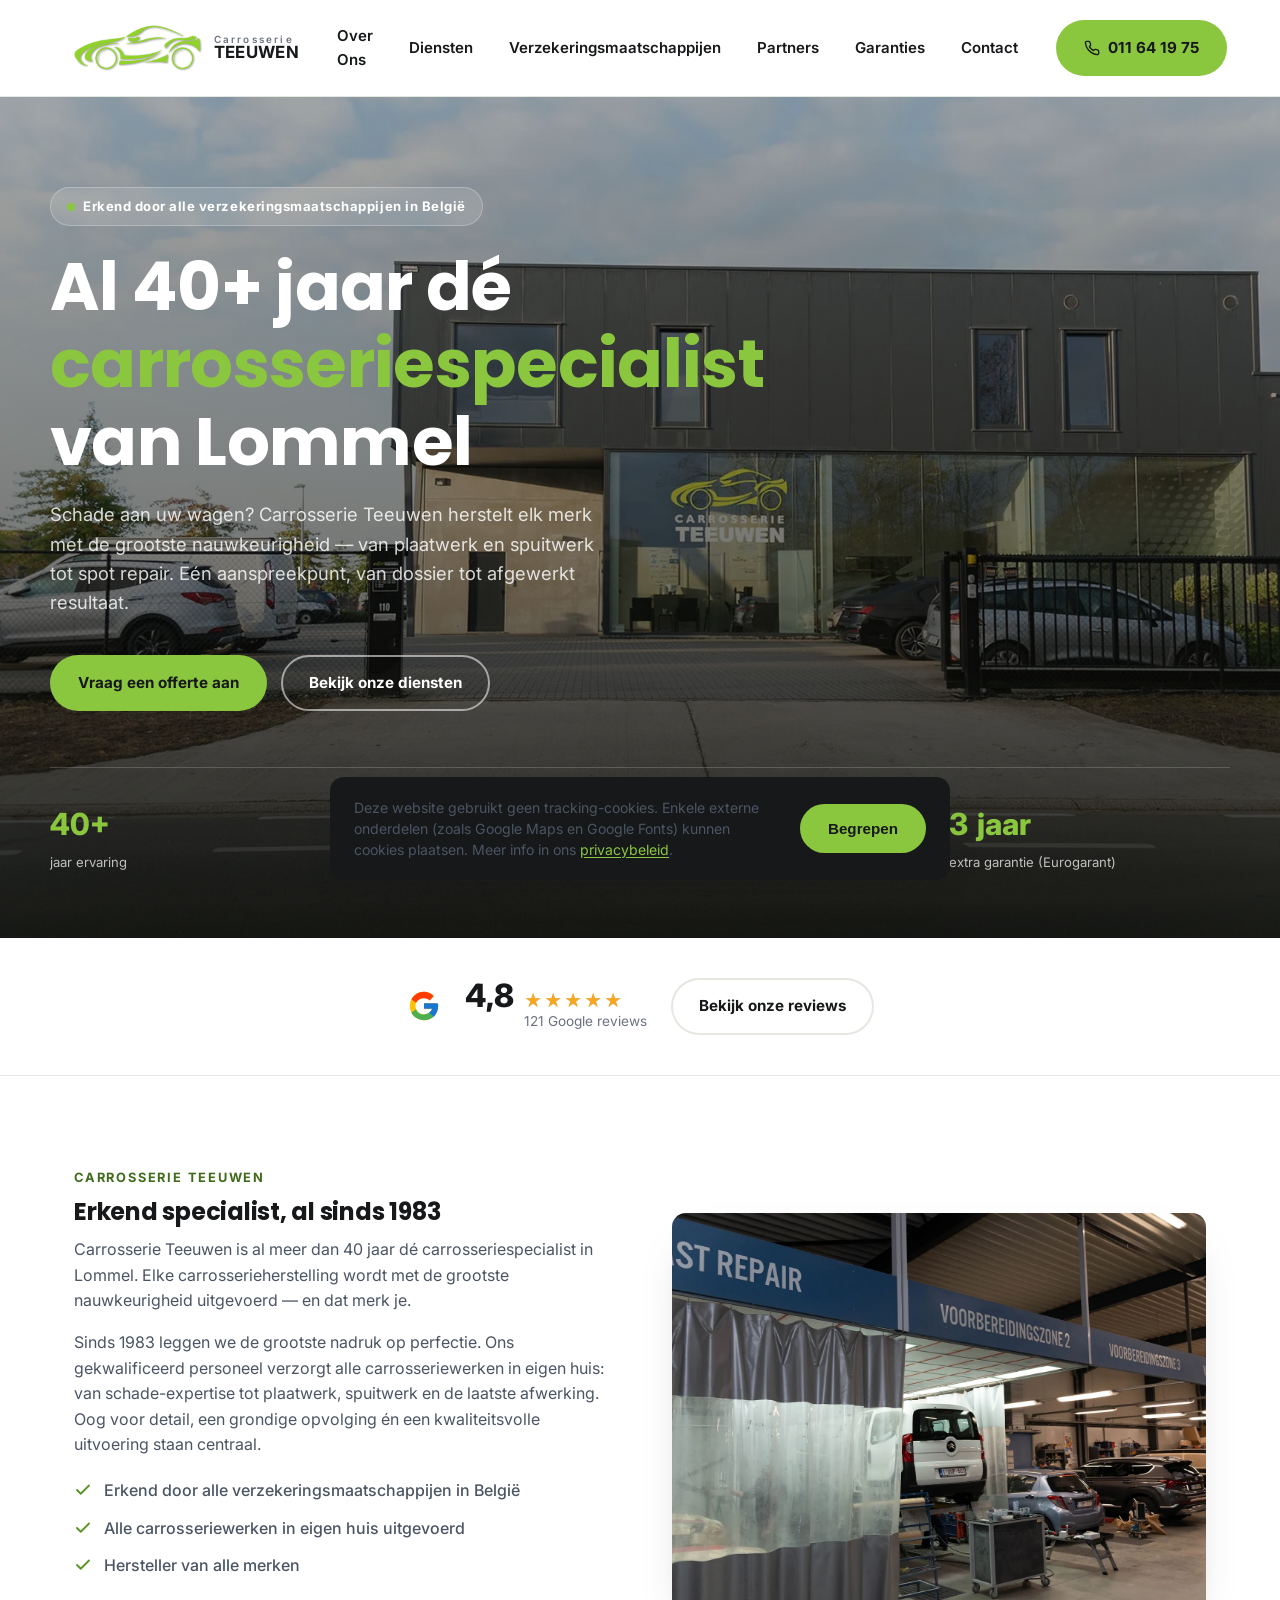
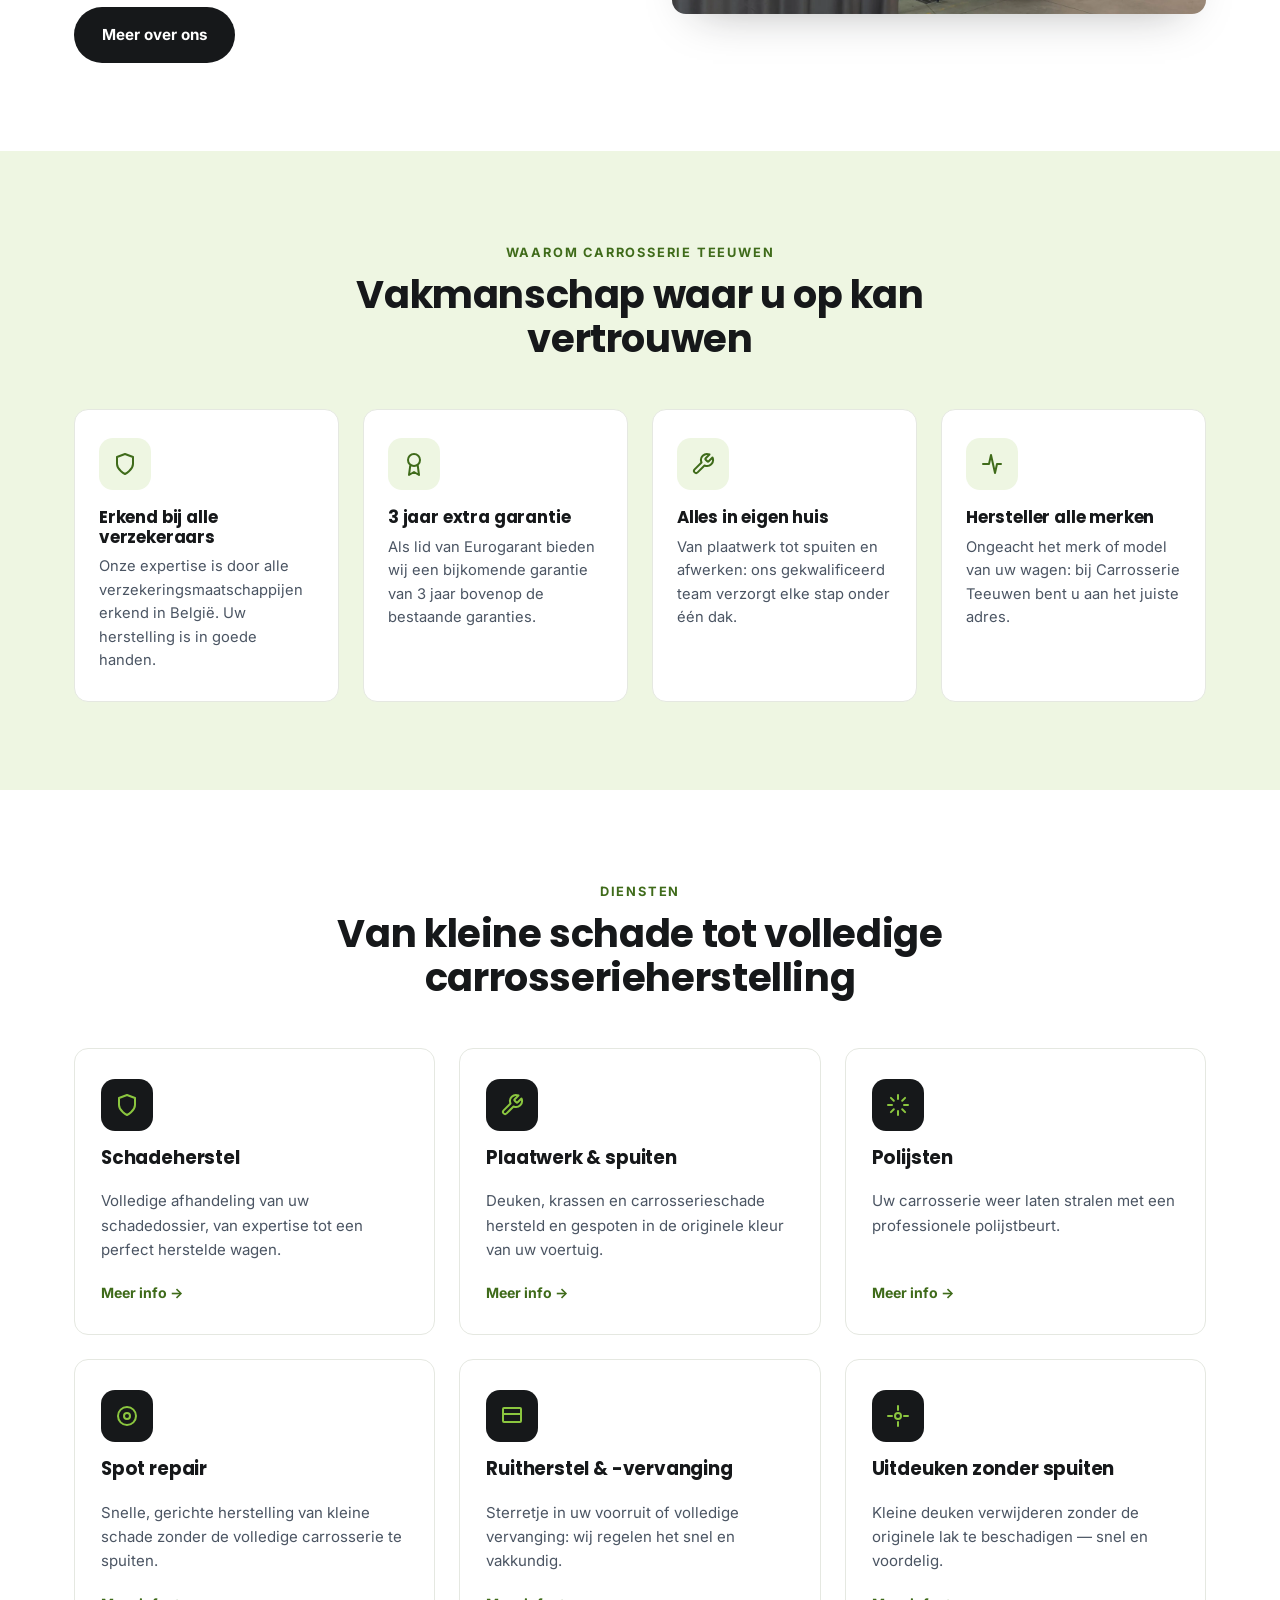
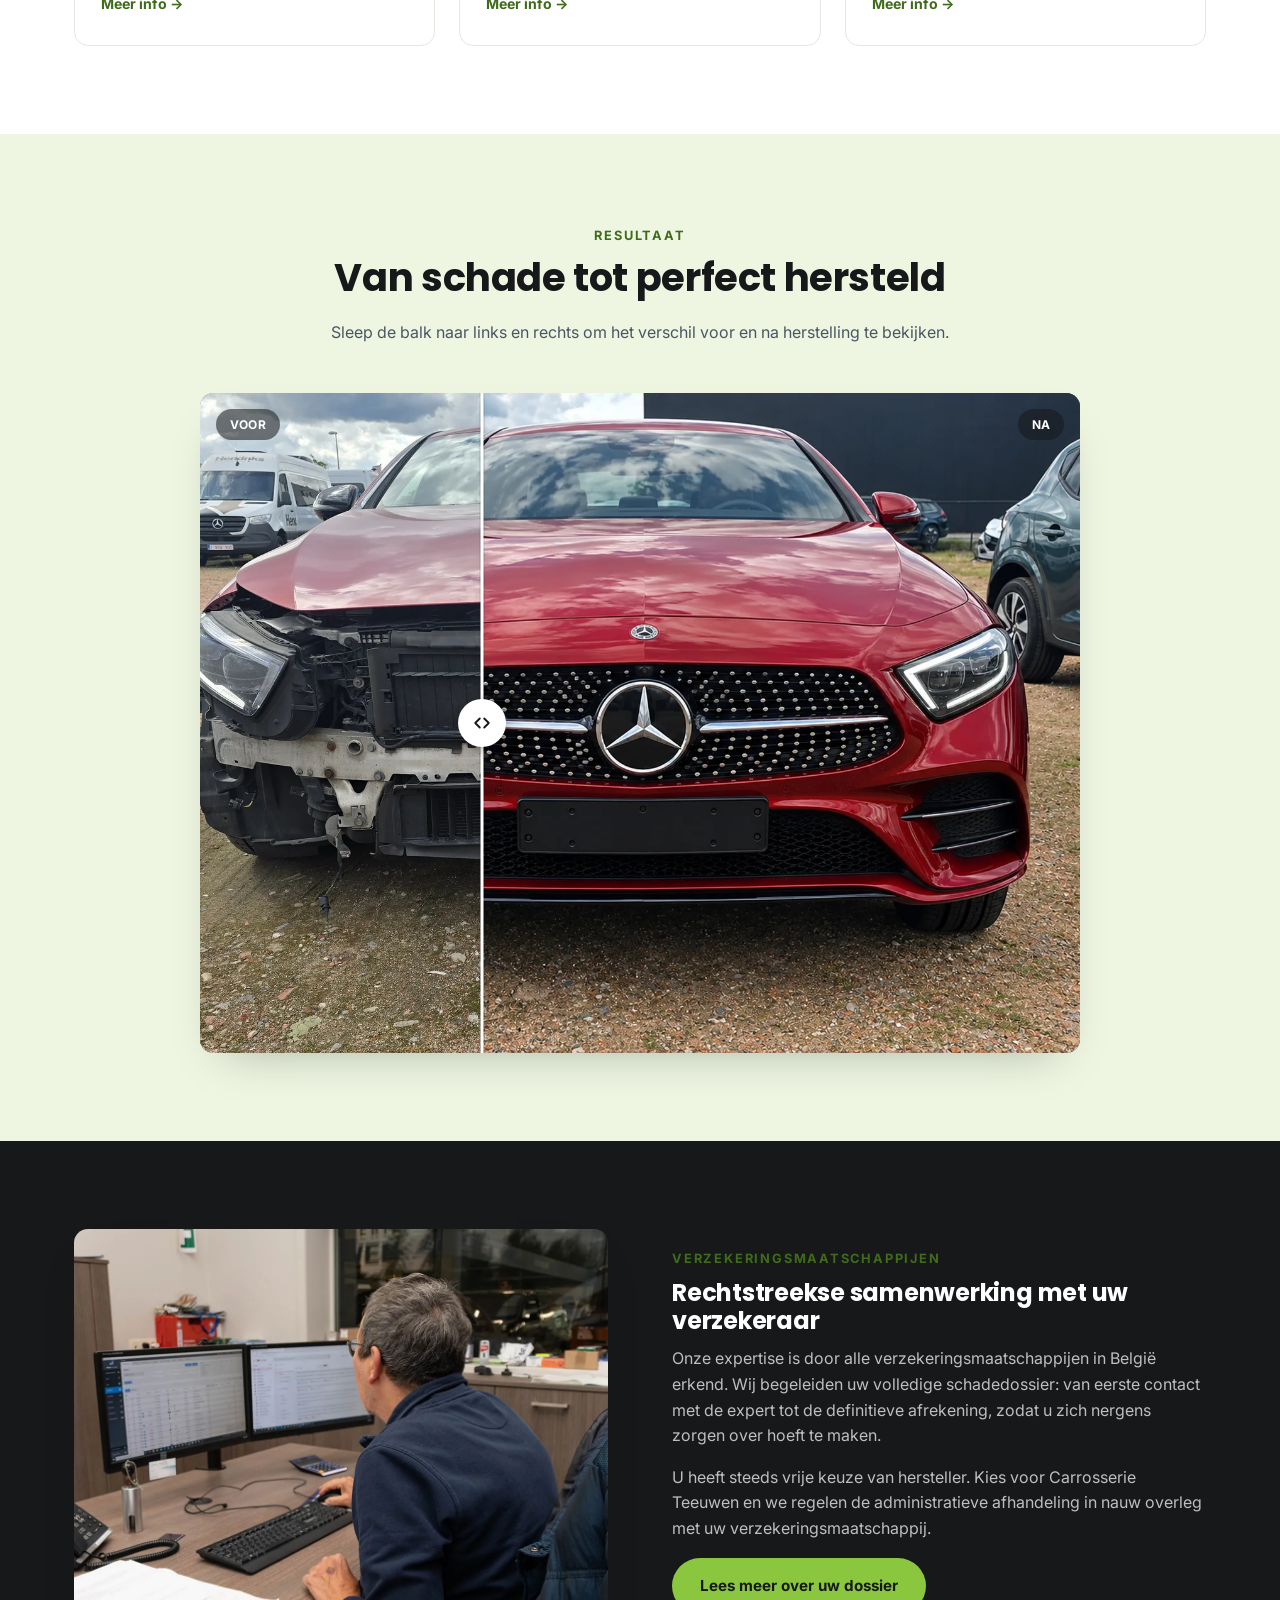
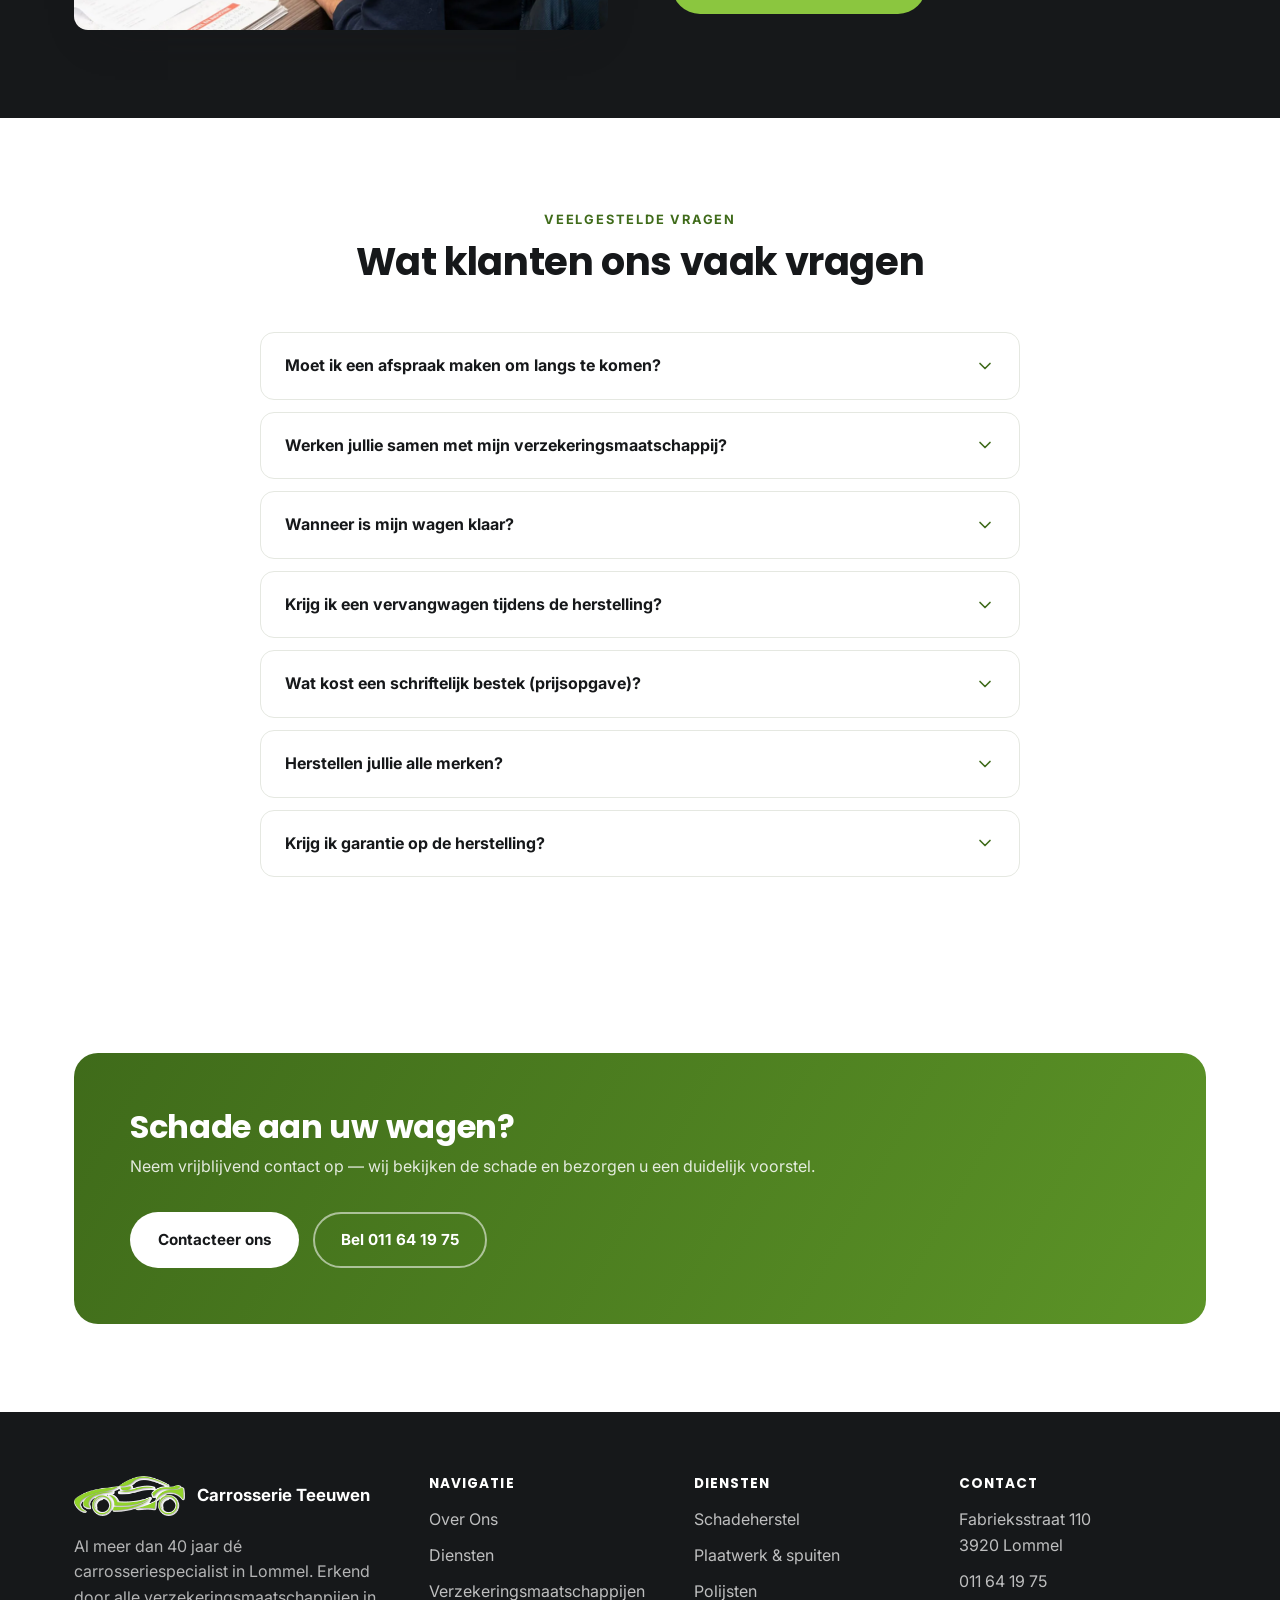
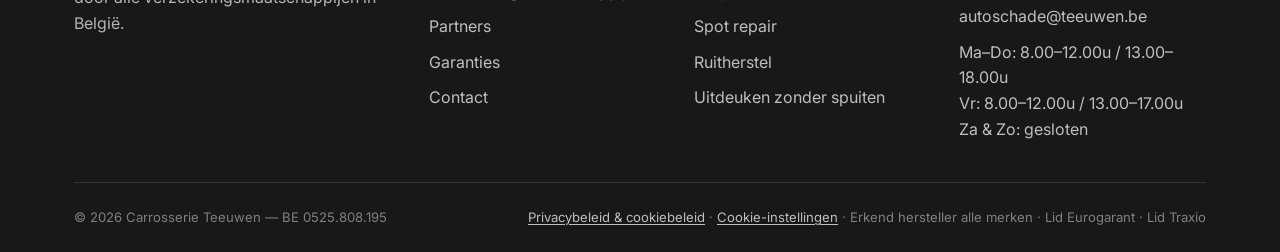
<file: index.html>
<!DOCTYPE html>
<html lang="nl">
<head>
<meta charset="UTF-8">
<meta name="viewport" content="width=device-width, initial-scale=1.0">
<title>Carrosserie Teeuwen — Erkend carrosseriehersteller in Lommel</title>
<meta name="description" content="Carrosserie Teeuwen: al meer dan 40 jaar dé carrosseriespecialist in Lommel. Erkend door alle verzekeringsmaatschappijen in België. Schadeherstel, plaatwerk, spuiten, polijsten en spot repair.">
<link rel="canonical" href="https://vingoldberg.github.io/Teeuwen/">
<meta property="og:type" content="website">
<meta property="og:site_name" content="Carrosserie Teeuwen">
<meta property="og:title" content="Carrosserie Teeuwen — Erkend carrosseriehersteller in Lommel">
<meta property="og:description" content="Carrosserie Teeuwen: al meer dan 40 jaar dé carrosseriespecialist in Lommel. Erkend door alle verzekeringsmaatschappijen in België. Schadeherstel, plaatwerk, spuiten, polijsten en spot repair.">
<meta property="og:url" content="https://vingoldberg.github.io/Teeuwen/">
<meta property="og:image" content="https://vingoldberg.github.io/Teeuwen/assets/og-image.jpg">
<meta property="og:image:width" content="1200">
<meta property="og:image:height" content="630">
<meta property="og:locale" content="nl_BE">
<meta name="twitter:card" content="summary_large_image">
<meta name="twitter:title" content="Carrosserie Teeuwen — Erkend carrosseriehersteller in Lommel">
<meta name="twitter:description" content="Carrosserie Teeuwen: al meer dan 40 jaar dé carrosseriespecialist in Lommel. Erkend door alle verzekeringsmaatschappijen in België. Schadeherstel, plaatwerk, spuiten, polijsten en spot repair.">
<meta name="twitter:image" content="https://vingoldberg.github.io/Teeuwen/assets/og-image.jpg">
<script type="application/ld+json">
{
  "@context": "https://schema.org",
  "@type": "AutoBodyShop",
  "name": "Carrosserie Teeuwen",
  "image": "https://vingoldberg.github.io/Teeuwen/assets/og-image.jpg",
  "url": "https://vingoldberg.github.io/Teeuwen/",
  "telephone": "+32 11 64 19 75",
  "email": "autoschade@teeuwen.be",
  "address": {
    "@type": "PostalAddress",
    "streetAddress": "Fabrieksstraat 110",
    "postalCode": "3920",
    "addressLocality": "Lommel",
    "addressCountry": "BE"
  },
  "geo": {
    "@type": "GeoCoordinates",
    "latitude": 51.2357104,
    "longitude": 5.3824912
  },
  "openingHoursSpecification": [
    {
      "@type": "OpeningHoursSpecification",
      "dayOfWeek": ["Monday", "Tuesday", "Wednesday", "Thursday", "Friday"],
      "opens": "08:00",
      "closes": "12:00"
    },
    {
      "@type": "OpeningHoursSpecification",
      "dayOfWeek": ["Monday", "Tuesday", "Wednesday", "Thursday"],
      "opens": "13:00",
      "closes": "18:00"
    },
    {
      "@type": "OpeningHoursSpecification",
      "dayOfWeek": ["Friday"],
      "opens": "13:00",
      "closes": "17:00"
    }
  ],
  "priceRange": "€€",
  "vatID": "BE0525808195",
  "sameAs": [
    "https://www.google.com/maps/place/Carrosserie+Teeuwen/@51.2357137,5.3799163,17z/data=!3m1!4b1!4m6!3m5!1s0x47c12b695b4f0eed:0xcc45eecaa745d80b!8m2!3d51.2357104!4d5.3824912!16s%2Fg%2F1tfzr1fz"
  ]
}
</script>
<link rel="icon" href="assets/favicon.png" type="image/png">
<link rel="apple-touch-icon" href="assets/apple-touch-icon.png">
<link rel="manifest" href="manifest.json">
<meta name="theme-color" content="#5c9427">
<link rel="preconnect" href="https://fonts.googleapis.com">
<link rel="preconnect" href="https://fonts.gstatic.com" crossorigin>
<link href="https://fonts.googleapis.com/css2?family=Inter:wght@400;500;600;700;800&family=Poppins:wght@600;700&display=swap" rel="stylesheet">
<link rel="stylesheet" href="css/style.css?v=20260909c">
</head>
<body>

<header class="header">
  <div class="container">
    <a class="brand" href="index.html">
      <img src="assets/logo-icon.png" alt="Logo Carrosserie Teeuwen" width="52" height="24">
      <span class="brand-word"><small>Carrosserie</small><strong>TEEUWEN</strong></span>
    </a>
    <nav class="nav">
      <a href="over-ons.html">Over Ons</a>
      <a href="diensten.html">Diensten</a>
      <a href="verzekeringsmaatschappijen.html">Verzekeringsmaatschappijen</a>
      <a href="partners.html">Partners</a>
      <a href="garanties.html">Garanties</a>
      <a href="contact.html">Contact</a>
    </nav>
    <div class="header-cta">
      <a class="btn btn-primary" href="tel:+3211641975">
        <svg width="16" height="16" viewBox="0 0 24 24" fill="none" stroke="currentColor" stroke-width="2" stroke-linecap="round" stroke-linejoin="round"><path d="M22 16.92v3a2 2 0 0 1-2.18 2 19.79 19.79 0 0 1-8.63-3.07 19.5 19.5 0 0 1-6-6 19.79 19.79 0 0 1-3.07-8.67A2 2 0 0 1 4.11 2h3a2 2 0 0 1 2 1.72c.13.96.36 1.9.7 2.81a2 2 0 0 1-.45 2.11L8.09 9.91a16 16 0 0 0 6 6l1.27-1.27a2 2 0 0 1 2.11-.45c.91.34 1.85.57 2.81.7A2 2 0 0 1 22 16.92z"/></svg>
        <span class="label">011 64 19 75</span>
      </a>
      <button class="nav-toggle" aria-label="Menu openen" aria-expanded="false"><span></span></button>
    </div>
  </div>
</header>

<section class="hero">
  <div class="hero-media" style="background-image:url('img/hero-pand.jpg');background-image:image-set(url('img/hero-pand.webp') type('image/webp'), url('img/hero-pand.jpg') type('image/jpeg'));"></div>
  <div class="hero-inner container">
    <div class="hero-badge"><span class="dot"></span> Erkend door alle verzekeringsmaatschappijen in België</div>
    <h1>Al 40+ jaar dé <em>carrosseriespecialist</em> van Lommel</h1>
    <p class="lead">Schade aan uw wagen? Carrosserie Teeuwen herstelt elk merk met de grootste nauwkeurigheid — van plaatwerk en spuitwerk tot spot repair. Eén aanspreekpunt, van dossier tot afgewerkt resultaat.</p>
    <div class="hero-actions">
      <a href="contact.html" class="btn btn-primary">Vraag een offerte aan</a>
      <a href="diensten.html" class="btn btn-outline">Bekijk onze diensten</a>
    </div>
    <div class="hero-stats">
      <div class="stat"><b><span data-count-to="40">0</span>+</b><span>jaar ervaring</span></div>
      <div class="stat"><b><span data-count-to="100">0</span>%</b><span>erkend bij alle verzekeraars</span></div>
      <div class="stat"><b>Alle</b><span>merken welkom</span></div>
      <div class="stat"><b><span data-count-to="3">0</span> jaar</b><span>extra garantie (Eurogarant)</span></div>
    </div>
  </div>
</section>

<section class="review-band">
  <div class="container">
    <a class="review-badge" href="https://www.google.com/maps/place/Carrosserie+Teeuwen/@51.2357137,5.3799163,17z/data=!3m1!4b1!4m6!3m5!1s0x47c12b695b4f0eed:0xcc45eecaa745d80b!8m2!3d51.2357104!4d5.3824912!16s%2Fg%2F1tfzr1fz" target="_blank" rel="noopener" style="text-decoration:none;">
      <svg class="g-icon" width="34" height="34" viewBox="0 0 48 48"><path fill="#FFC107" d="M43.6 20.5H42V20H24v8h11.3C33.7 32.9 29.3 36 24 36c-6.6 0-12-5.4-12-12s5.4-12 12-12c3.1 0 5.9 1.2 8 3.1l5.7-5.7C34.6 6.5 29.6 4 24 4 12.9 4 4 12.9 4 24s8.9 20 20 20 20-8.9 20-20c0-1.3-.1-2.7-.4-3.5z"/><path fill="#FF3D00" d="M6.3 14.7l6.6 4.8C14.5 15.9 18.9 13 24 13c3.1 0 5.9 1.2 8 3.1l5.7-5.7C34.6 6.5 29.6 4 24 4 16.3 4 9.6 8.3 6.3 14.7z"/><path fill="#4CAF50" d="M24 44c5.5 0 10.5-2.1 14.3-5.6l-6.6-5.6C29.6 34.6 26.9 36 24 36c-5.3 0-9.7-3.1-11.3-7.5l-6.6 5.1C9.5 39.6 16.2 44 24 44z"/><path fill="#1976D2" d="M43.6 20.5H42V20H24v8h11.3c-.8 2.2-2.2 4.1-4.1 5.4l6.6 5.6C39.5 37.8 44 32 44 24c0-1.3-.1-2.7-.4-3.5z"/></svg>
      <div class="review-score-block">
        <span class="review-score" data-review-score>4,7</span>
        <div class="review-details">
          <span class="stars" data-review-stars style="--rating:94%;" aria-label="4,7 van de 5 sterren"></span>
          <span class="review-count" data-review-count>120 Google reviews</span>
        </div>
      </div>
      <span class="btn btn-outline review-badge-cta">Bekijk onze reviews</span>
    </a>
  </div>
</section>

<section class="section">
  <div class="container">
    <div class="split">
      <div>
        <span class="eyebrow">Carrosserie Teeuwen</span>
        <h2>Erkend specialist, al sinds 1983</h2>
        <p>Carrosserie Teeuwen is al meer dan 40 jaar dé carrosseriespecialist in Lommel. Elke carrosserieherstelling wordt met de grootste nauwkeurigheid uitgevoerd — en dat merk je.</p>
        <p>Sinds 1983 leggen we de grootste nadruk op perfectie. Ons gekwalificeerd personeel verzorgt alle carrosseriewerken in eigen huis: van schade-expertise tot plaatwerk, spuitwerk en de laatste afwerking. Oog voor detail, een grondige opvolging én een kwaliteitsvolle uitvoering staan centraal.</p>
        <ul class="checklist">
          <li><svg width="18" height="18" viewBox="0 0 24 24" fill="none" stroke="currentColor" stroke-width="2.5" stroke-linecap="round" stroke-linejoin="round"><path d="M20 6 9 17l-5-5"/></svg> Erkend door alle verzekeringsmaatschappijen in België</li>
          <li><svg width="18" height="18" viewBox="0 0 24 24" fill="none" stroke="currentColor" stroke-width="2.5" stroke-linecap="round" stroke-linejoin="round"><path d="M20 6 9 17l-5-5"/></svg> Alle carrosseriewerken in eigen huis uitgevoerd</li>
          <li><svg width="18" height="18" viewBox="0 0 24 24" fill="none" stroke="currentColor" stroke-width="2.5" stroke-linecap="round" stroke-linejoin="round"><path d="M20 6 9 17l-5-5"/></svg> Hersteller van alle merken</li>
        </ul>
        <a href="over-ons.html" class="btn btn-dark">Meer over ons</a>
      </div>
      <div class="split-media">
        <div class="photo-frame" style="background-image:url('img/werkplaats.jpg');background-image:image-set(url('img/werkplaats.webp') type('image/webp'), url('img/werkplaats.jpg') type('image/jpeg'));">
        </div>
      </div>
    </div>
  </div>
</section>

<section class="section section-tint">
  <div class="container">
    <div class="section-head center">
      <span class="eyebrow">Waarom Carrosserie Teeuwen</span>
      <h2>Vakmanschap waar u op kan vertrouwen</h2>
    </div>
    <div class="usp-grid">
      <div class="usp">
        <div class="icon"><svg width="24" height="24" viewBox="0 0 24 24" fill="none" stroke="currentColor" stroke-width="2" stroke-linecap="round" stroke-linejoin="round"><path d="M12 22s8-4 8-10V5l-8-3-8 3v7c0 6 8 10 8 10z"/></svg></div>
        <h3>Erkend bij alle verzekeraars</h3>
        <p>Onze expertise is door alle verzekeringsmaatschappijen erkend in België. Uw herstelling is in goede handen.</p>
      </div>
      <div class="usp">
        <div class="icon"><svg width="24" height="24" viewBox="0 0 24 24" fill="none" stroke="currentColor" stroke-width="2" stroke-linecap="round" stroke-linejoin="round"><circle cx="12" cy="8" r="6"/><path d="M8.21 13.89 7 23l5-3 5 3-1.21-9.12"/></svg></div>
        <h3>3 jaar extra garantie</h3>
        <p>Als lid van Eurogarant bieden wij een bijkomende garantie van 3 jaar bovenop de bestaande garanties.</p>
      </div>
      <div class="usp">
        <div class="icon"><svg width="24" height="24" viewBox="0 0 24 24" fill="none" stroke="currentColor" stroke-width="2" stroke-linecap="round" stroke-linejoin="round"><path d="M14.7 6.3a1 1 0 0 0 0 1.4l1.6 1.6a1 1 0 0 0 1.4 0l3.77-3.77a6 6 0 0 1-7.94 7.94l-6.91 6.91a2.12 2.12 0 0 1-3-3l6.91-6.91a6 6 0 0 1 7.94-7.94l-3.76 3.76z"/></svg></div>
        <h3>Alles in eigen huis</h3>
        <p>Van plaatwerk tot spuiten en afwerken: ons gekwalificeerd team verzorgt elke stap onder één dak.</p>
      </div>
      <div class="usp">
        <div class="icon"><svg width="24" height="24" viewBox="0 0 24 24" fill="none" stroke="currentColor" stroke-width="2" stroke-linecap="round" stroke-linejoin="round"><path d="M3 12h6l2-9 4 18 2-9h4"/></svg></div>
        <h3>Hersteller alle merken</h3>
        <p>Ongeacht het merk of model van uw wagen: bij Carrosserie Teeuwen bent u aan het juiste adres.</p>
      </div>
    </div>
  </div>
</section>

<section class="section">
  <div class="container">
    <div class="section-head center">
      <span class="eyebrow">Diensten</span>
      <h2>Van kleine schade tot volledige carrosserieherstelling</h2>
    </div>
    <div class="card-grid">
      <div class="service-card">
        <div class="icon"><svg width="24" height="24" viewBox="0 0 24 24" fill="none" stroke="currentColor" stroke-width="2" stroke-linecap="round" stroke-linejoin="round"><path d="M12 22s8-4 8-10V5l-8-3-8 3v7c0 6 8 10 8 10z"/></svg></div>
        <h3>Schadeherstel</h3>
        <p>Volledige afhandeling van uw schadedossier, van expertise tot een perfect herstelde wagen.</p>
        <a class="learn" href="diensten.html">Meer info →</a>
      </div>
      <div class="service-card">
        <div class="icon"><svg width="24" height="24" viewBox="0 0 24 24" fill="none" stroke="currentColor" stroke-width="2" stroke-linecap="round" stroke-linejoin="round"><path d="M14.7 6.3a1 1 0 0 0 0 1.4l1.6 1.6a1 1 0 0 0 1.4 0l3.77-3.77a6 6 0 0 1-7.94 7.94l-6.91 6.91a2.12 2.12 0 0 1-3-3l6.91-6.91a6 6 0 0 1 7.94-7.94l-3.76 3.76z"/></svg></div>
        <h3>Plaatwerk &amp; spuiten</h3>
        <p>Deuken, krassen en carrosserieschade hersteld en gespoten in de originele kleur van uw voertuig.</p>
        <a class="learn" href="diensten.html">Meer info →</a>
      </div>
      <div class="service-card">
        <div class="icon"><svg width="24" height="24" viewBox="0 0 24 24" fill="none" stroke="currentColor" stroke-width="2" stroke-linecap="round" stroke-linejoin="round"><path d="M12 2v4M12 18v4M4.9 4.9l2.9 2.9M16.2 16.2l2.9 2.9M2 12h4M18 12h4M4.9 19.1l2.9-2.9M16.2 7.8l2.9-2.9"/></svg></div>
        <h3>Polijsten</h3>
        <p>Uw carrosserie weer laten stralen met een professionele polijstbeurt.</p>
        <a class="learn" href="diensten.html">Meer info →</a>
      </div>
      <div class="service-card">
        <div class="icon"><svg width="24" height="24" viewBox="0 0 24 24" fill="none" stroke="currentColor" stroke-width="2" stroke-linecap="round" stroke-linejoin="round"><circle cx="12" cy="12" r="9"/><circle cx="12" cy="12" r="3"/></svg></div>
        <h3>Spot repair</h3>
        <p>Snelle, gerichte herstelling van kleine schade zonder de volledige carrosserie te spuiten.</p>
        <a class="learn" href="diensten.html">Meer info →</a>
      </div>
      <div class="service-card">
        <div class="icon"><svg width="24" height="24" viewBox="0 0 24 24" fill="none" stroke="currentColor" stroke-width="2" stroke-linecap="round" stroke-linejoin="round"><rect x="3" y="4" width="18" height="14" rx="1"/><path d="M3 10h18"/></svg></div>
        <h3>Ruitherstel &amp; -vervanging</h3>
        <p>Sterretje in uw voorruit of volledige vervanging: wij regelen het snel en vakkundig.</p>
        <a class="learn" href="diensten.html">Meer info →</a>
      </div>
      <div class="service-card">
        <div class="icon"><svg width="24" height="24" viewBox="0 0 24 24" fill="none" stroke="currentColor" stroke-width="2" stroke-linecap="round" stroke-linejoin="round"><path d="M15 12a3 3 0 1 1-6 0 3 3 0 0 1 6 0z"/><path d="M2 12h4M18 12h4M12 2v4M12 18v4"/></svg></div>
        <h3>Uitdeuken zonder spuiten</h3>
        <p>Kleine deuken verwijderen zonder de originele lak te beschadigen — snel en voordelig.</p>
        <a class="learn" href="diensten.html">Meer info →</a>
      </div>
    </div>
  </div>
</section>

<section class="section section-tint">
  <div class="container">
    <div class="section-head center">
      <span class="eyebrow">Resultaat</span>
      <h2>Van schade tot perfect hersteld</h2>
      <p>Sleep de balk naar links en rechts om het verschil voor en na herstelling te bekijken.</p>
    </div>
    <div class="ba-slider">
      <picture>
        <source srcset="img/voor-na/voorbeeld-1-na.webp?v=20260909c" type="image/webp">
        <img class="ba-img ba-after" src="img/voor-na/voorbeeld-1-na.jpg?v=20260909c" data-fallback="assets/voorbeeld-hersteld.svg" alt="Wagen na herstelling door Carrosserie Teeuwen">
      </picture>
      <div class="ba-before-clip">
        <picture>
          <source srcset="img/voor-na/voorbeeld-1-voor.webp?v=20260909c" type="image/webp">
          <img class="ba-img ba-before" src="img/voor-na/voorbeeld-1-voor.jpg?v=20260909c" data-fallback="assets/voorbeeld-schade.svg" alt="Schade voor herstelling door Carrosserie Teeuwen">
        </picture>
      </div>
      <div class="ba-divider"></div>
      <div class="ba-handle" aria-hidden="true">
        <svg width="18" height="18" viewBox="0 0 24 24" fill="none" stroke="currentColor" stroke-width="2.5" stroke-linecap="round" stroke-linejoin="round"><path d="m9 6-6 6 6 6M15 6l6 6-6 6"/></svg>
      </div>
      <span class="ba-tag ba-tag-before">Voor</span>
      <span class="ba-tag ba-tag-after">Na</span>
      <input type="range" class="ba-range" min="0" max="100" value="50" aria-label="Sleep om schade en herstelling te vergelijken">
    </div>
    <p class="ba-caption ba-caption-placeholder">Voorbeeldillustratie — vervangen zodra eigen foto's beschikbaar zijn.</p>
  </div>
</section>

<section class="section section-dark">
  <div class="container">
    <div class="split">
      <div class="split-media">
        <div class="photo-frame" style="background-image:url('img/kantoor-dossier.jpg');background-image:image-set(url('img/kantoor-dossier.webp') type('image/webp'), url('img/kantoor-dossier.jpg') type('image/jpeg'));">
        </div>
      </div>
      <div>
        <span class="eyebrow">Verzekeringsmaatschappijen</span>
        <h2>Rechtstreekse samenwerking met uw verzekeraar</h2>
        <p>Onze expertise is door alle verzekeringsmaatschappijen in België erkend. Wij begeleiden uw volledige schadedossier: van eerste contact met de expert tot de definitieve afrekening, zodat u zich nergens zorgen over hoeft te maken.</p>
        <p>U heeft steeds vrije keuze van hersteller. Kies voor Carrosserie Teeuwen en we regelen de administratieve afhandeling in nauw overleg met uw verzekeringsmaatschappij.</p>
        <a href="verzekeringsmaatschappijen.html" class="btn btn-primary">Lees meer over uw dossier</a>
      </div>
    </div>
  </div>
</section>

<section class="section">
  <div class="container">
    <div class="section-head center">
      <span class="eyebrow">Veelgestelde vragen</span>
      <h2>Wat klanten ons vaak vragen</h2>
    </div>
    <div class="faq-list">
      <details class="faq-item">
        <summary>Moet ik een afspraak maken om langs te komen?<svg class="chevron" width="20" height="20" viewBox="0 0 24 24" fill="none" stroke="currentColor" stroke-width="2" stroke-linecap="round" stroke-linejoin="round"><path d="m6 9 6 6 6-6"/></svg></summary>
        <p>Nee, u kan gewoon langskomen tijdens onze openingsuren — een afspraak maken is niet nodig.</p>
      </details>
      <details class="faq-item">
        <summary>Werken jullie samen met mijn verzekeringsmaatschappij?<svg class="chevron" width="20" height="20" viewBox="0 0 24 24" fill="none" stroke="currentColor" stroke-width="2" stroke-linecap="round" stroke-linejoin="round"><path d="m6 9 6 6 6-6"/></svg></summary>
        <p>Ja, wij zijn erkend door alle verzekeringsmaatschappijen in België en nemen rechtstreeks contact op met uw verzekeraar en de expert, zodat u zich geen zorgen hoeft te maken over de administratieve afhandeling.</p>
      </details>
      <details class="faq-item">
        <summary>Wanneer is mijn wagen klaar?<svg class="chevron" width="20" height="20" viewBox="0 0 24 24" fill="none" stroke="currentColor" stroke-width="2" stroke-linecap="round" stroke-linejoin="round"><path d="m6 9 6 6 6-6"/></svg></summary>
        <p>Een gewone herstelling ronden we meestal af binnen de week. Zodra uw wagen klaar is, bellen wij u op.</p>
      </details>
      <details class="faq-item">
        <summary>Krijg ik een vervangwagen tijdens de herstelling?<svg class="chevron" width="20" height="20" viewBox="0 0 24 24" fill="none" stroke="currentColor" stroke-width="2" stroke-linecap="round" stroke-linejoin="round"><path d="m6 9 6 6 6-6"/></svg></summary>
        <p>Ja, wij bieden gratis een vervangwagen aan. Kiest u ervoor om geen vervangwagen te nemen, dan kunnen wij uw wagen vaak sneller inplannen — met een vervangwagen duurt de herstelling doorgaans iets langer.</p>
      </details>
      <details class="faq-item">
        <summary>Wat kost een schriftelijk bestek (prijsopgave)?<svg class="chevron" width="20" height="20" viewBox="0 0 24 24" fill="none" stroke="currentColor" stroke-width="2" stroke-linecap="round" stroke-linejoin="round"><path d="m6 9 6 6 6-6"/></svg></summary>
        <p>Voor het opmaken van een schriftelijk bestek rekenen wij €65 (excl. btw).</p>
      </details>
      <details class="faq-item">
        <summary>Herstellen jullie alle merken?<svg class="chevron" width="20" height="20" viewBox="0 0 24 24" fill="none" stroke="currentColor" stroke-width="2" stroke-linecap="round" stroke-linejoin="round"><path d="m6 9 6 6 6-6"/></svg></summary>
        <p>Ja, ons team herstelt alle merken en modellen.</p>
      </details>
      <details class="faq-item">
        <summary>Krijg ik garantie op de herstelling?<svg class="chevron" width="20" height="20" viewBox="0 0 24 24" fill="none" stroke="currentColor" stroke-width="2" stroke-linecap="round" stroke-linejoin="round"><path d="m6 9 6 6 6-6"/></svg></summary>
        <p>Ja, als lid van Eurogarant bieden wij een bijkomende garantie van 3 jaar bovenop de bestaande wettelijke garantie.</p>
      </details>
    </div>
  </div>
</section>

<script type="application/ld+json">
{
  "@context": "https://schema.org",
  "@type": "FAQPage",
  "mainEntity": [
    {
      "@type": "Question",
      "name": "Moet ik een afspraak maken om langs te komen?",
      "acceptedAnswer": { "@type": "Answer", "text": "Nee, u kan gewoon langskomen tijdens onze openingsuren — een afspraak maken is niet nodig." }
    },
    {
      "@type": "Question",
      "name": "Werken jullie samen met mijn verzekeringsmaatschappij?",
      "acceptedAnswer": { "@type": "Answer", "text": "Ja, wij zijn erkend door alle verzekeringsmaatschappijen in België en nemen rechtstreeks contact op met uw verzekeraar en de expert, zodat u zich geen zorgen hoeft te maken over de administratieve afhandeling." }
    },
    {
      "@type": "Question",
      "name": "Wanneer is mijn wagen klaar?",
      "acceptedAnswer": { "@type": "Answer", "text": "Een gewone herstelling ronden we meestal af binnen de week. Zodra uw wagen klaar is, bellen wij u op." }
    },
    {
      "@type": "Question",
      "name": "Krijg ik een vervangwagen tijdens de herstelling?",
      "acceptedAnswer": { "@type": "Answer", "text": "Ja, wij bieden gratis een vervangwagen aan. Kiest u ervoor om geen vervangwagen te nemen, dan kunnen wij uw wagen vaak sneller inplannen — met een vervangwagen duurt de herstelling doorgaans iets langer." }
    },
    {
      "@type": "Question",
      "name": "Wat kost een schriftelijk bestek (prijsopgave)?",
      "acceptedAnswer": { "@type": "Answer", "text": "Voor het opmaken van een schriftelijk bestek rekenen wij €65 (excl. btw)." }
    },
    {
      "@type": "Question",
      "name": "Herstellen jullie alle merken?",
      "acceptedAnswer": { "@type": "Answer", "text": "Ja, ons team herstelt alle merken en modellen." }
    },
    {
      "@type": "Question",
      "name": "Krijg ik garantie op de herstelling?",
      "acceptedAnswer": { "@type": "Answer", "text": "Ja, als lid van Eurogarant bieden wij een bijkomende garantie van 3 jaar bovenop de bestaande wettelijke garantie." }
    }
  ]
}
</script>

<section class="section">
  <div class="container">
    <div class="cta-band">
      <div>
        <h2>Schade aan uw wagen?</h2>
        <p>Neem vrijblijvend contact op — wij bekijken de schade en bezorgen u een duidelijk voorstel.</p>
      </div>
      <div class="hero-actions">
        <a href="contact.html" class="btn btn-primary">Contacteer ons</a>
        <a href="tel:+3211641975" class="btn btn-outline">Bel 011 64 19 75</a>
      </div>
    </div>
  </div>
</section>

<footer class="footer">
  <div class="container">
    <div class="footer-grid">
      <div>
        <div class="footer-brand">
          <img src="assets/logo-icon.png" alt="Logo Carrosserie Teeuwen" class="footer-logo-icon">
          <strong>Carrosserie Teeuwen</strong>
        </div>
        <p>Al meer dan 40 jaar dé carrosseriespecialist in Lommel. Erkend door alle verzekeringsmaatschappijen in België.</p>
      </div>
      <div>
        <h4>Navigatie</h4>
        <ul>
          <li><a href="over-ons.html">Over Ons</a></li>
          <li><a href="diensten.html">Diensten</a></li>
          <li><a href="verzekeringsmaatschappijen.html">Verzekeringsmaatschappijen</a></li>
          <li><a href="partners.html">Partners</a></li>
          <li><a href="garanties.html">Garanties</a></li>
          <li><a href="contact.html">Contact</a></li>
        </ul>
      </div>
      <div>
        <h4>Diensten</h4>
        <ul>
          <li><a href="diensten.html">Schadeherstel</a></li>
          <li><a href="diensten.html">Plaatwerk &amp; spuiten</a></li>
          <li><a href="diensten.html">Polijsten</a></li>
          <li><a href="diensten.html">Spot repair</a></li>
          <li><a href="diensten.html">Ruitherstel</a></li>
          <li><a href="diensten.html">Uitdeuken zonder spuiten</a></li>
        </ul>
      </div>
      <div>
        <h4>Contact</h4>
        <ul>
          <li>Fabrieksstraat 110<br>3920 Lommel</li>
          <li><a href="tel:+3211641975">011 64 19 75</a></li>
          <li><a href="mailto:autoschade@teeuwen.be">autoschade@teeuwen.be</a></li>
          <li>Ma–Do: 8.00–12.00u / 13.00–18.00u<br>Vr: 8.00–12.00u / 13.00–17.00u<br>Za &amp; Zo: gesloten</li>
        </ul>
      </div>
    </div>
    <div class="footer-bottom">
      <span>&copy; <span data-year></span> Carrosserie Teeuwen — BE 0525.808.195</span>
      <span><a href="privacybeleid.html">Privacybeleid &amp; cookiebeleid</a> · <a href="#" data-reopen-cookie-notice>Cookie-instellingen</a> · Erkend hersteller alle merken · Lid Eurogarant · Lid Traxio</span>
    </div>
  </div>
</footer>

<script src="assets/google-reviews.js"></script>
<div class="cookie-notice" data-cookie-notice>
  <p>Deze website gebruikt geen tracking-cookies. Enkele externe onderdelen (zoals Google Maps en Google Fonts) kunnen cookies plaatsen. Meer info in ons <a href="privacybeleid.html">privacybeleid</a>.</p>
  <button type="button" class="btn btn-primary" data-cookie-accept>Begrepen</button>
</div>

<script src="js/main.js?v=20260909c"></script>
</body>
</html>
</file>
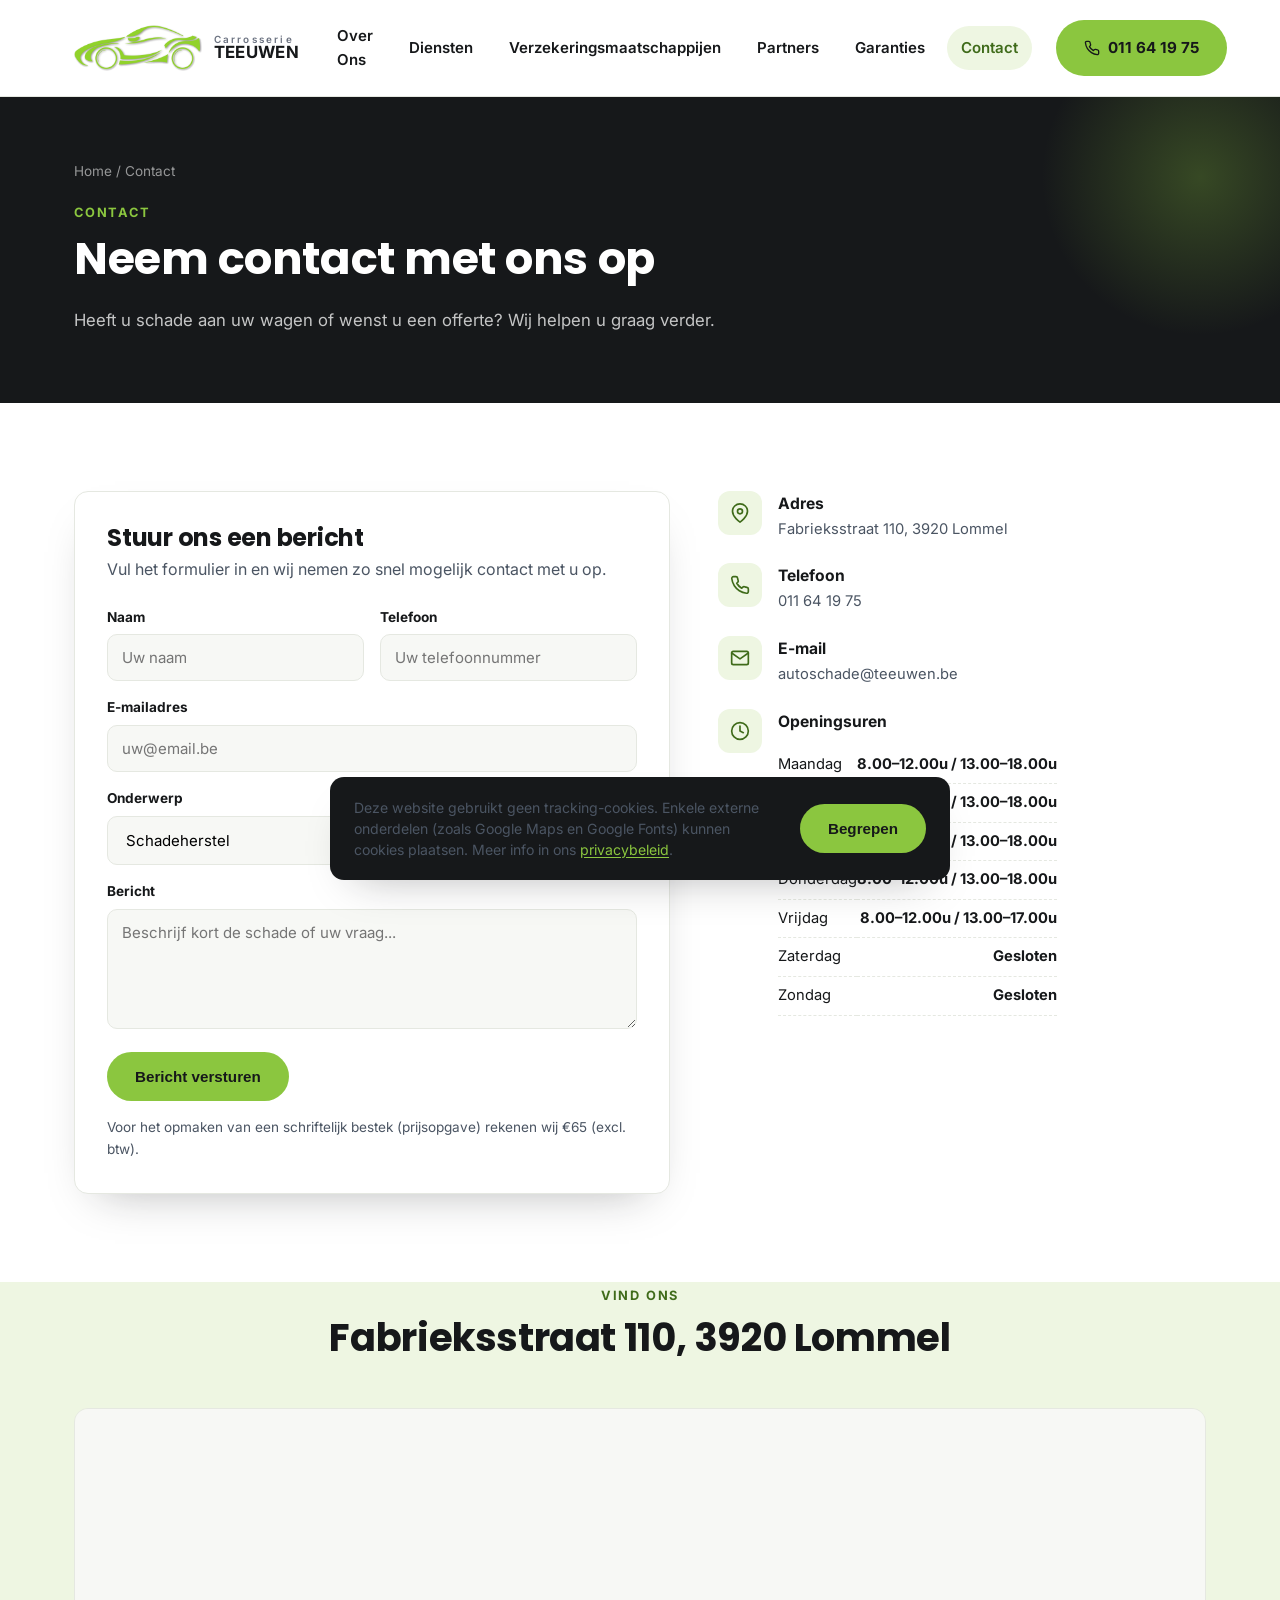
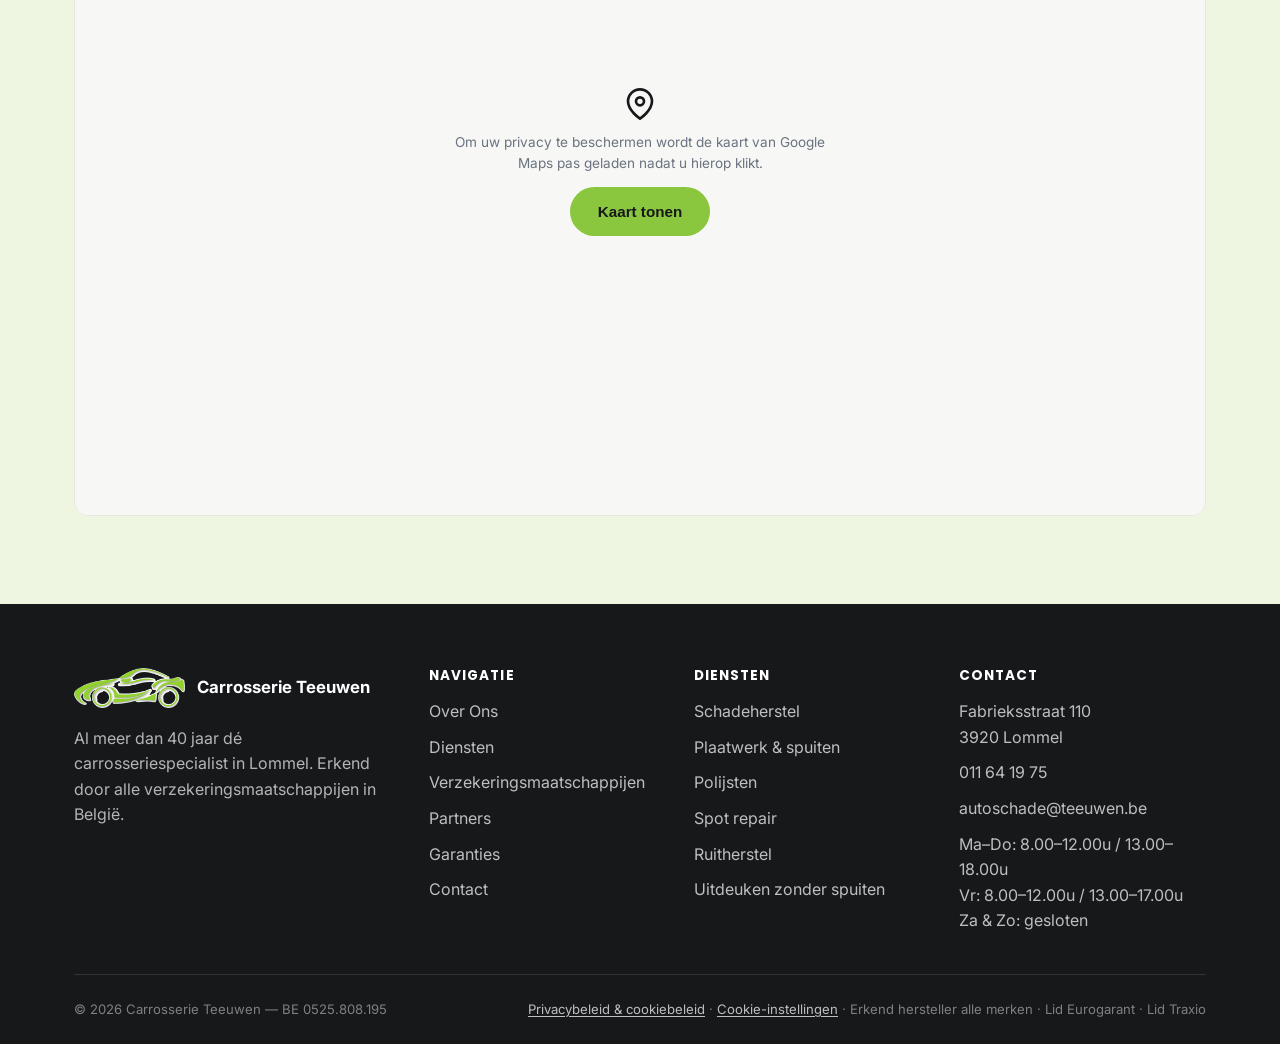
<file: contact.html>
<!DOCTYPE html>
<html lang="nl">
<head>
<meta charset="UTF-8">
<meta name="viewport" content="width=device-width, initial-scale=1.0">
<title>Contact — Carrosserie Teeuwen</title>
<meta name="description" content="Contacteer Carrosserie Teeuwen: Fabrieksstraat 110, 3920 Lommel. Tel. 011 64 19 75 — autoschade@teeuwen.be. Ma–Do 8.00–12.00u en 13.00–18.00u, Vr tot 17.00u.">
<link rel="canonical" href="https://vingoldberg.github.io/Teeuwen/contact.html">
<meta property="og:type" content="website">
<meta property="og:site_name" content="Carrosserie Teeuwen">
<meta property="og:title" content="Contact — Carrosserie Teeuwen">
<meta property="og:description" content="Contacteer Carrosserie Teeuwen: Fabrieksstraat 110, 3920 Lommel. Tel. 011 64 19 75 — autoschade@teeuwen.be. Ma–Do 8.00–12.00u en 13.00–18.00u, Vr tot 17.00u.">
<meta property="og:url" content="https://vingoldberg.github.io/Teeuwen/contact.html">
<meta property="og:image" content="https://vingoldberg.github.io/Teeuwen/assets/og-image.jpg">
<meta property="og:image:width" content="1200">
<meta property="og:image:height" content="630">
<meta property="og:locale" content="nl_BE">
<meta name="twitter:card" content="summary_large_image">
<meta name="twitter:title" content="Contact — Carrosserie Teeuwen">
<meta name="twitter:description" content="Contacteer Carrosserie Teeuwen: Fabrieksstraat 110, 3920 Lommel. Tel. 011 64 19 75 — autoschade@teeuwen.be. Ma–Do 8.00–12.00u en 13.00–18.00u, Vr tot 17.00u.">
<meta name="twitter:image" content="https://vingoldberg.github.io/Teeuwen/assets/og-image.jpg">
<script type="application/ld+json">
{
  "@context": "https://schema.org",
  "@type": "AutoBodyShop",
  "name": "Carrosserie Teeuwen",
  "image": "https://vingoldberg.github.io/Teeuwen/assets/og-image.jpg",
  "url": "https://vingoldberg.github.io/Teeuwen/contact.html",
  "telephone": "+32 11 64 19 75",
  "email": "autoschade@teeuwen.be",
  "address": {
    "@type": "PostalAddress",
    "streetAddress": "Fabrieksstraat 110",
    "postalCode": "3920",
    "addressLocality": "Lommel",
    "addressCountry": "BE"
  },
  "geo": {
    "@type": "GeoCoordinates",
    "latitude": 51.2357104,
    "longitude": 5.3824912
  },
  "openingHoursSpecification": [
    {
      "@type": "OpeningHoursSpecification",
      "dayOfWeek": ["Monday", "Tuesday", "Wednesday", "Thursday", "Friday"],
      "opens": "08:00",
      "closes": "12:00"
    },
    {
      "@type": "OpeningHoursSpecification",
      "dayOfWeek": ["Monday", "Tuesday", "Wednesday", "Thursday"],
      "opens": "13:00",
      "closes": "18:00"
    },
    {
      "@type": "OpeningHoursSpecification",
      "dayOfWeek": ["Friday"],
      "opens": "13:00",
      "closes": "17:00"
    }
  ],
  "priceRange": "€€",
  "vatID": "BE0525808195",
  "sameAs": [
    "https://www.google.com/maps/place/Carrosserie+Teeuwen/@51.2357137,5.3799163,17z/data=!3m1!4b1!4m6!3m5!1s0x47c12b695b4f0eed:0xcc45eecaa745d80b!8m2!3d51.2357104!4d5.3824912!16s%2Fg%2F1tfzr1fz"
  ]
}
</script>
<link rel="icon" href="assets/favicon.png" type="image/png">
<link rel="apple-touch-icon" href="assets/apple-touch-icon.png">
<link rel="manifest" href="manifest.json">
<meta name="theme-color" content="#5c9427">
<link rel="preconnect" href="https://fonts.googleapis.com">
<link rel="preconnect" href="https://fonts.gstatic.com" crossorigin>
<link href="https://fonts.googleapis.com/css2?family=Inter:wght@400;500;600;700;800&family=Poppins:wght@600;700&display=swap" rel="stylesheet">
<link rel="stylesheet" href="css/style.css?v=20260909c">
</head>
<body>

<header class="header">
  <div class="container">
    <a class="brand" href="index.html">
      <img src="assets/logo-icon.png" alt="Logo Carrosserie Teeuwen" width="52" height="24">
      <span class="brand-word"><small>Carrosserie</small><strong>TEEUWEN</strong></span>
    </a>
    <nav class="nav">
      <a href="over-ons.html">Over Ons</a>
      <a href="diensten.html">Diensten</a>
      <a href="verzekeringsmaatschappijen.html">Verzekeringsmaatschappijen</a>
      <a href="partners.html">Partners</a>
      <a href="garanties.html">Garanties</a>
      <a href="contact.html" class="active">Contact</a>
    </nav>
    <div class="header-cta">
      <a class="btn btn-primary" href="tel:+3211641975">
        <svg width="16" height="16" viewBox="0 0 24 24" fill="none" stroke="currentColor" stroke-width="2" stroke-linecap="round" stroke-linejoin="round"><path d="M22 16.92v3a2 2 0 0 1-2.18 2 19.79 19.79 0 0 1-8.63-3.07 19.5 19.5 0 0 1-6-6 19.79 19.79 0 0 1-3.07-8.67A2 2 0 0 1 4.11 2h3a2 2 0 0 1 2 1.72c.13.96.36 1.9.7 2.81a2 2 0 0 1-.45 2.11L8.09 9.91a16 16 0 0 0 6 6l1.27-1.27a2 2 0 0 1 2.11-.45c.91.34 1.85.57 2.81.7A2 2 0 0 1 22 16.92z"/></svg>
        <span class="label">011 64 19 75</span>
      </a>
      <button class="nav-toggle" aria-label="Menu openen" aria-expanded="false"><span></span></button>
    </div>
  </div>
</header>

<section class="page-hero">
  <div class="container">
    <div class="breadcrumb"><a href="index.html">Home</a> / Contact</div>
    <span class="eyebrow">Contact</span>
    <h1>Neem contact met ons op</h1>
    <p>Heeft u schade aan uw wagen of wenst u een offerte? Wij helpen u graag verder.</p>
  </div>
</section>

<section class="section">
  <div class="container">
    <div class="contact-grid">
      <div class="contact-card">
        <h2 style="margin-bottom:6px;">Stuur ons een bericht</h2>
        <p style="margin-bottom:24px;">Vul het formulier in en wij nemen zo snel mogelijk contact met u op.</p>
        <form class="form-grid" action="mailto:autoschade@teeuwen.be" method="get" enctype="text/plain">
          <div class="form-row">
            <div>
              <label for="naam">Naam</label>
              <input type="text" id="naam" name="naam" placeholder="Uw naam" required>
            </div>
            <div>
              <label for="telefoon">Telefoon</label>
              <input type="tel" id="telefoon" name="telefoon" placeholder="Uw telefoonnummer">
            </div>
          </div>
          <div>
            <label for="email">E-mailadres</label>
            <input type="email" id="email" name="email" placeholder="uw@email.be" required>
          </div>
          <div>
            <label for="onderwerp">Onderwerp</label>
            <select id="onderwerp" name="onderwerp">
              <option>Schadeherstel</option>
              <option>Offerte aanvragen</option>
              <option>Vraag over een dossier</option>
              <option>Andere vraag</option>
            </select>
          </div>
          <div>
            <label for="bericht">Bericht</label>
            <textarea id="bericht" name="bericht" placeholder="Beschrijf kort de schade of uw vraag..." required></textarea>
          </div>
          <button type="submit" class="btn btn-primary" style="justify-self:start;">Bericht versturen</button>
          <p style="font-size:0.85rem;margin:0;">Voor het opmaken van een schriftelijk bestek (prijsopgave) rekenen wij €65 (excl. btw).</p>
        </form>
      </div>

      <div>
        <ul class="contact-list">
          <li>
            <div class="icon"><svg width="20" height="20" viewBox="0 0 24 24" fill="none" stroke="currentColor" stroke-width="2" stroke-linecap="round" stroke-linejoin="round"><path d="M21 10c0 7-9 13-9 13s-9-6-9-13a9 9 0 0 1 18 0z"/><circle cx="12" cy="10" r="3"/></svg></div>
            <div>
              <strong>Adres</strong>
              <span>Fabrieksstraat 110, 3920 Lommel</span>
            </div>
          </li>
          <li>
            <div class="icon"><svg width="20" height="20" viewBox="0 0 24 24" fill="none" stroke="currentColor" stroke-width="2" stroke-linecap="round" stroke-linejoin="round"><path d="M22 16.92v3a2 2 0 0 1-2.18 2 19.79 19.79 0 0 1-8.63-3.07 19.5 19.5 0 0 1-6-6 19.79 19.79 0 0 1-3.07-8.67A2 2 0 0 1 4.11 2h3a2 2 0 0 1 2 1.72c.13.96.36 1.9.7 2.81a2 2 0 0 1-.45 2.11L8.09 9.91a16 16 0 0 0 6 6l1.27-1.27a2 2 0 0 1 2.11-.45c.91.34 1.85.57 2.81.7A2 2 0 0 1 22 16.92z"/></svg></div>
            <div>
              <strong>Telefoon</strong>
              <a href="tel:+3211641975">011 64 19 75</a>
            </div>
          </li>
          <li>
            <div class="icon"><svg width="20" height="20" viewBox="0 0 24 24" fill="none" stroke="currentColor" stroke-width="2" stroke-linecap="round" stroke-linejoin="round"><rect x="2" y="4" width="20" height="16" rx="2"/><path d="m22 6-10 7L2 6"/></svg></div>
            <div>
              <strong>E-mail</strong>
              <a href="mailto:autoschade@teeuwen.be">autoschade@teeuwen.be</a>
            </div>
          </li>
          <li>
            <div class="icon"><svg width="20" height="20" viewBox="0 0 24 24" fill="none" stroke="currentColor" stroke-width="2" stroke-linecap="round" stroke-linejoin="round"><circle cx="12" cy="12" r="10"/><path d="M12 6v6l4 2"/></svg></div>
            <div>
              <strong>Openingsuren</strong>
              <table class="hours-table">
                <tr><td>Maandag</td><td>8.00–12.00u / 13.00–18.00u</td></tr>
                <tr><td>Dinsdag</td><td>8.00–12.00u / 13.00–18.00u</td></tr>
                <tr><td>Woensdag</td><td>8.00–12.00u / 13.00–18.00u</td></tr>
                <tr><td>Donderdag</td><td>8.00–12.00u / 13.00–18.00u</td></tr>
                <tr><td>Vrijdag</td><td>8.00–12.00u / 13.00–17.00u</td></tr>
                <tr><td>Zaterdag</td><td>Gesloten</td></tr>
                <tr><td>Zondag</td><td>Gesloten</td></tr>
              </table>
            </div>
          </li>
        </ul>
      </div>
    </div>
  </div>
</section>

<section class="section section-tint" style="padding-top:0;">
  <div class="container">
    <div class="section-head center">
      <span class="eyebrow">Vind ons</span>
      <h2>Fabrieksstraat 110, 3920 Lommel</h2>
    </div>
    <div class="map-frame">
      <div class="map-placeholder" data-map-placeholder data-map-src="https://www.google.com/maps?q=Fabrieksstraat+110,+3920+Lommel&output=embed">
        <svg width="32" height="32" viewBox="0 0 24 24" fill="none" stroke="currentColor" stroke-width="2" stroke-linecap="round" stroke-linejoin="round"><path d="M21 10c0 7-9 13-9 13s-9-6-9-13a9 9 0 0 1 18 0z"/><circle cx="12" cy="10" r="3"/></svg>
        <p>Om uw privacy te beschermen wordt de kaart van Google Maps pas geladen nadat u hierop klikt.</p>
        <button type="button" class="btn btn-primary" data-map-load>Kaart tonen</button>
      </div>
    </div>
  </div>
</section>

<footer class="footer">
  <div class="container">
    <div class="footer-grid">
      <div>
        <div class="footer-brand">
          <img src="assets/logo-icon.png" alt="Logo Carrosserie Teeuwen" class="footer-logo-icon">
          <strong>Carrosserie Teeuwen</strong>
        </div>
        <p>Al meer dan 40 jaar dé carrosseriespecialist in Lommel. Erkend door alle verzekeringsmaatschappijen in België.</p>
      </div>
      <div>
        <h4>Navigatie</h4>
        <ul>
          <li><a href="over-ons.html">Over Ons</a></li>
          <li><a href="diensten.html">Diensten</a></li>
          <li><a href="verzekeringsmaatschappijen.html">Verzekeringsmaatschappijen</a></li>
          <li><a href="partners.html">Partners</a></li>
          <li><a href="garanties.html">Garanties</a></li>
          <li><a href="contact.html">Contact</a></li>
        </ul>
      </div>
      <div>
        <h4>Diensten</h4>
        <ul>
          <li><a href="diensten.html">Schadeherstel</a></li>
          <li><a href="diensten.html">Plaatwerk &amp; spuiten</a></li>
          <li><a href="diensten.html">Polijsten</a></li>
          <li><a href="diensten.html">Spot repair</a></li>
          <li><a href="diensten.html">Ruitherstel</a></li>
          <li><a href="diensten.html">Uitdeuken zonder spuiten</a></li>
        </ul>
      </div>
      <div>
        <h4>Contact</h4>
        <ul>
          <li>Fabrieksstraat 110<br>3920 Lommel</li>
          <li><a href="tel:+3211641975">011 64 19 75</a></li>
          <li><a href="mailto:autoschade@teeuwen.be">autoschade@teeuwen.be</a></li>
          <li>Ma–Do: 8.00–12.00u / 13.00–18.00u<br>Vr: 8.00–12.00u / 13.00–17.00u<br>Za &amp; Zo: gesloten</li>
        </ul>
      </div>
    </div>
    <div class="footer-bottom">
      <span>&copy; <span data-year></span> Carrosserie Teeuwen — BE 0525.808.195</span>
      <span><a href="privacybeleid.html">Privacybeleid &amp; cookiebeleid</a> · <a href="#" data-reopen-cookie-notice>Cookie-instellingen</a> · Erkend hersteller alle merken · Lid Eurogarant · Lid Traxio</span>
    </div>
  </div>
</footer>

<div class="cookie-notice" data-cookie-notice>
  <p>Deze website gebruikt geen tracking-cookies. Enkele externe onderdelen (zoals Google Maps en Google Fonts) kunnen cookies plaatsen. Meer info in ons <a href="privacybeleid.html">privacybeleid</a>.</p>
  <button type="button" class="btn btn-primary" data-cookie-accept>Begrepen</button>
</div>

<script src="js/main.js?v=20260909c"></script>
</body>
</html>
</file>
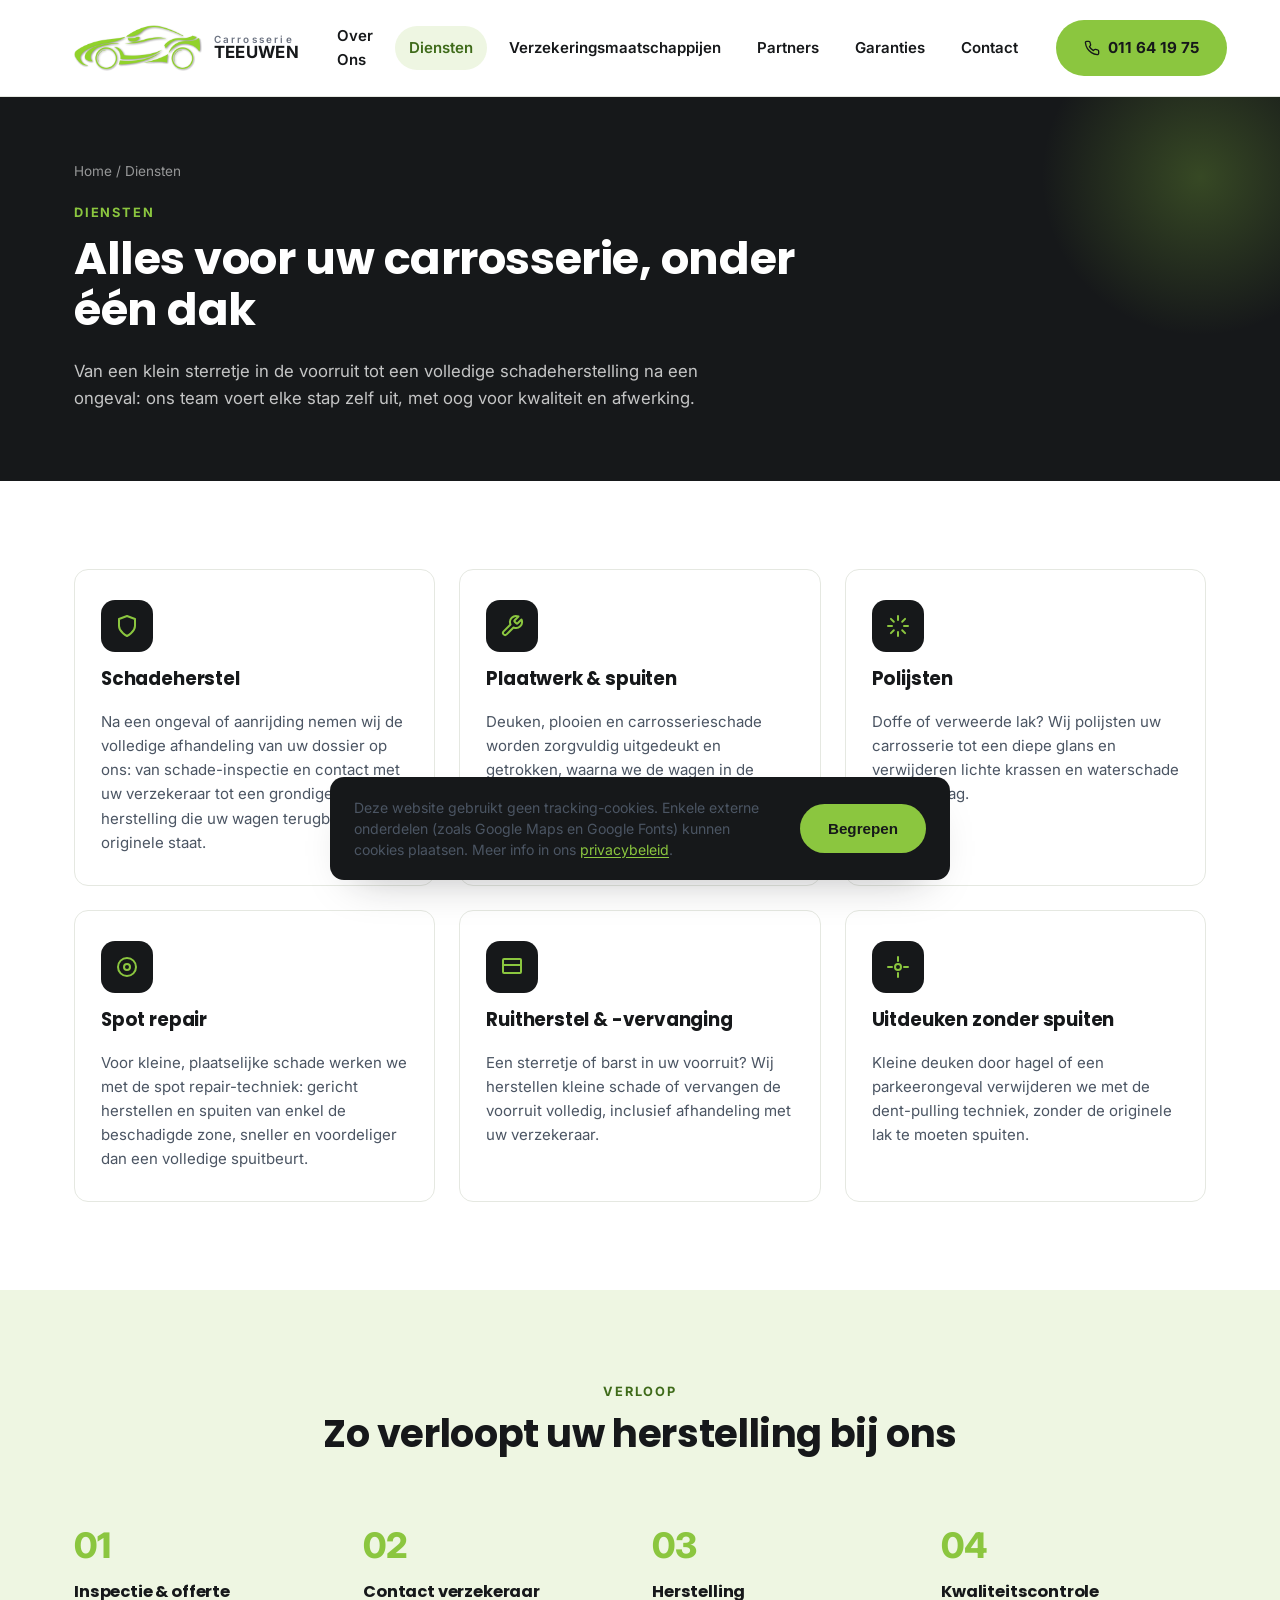
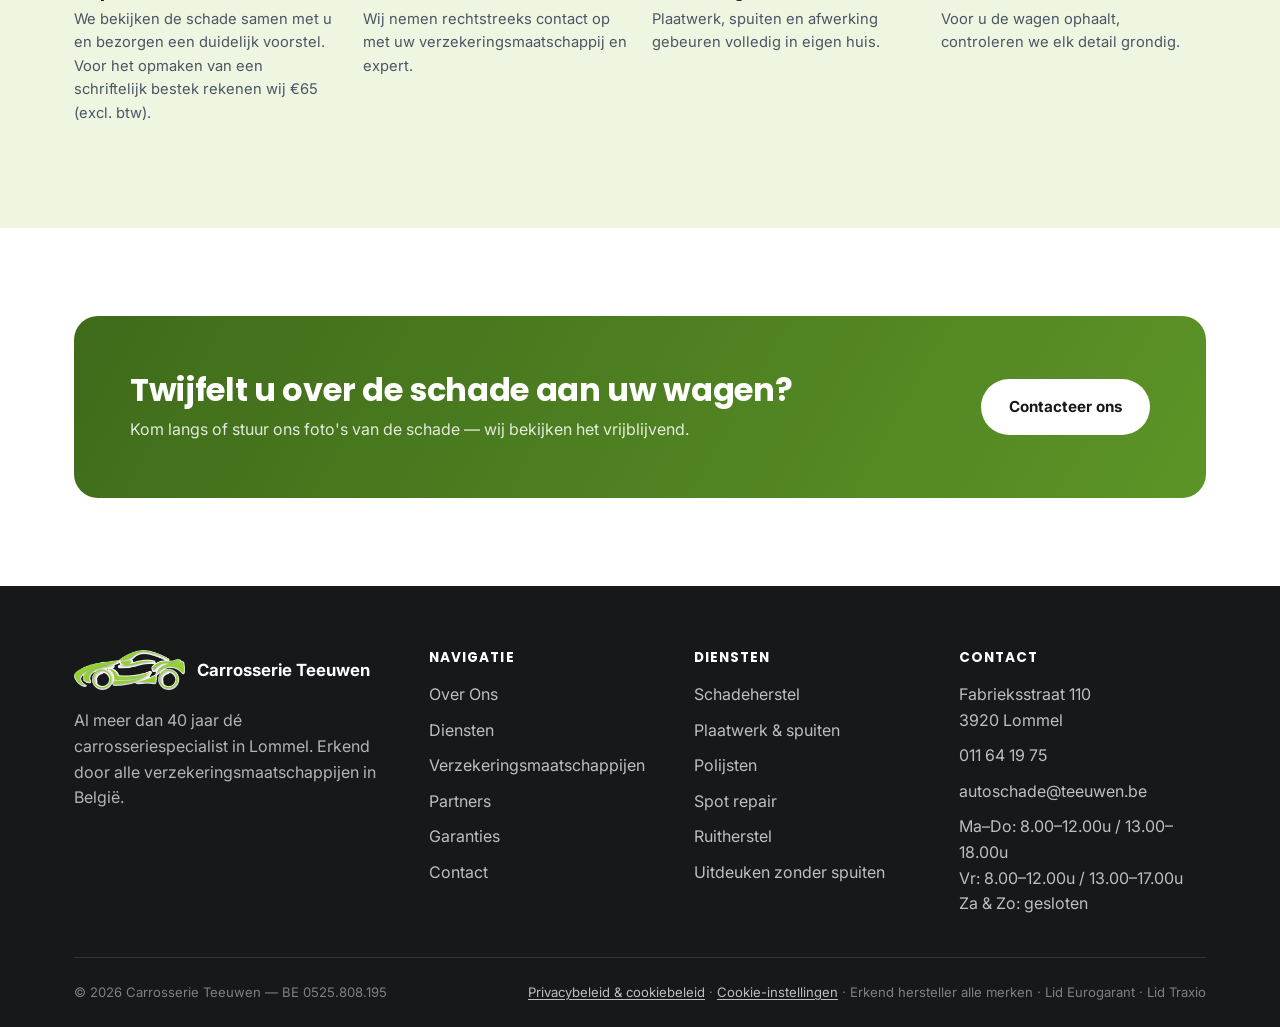
<file: diensten.html>
<!DOCTYPE html>
<html lang="nl">
<head>
<meta charset="UTF-8">
<meta name="viewport" content="width=device-width, initial-scale=1.0">
<title>Diensten — Carrosserie Teeuwen</title>
<meta name="description" content="Schadeherstel, plaatwerk, spuiten, polijsten, spot repair, ruitherstel en uitdeuken zonder spuiten. Ontdek alle diensten van Carrosserie Teeuwen in Lommel.">
<link rel="canonical" href="https://vingoldberg.github.io/Teeuwen/diensten.html">
<meta property="og:type" content="website">
<meta property="og:site_name" content="Carrosserie Teeuwen">
<meta property="og:title" content="Diensten — Carrosserie Teeuwen">
<meta property="og:description" content="Schadeherstel, plaatwerk, spuiten, polijsten, spot repair, ruitherstel en uitdeuken zonder spuiten. Ontdek alle diensten van Carrosserie Teeuwen in Lommel.">
<meta property="og:url" content="https://vingoldberg.github.io/Teeuwen/diensten.html">
<meta property="og:image" content="https://vingoldberg.github.io/Teeuwen/assets/og-image.jpg">
<meta property="og:image:width" content="1200">
<meta property="og:image:height" content="630">
<meta property="og:locale" content="nl_BE">
<meta name="twitter:card" content="summary_large_image">
<meta name="twitter:title" content="Diensten — Carrosserie Teeuwen">
<meta name="twitter:description" content="Schadeherstel, plaatwerk, spuiten, polijsten, spot repair, ruitherstel en uitdeuken zonder spuiten. Ontdek alle diensten van Carrosserie Teeuwen in Lommel.">
<meta name="twitter:image" content="https://vingoldberg.github.io/Teeuwen/assets/og-image.jpg">
<script type="application/ld+json">
{
  "@context": "https://schema.org",
  "@type": "AutoBodyShop",
  "name": "Carrosserie Teeuwen",
  "image": "https://vingoldberg.github.io/Teeuwen/assets/og-image.jpg",
  "url": "https://vingoldberg.github.io/Teeuwen/diensten.html",
  "telephone": "+32 11 64 19 75",
  "email": "autoschade@teeuwen.be",
  "address": {
    "@type": "PostalAddress",
    "streetAddress": "Fabrieksstraat 110",
    "postalCode": "3920",
    "addressLocality": "Lommel",
    "addressCountry": "BE"
  },
  "geo": {
    "@type": "GeoCoordinates",
    "latitude": 51.2357104,
    "longitude": 5.3824912
  },
  "openingHoursSpecification": [
    {
      "@type": "OpeningHoursSpecification",
      "dayOfWeek": ["Monday", "Tuesday", "Wednesday", "Thursday", "Friday"],
      "opens": "08:00",
      "closes": "12:00"
    },
    {
      "@type": "OpeningHoursSpecification",
      "dayOfWeek": ["Monday", "Tuesday", "Wednesday", "Thursday"],
      "opens": "13:00",
      "closes": "18:00"
    },
    {
      "@type": "OpeningHoursSpecification",
      "dayOfWeek": ["Friday"],
      "opens": "13:00",
      "closes": "17:00"
    }
  ],
  "priceRange": "€€",
  "vatID": "BE0525808195",
  "sameAs": [
    "https://www.google.com/maps/place/Carrosserie+Teeuwen/@51.2357137,5.3799163,17z/data=!3m1!4b1!4m6!3m5!1s0x47c12b695b4f0eed:0xcc45eecaa745d80b!8m2!3d51.2357104!4d5.3824912!16s%2Fg%2F1tfzr1fz"
  ]
}
</script>
<link rel="icon" href="assets/favicon.png" type="image/png">
<link rel="apple-touch-icon" href="assets/apple-touch-icon.png">
<link rel="manifest" href="manifest.json">
<meta name="theme-color" content="#5c9427">
<link rel="preconnect" href="https://fonts.googleapis.com">
<link rel="preconnect" href="https://fonts.gstatic.com" crossorigin>
<link href="https://fonts.googleapis.com/css2?family=Inter:wght@400;500;600;700;800&family=Poppins:wght@600;700&display=swap" rel="stylesheet">
<link rel="stylesheet" href="css/style.css?v=20260909c">
</head>
<body>

<header class="header">
  <div class="container">
    <a class="brand" href="index.html">
      <img src="assets/logo-icon.png" alt="Logo Carrosserie Teeuwen" width="52" height="24">
      <span class="brand-word"><small>Carrosserie</small><strong>TEEUWEN</strong></span>
    </a>
    <nav class="nav">
      <a href="over-ons.html">Over Ons</a>
      <a href="diensten.html" class="active">Diensten</a>
      <a href="verzekeringsmaatschappijen.html">Verzekeringsmaatschappijen</a>
      <a href="partners.html">Partners</a>
      <a href="garanties.html">Garanties</a>
      <a href="contact.html">Contact</a>
    </nav>
    <div class="header-cta">
      <a class="btn btn-primary" href="tel:+3211641975">
        <svg width="16" height="16" viewBox="0 0 24 24" fill="none" stroke="currentColor" stroke-width="2" stroke-linecap="round" stroke-linejoin="round"><path d="M22 16.92v3a2 2 0 0 1-2.18 2 19.79 19.79 0 0 1-8.63-3.07 19.5 19.5 0 0 1-6-6 19.79 19.79 0 0 1-3.07-8.67A2 2 0 0 1 4.11 2h3a2 2 0 0 1 2 1.72c.13.96.36 1.9.7 2.81a2 2 0 0 1-.45 2.11L8.09 9.91a16 16 0 0 0 6 6l1.27-1.27a2 2 0 0 1 2.11-.45c.91.34 1.85.57 2.81.7A2 2 0 0 1 22 16.92z"/></svg>
        <span class="label">011 64 19 75</span>
      </a>
      <button class="nav-toggle" aria-label="Menu openen" aria-expanded="false"><span></span></button>
    </div>
  </div>
</header>

<section class="page-hero">
  <div class="container">
    <div class="breadcrumb"><a href="index.html">Home</a> / Diensten</div>
    <span class="eyebrow">Diensten</span>
    <h1>Alles voor uw carrosserie, onder één dak</h1>
    <p>Van een klein sterretje in de voorruit tot een volledige schadeherstelling na een ongeval: ons team voert elke stap zelf uit, met oog voor kwaliteit en afwerking.</p>
  </div>
</section>

<section class="section">
  <div class="container">
    <div class="card-grid">
      <div class="service-card">
        <div class="icon"><svg width="24" height="24" viewBox="0 0 24 24" fill="none" stroke="currentColor" stroke-width="2" stroke-linecap="round" stroke-linejoin="round"><path d="M12 22s8-4 8-10V5l-8-3-8 3v7c0 6 8 10 8 10z"/></svg></div>
        <h3>Schadeherstel</h3>
        <p>Na een ongeval of aanrijding nemen wij de volledige afhandeling van uw dossier op ons: van schade-inspectie en contact met uw verzekeraar tot een grondige herstelling die uw wagen terugbrengt in originele staat.</p>
      </div>
      <div class="service-card">
        <div class="icon"><svg width="24" height="24" viewBox="0 0 24 24" fill="none" stroke="currentColor" stroke-width="2" stroke-linecap="round" stroke-linejoin="round"><path d="M14.7 6.3a1 1 0 0 0 0 1.4l1.6 1.6a1 1 0 0 0 1.4 0l3.77-3.77a6 6 0 0 1-7.94 7.94l-6.91 6.91a2.12 2.12 0 0 1-3-3l6.91-6.91a6 6 0 0 1 7.94-7.94l-3.76 3.76z"/></svg></div>
        <h3>Plaatwerk &amp; spuiten</h3>
        <p>Deuken, plooien en carrosserieschade worden zorgvuldig uitgedeukt en getrokken, waarna we de wagen in de exacte originele kleur respuiten in onze eigen spuitcabine.</p>
      </div>
      <div class="service-card">
        <div class="icon"><svg width="24" height="24" viewBox="0 0 24 24" fill="none" stroke="currentColor" stroke-width="2" stroke-linecap="round" stroke-linejoin="round"><path d="M12 2v4M12 18v4M4.9 4.9l2.9 2.9M16.2 16.2l2.9 2.9M2 12h4M18 12h4M4.9 19.1l2.9-2.9M16.2 7.8l2.9-2.9"/></svg></div>
        <h3>Polijsten</h3>
        <p>Doffe of verweerde lak? Wij polijsten uw carrosserie tot een diepe glans en verwijderen lichte krassen en waterschade uit de laklaag.</p>
      </div>
      <div class="service-card">
        <div class="icon"><svg width="24" height="24" viewBox="0 0 24 24" fill="none" stroke="currentColor" stroke-width="2" stroke-linecap="round" stroke-linejoin="round"><circle cx="12" cy="12" r="9"/><circle cx="12" cy="12" r="3"/></svg></div>
        <h3>Spot repair</h3>
        <p>Voor kleine, plaatselijke schade werken we met de spot repair-techniek: gericht herstellen en spuiten van enkel de beschadigde zone, sneller en voordeliger dan een volledige spuitbeurt.</p>
      </div>
      <div class="service-card">
        <div class="icon"><svg width="24" height="24" viewBox="0 0 24 24" fill="none" stroke="currentColor" stroke-width="2" stroke-linecap="round" stroke-linejoin="round"><rect x="3" y="4" width="18" height="14" rx="1"/><path d="M3 10h18"/></svg></div>
        <h3>Ruitherstel &amp; -vervanging</h3>
        <p>Een sterretje of barst in uw voorruit? Wij herstellen kleine schade of vervangen de voorruit volledig, inclusief afhandeling met uw verzekeraar.</p>
      </div>
      <div class="service-card">
        <div class="icon"><svg width="24" height="24" viewBox="0 0 24 24" fill="none" stroke="currentColor" stroke-width="2" stroke-linecap="round" stroke-linejoin="round"><path d="M15 12a3 3 0 1 1-6 0 3 3 0 0 1 6 0z"/><path d="M2 12h4M18 12h4M12 2v4M12 18v4"/></svg></div>
        <h3>Uitdeuken zonder spuiten</h3>
        <p>Kleine deuken door hagel of een parkeerongeval verwijderen we met de dent-pulling techniek, zonder de originele lak te moeten spuiten.</p>
      </div>
    </div>
  </div>
</section>

<section class="section section-tint">
  <div class="container">
    <div class="section-head center">
      <span class="eyebrow">Verloop</span>
      <h2>Zo verloopt uw herstelling bij ons</h2>
    </div>
    <div class="steps">
      <div class="step">
        <h3>Inspectie &amp; offerte</h3>
        <p>We bekijken de schade samen met u en bezorgen een duidelijk voorstel. Voor het opmaken van een schriftelijk bestek rekenen wij €65 (excl. btw).</p>
      </div>
      <div class="step">
        <h3>Contact verzekeraar</h3>
        <p>Wij nemen rechtstreeks contact op met uw verzekeringsmaatschappij en expert.</p>
      </div>
      <div class="step">
        <h3>Herstelling</h3>
        <p>Plaatwerk, spuiten en afwerking gebeuren volledig in eigen huis.</p>
      </div>
      <div class="step">
        <h3>Kwaliteitscontrole</h3>
        <p>Voor u de wagen ophaalt, controleren we elk detail grondig.</p>
      </div>
    </div>
  </div>
</section>

<section class="section">
  <div class="container">
    <div class="cta-band">
      <div>
        <h2>Twijfelt u over de schade aan uw wagen?</h2>
        <p>Kom langs of stuur ons foto's van de schade — wij bekijken het vrijblijvend.</p>
      </div>
      <div class="hero-actions">
        <a href="contact.html" class="btn btn-primary">Contacteer ons</a>
      </div>
    </div>
  </div>
</section>

<footer class="footer">
  <div class="container">
    <div class="footer-grid">
      <div>
        <div class="footer-brand">
          <img src="assets/logo-icon.png" alt="Logo Carrosserie Teeuwen" class="footer-logo-icon">
          <strong>Carrosserie Teeuwen</strong>
        </div>
        <p>Al meer dan 40 jaar dé carrosseriespecialist in Lommel. Erkend door alle verzekeringsmaatschappijen in België.</p>
      </div>
      <div>
        <h4>Navigatie</h4>
        <ul>
          <li><a href="over-ons.html">Over Ons</a></li>
          <li><a href="diensten.html">Diensten</a></li>
          <li><a href="verzekeringsmaatschappijen.html">Verzekeringsmaatschappijen</a></li>
          <li><a href="partners.html">Partners</a></li>
          <li><a href="garanties.html">Garanties</a></li>
          <li><a href="contact.html">Contact</a></li>
        </ul>
      </div>
      <div>
        <h4>Diensten</h4>
        <ul>
          <li><a href="diensten.html">Schadeherstel</a></li>
          <li><a href="diensten.html">Plaatwerk &amp; spuiten</a></li>
          <li><a href="diensten.html">Polijsten</a></li>
          <li><a href="diensten.html">Spot repair</a></li>
          <li><a href="diensten.html">Ruitherstel</a></li>
          <li><a href="diensten.html">Uitdeuken zonder spuiten</a></li>
        </ul>
      </div>
      <div>
        <h4>Contact</h4>
        <ul>
          <li>Fabrieksstraat 110<br>3920 Lommel</li>
          <li><a href="tel:+3211641975">011 64 19 75</a></li>
          <li><a href="mailto:autoschade@teeuwen.be">autoschade@teeuwen.be</a></li>
          <li>Ma–Do: 8.00–12.00u / 13.00–18.00u<br>Vr: 8.00–12.00u / 13.00–17.00u<br>Za &amp; Zo: gesloten</li>
        </ul>
      </div>
    </div>
    <div class="footer-bottom">
      <span>&copy; <span data-year></span> Carrosserie Teeuwen — BE 0525.808.195</span>
      <span><a href="privacybeleid.html">Privacybeleid &amp; cookiebeleid</a> · <a href="#" data-reopen-cookie-notice>Cookie-instellingen</a> · Erkend hersteller alle merken · Lid Eurogarant · Lid Traxio</span>
    </div>
  </div>
</footer>

<div class="cookie-notice" data-cookie-notice>
  <p>Deze website gebruikt geen tracking-cookies. Enkele externe onderdelen (zoals Google Maps en Google Fonts) kunnen cookies plaatsen. Meer info in ons <a href="privacybeleid.html">privacybeleid</a>.</p>
  <button type="button" class="btn btn-primary" data-cookie-accept>Begrepen</button>
</div>

<script src="js/main.js?v=20260909c"></script>
</body>
</html>
</file>
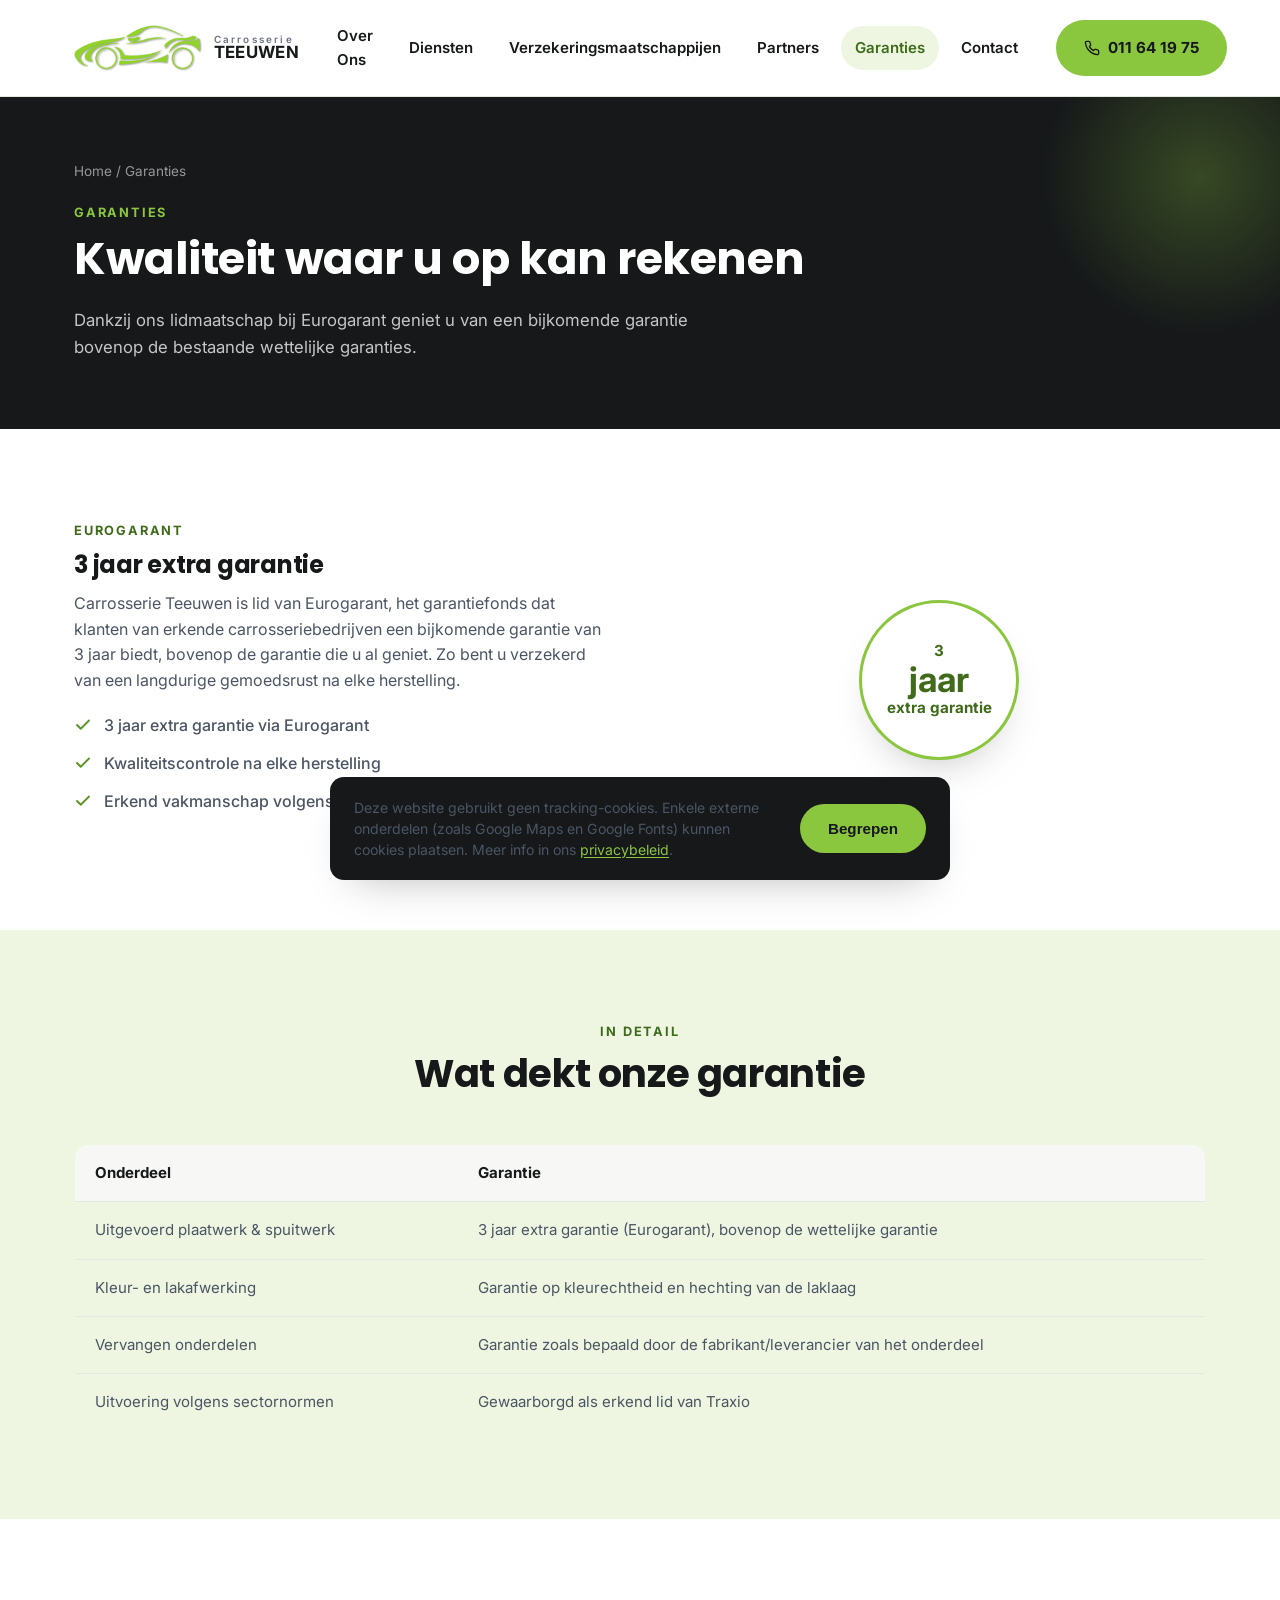
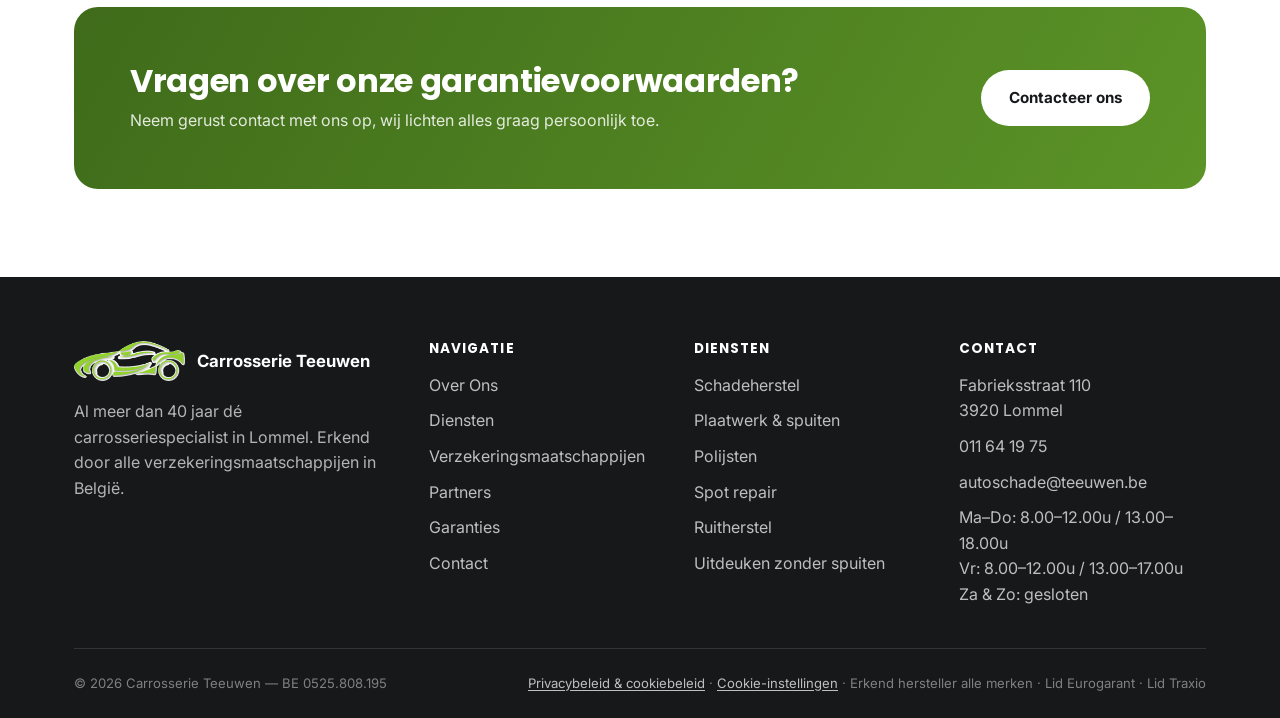
<file: garanties.html>
<!DOCTYPE html>
<html lang="nl">
<head>
<meta charset="UTF-8">
<meta name="viewport" content="width=device-width, initial-scale=1.0">
<title>Garanties — Carrosserie Teeuwen</title>
<meta name="description" content="Ontdek de garanties van Carrosserie Teeuwen: 3 jaar extra garantie via Eurogarant, kwaliteitsgarantie op uitvoering, lak en onderdelen.">
<link rel="canonical" href="https://vingoldberg.github.io/Teeuwen/garanties.html">
<meta property="og:type" content="website">
<meta property="og:site_name" content="Carrosserie Teeuwen">
<meta property="og:title" content="Garanties — Carrosserie Teeuwen">
<meta property="og:description" content="Ontdek de garanties van Carrosserie Teeuwen: 3 jaar extra garantie via Eurogarant, kwaliteitsgarantie op uitvoering, lak en onderdelen.">
<meta property="og:url" content="https://vingoldberg.github.io/Teeuwen/garanties.html">
<meta property="og:image" content="https://vingoldberg.github.io/Teeuwen/assets/og-image.jpg">
<meta property="og:image:width" content="1200">
<meta property="og:image:height" content="630">
<meta property="og:locale" content="nl_BE">
<meta name="twitter:card" content="summary_large_image">
<meta name="twitter:title" content="Garanties — Carrosserie Teeuwen">
<meta name="twitter:description" content="Ontdek de garanties van Carrosserie Teeuwen: 3 jaar extra garantie via Eurogarant, kwaliteitsgarantie op uitvoering, lak en onderdelen.">
<meta name="twitter:image" content="https://vingoldberg.github.io/Teeuwen/assets/og-image.jpg">
<script type="application/ld+json">
{
  "@context": "https://schema.org",
  "@type": "AutoBodyShop",
  "name": "Carrosserie Teeuwen",
  "image": "https://vingoldberg.github.io/Teeuwen/assets/og-image.jpg",
  "url": "https://vingoldberg.github.io/Teeuwen/garanties.html",
  "telephone": "+32 11 64 19 75",
  "email": "autoschade@teeuwen.be",
  "address": {
    "@type": "PostalAddress",
    "streetAddress": "Fabrieksstraat 110",
    "postalCode": "3920",
    "addressLocality": "Lommel",
    "addressCountry": "BE"
  },
  "geo": {
    "@type": "GeoCoordinates",
    "latitude": 51.2357104,
    "longitude": 5.3824912
  },
  "openingHoursSpecification": [
    {
      "@type": "OpeningHoursSpecification",
      "dayOfWeek": ["Monday", "Tuesday", "Wednesday", "Thursday", "Friday"],
      "opens": "08:00",
      "closes": "12:00"
    },
    {
      "@type": "OpeningHoursSpecification",
      "dayOfWeek": ["Monday", "Tuesday", "Wednesday", "Thursday"],
      "opens": "13:00",
      "closes": "18:00"
    },
    {
      "@type": "OpeningHoursSpecification",
      "dayOfWeek": ["Friday"],
      "opens": "13:00",
      "closes": "17:00"
    }
  ],
  "priceRange": "€€",
  "vatID": "BE0525808195",
  "sameAs": [
    "https://www.google.com/maps/place/Carrosserie+Teeuwen/@51.2357137,5.3799163,17z/data=!3m1!4b1!4m6!3m5!1s0x47c12b695b4f0eed:0xcc45eecaa745d80b!8m2!3d51.2357104!4d5.3824912!16s%2Fg%2F1tfzr1fz"
  ]
}
</script>
<link rel="icon" href="assets/favicon.png" type="image/png">
<link rel="apple-touch-icon" href="assets/apple-touch-icon.png">
<link rel="manifest" href="manifest.json">
<meta name="theme-color" content="#5c9427">
<link rel="preconnect" href="https://fonts.googleapis.com">
<link rel="preconnect" href="https://fonts.gstatic.com" crossorigin>
<link href="https://fonts.googleapis.com/css2?family=Inter:wght@400;500;600;700;800&family=Poppins:wght@600;700&display=swap" rel="stylesheet">
<link rel="stylesheet" href="css/style.css?v=20260909c">
</head>
<body>

<header class="header">
  <div class="container">
    <a class="brand" href="index.html">
      <img src="assets/logo-icon.png" alt="Logo Carrosserie Teeuwen" width="52" height="24">
      <span class="brand-word"><small>Carrosserie</small><strong>TEEUWEN</strong></span>
    </a>
    <nav class="nav">
      <a href="over-ons.html">Over Ons</a>
      <a href="diensten.html">Diensten</a>
      <a href="verzekeringsmaatschappijen.html">Verzekeringsmaatschappijen</a>
      <a href="partners.html">Partners</a>
      <a href="garanties.html" class="active">Garanties</a>
      <a href="contact.html">Contact</a>
    </nav>
    <div class="header-cta">
      <a class="btn btn-primary" href="tel:+3211641975">
        <svg width="16" height="16" viewBox="0 0 24 24" fill="none" stroke="currentColor" stroke-width="2" stroke-linecap="round" stroke-linejoin="round"><path d="M22 16.92v3a2 2 0 0 1-2.18 2 19.79 19.79 0 0 1-8.63-3.07 19.5 19.5 0 0 1-6-6 19.79 19.79 0 0 1-3.07-8.67A2 2 0 0 1 4.11 2h3a2 2 0 0 1 2 1.72c.13.96.36 1.9.7 2.81a2 2 0 0 1-.45 2.11L8.09 9.91a16 16 0 0 0 6 6l1.27-1.27a2 2 0 0 1 2.11-.45c.91.34 1.85.57 2.81.7A2 2 0 0 1 22 16.92z"/></svg>
        <span class="label">011 64 19 75</span>
      </a>
      <button class="nav-toggle" aria-label="Menu openen" aria-expanded="false"><span></span></button>
    </div>
  </div>
</header>

<section class="page-hero">
  <div class="container">
    <div class="breadcrumb"><a href="index.html">Home</a> / Garanties</div>
    <span class="eyebrow">Garanties</span>
    <h1>Kwaliteit waar u op kan rekenen</h1>
    <p>Dankzij ons lidmaatschap bij Eurogarant geniet u van een bijkomende garantie bovenop de bestaande wettelijke garanties.</p>
  </div>
</section>

<section class="section">
  <div class="container">
    <div class="split">
      <div>
        <span class="eyebrow">Eurogarant</span>
        <h2>3 jaar extra garantie</h2>
        <p>Carrosserie Teeuwen is lid van Eurogarant, het garantiefonds dat klanten van erkende carrosseriebedrijven een bijkomende garantie van 3 jaar biedt, bovenop de garantie die u al geniet. Zo bent u verzekerd van een langdurige gemoedsrust na elke herstelling.</p>
        <ul class="checklist">
          <li><svg width="18" height="18" viewBox="0 0 24 24" fill="none" stroke="currentColor" stroke-width="2.5" stroke-linecap="round" stroke-linejoin="round"><path d="M20 6 9 17l-5-5"/></svg> 3 jaar extra garantie via Eurogarant</li>
          <li><svg width="18" height="18" viewBox="0 0 24 24" fill="none" stroke="currentColor" stroke-width="2.5" stroke-linecap="round" stroke-linejoin="round"><path d="M20 6 9 17l-5-5"/></svg> Kwaliteitscontrole na elke herstelling</li>
          <li><svg width="18" height="18" viewBox="0 0 24 24" fill="none" stroke="currentColor" stroke-width="2.5" stroke-linecap="round" stroke-linejoin="round"><path d="M20 6 9 17l-5-5"/></svg> Erkend vakmanschap volgens sectornormen (Traxio)</li>
        </ul>
      </div>
      <div class="split-media">
        <div class="badge-seal" style="position:static;margin:0 auto;width:160px;height:160px;font-size:0.95rem;">3<b style="font-size:2.2rem;">jaar</b>extra garantie</div>
      </div>
    </div>
  </div>
</section>

<section class="section section-tint">
  <div class="container">
    <div class="section-head center">
      <span class="eyebrow">In detail</span>
      <h2>Wat dekt onze garantie</h2>
    </div>
    <table class="info-table">
      <thead>
        <tr>
          <th>Onderdeel</th>
          <th>Garantie</th>
        </tr>
      </thead>
      <tbody>
        <tr>
          <td>Uitgevoerd plaatwerk &amp; spuitwerk</td>
          <td>3 jaar extra garantie (Eurogarant), bovenop de wettelijke garantie</td>
        </tr>
        <tr>
          <td>Kleur- en lakafwerking</td>
          <td>Garantie op kleurechtheid en hechting van de laklaag</td>
        </tr>
        <tr>
          <td>Vervangen onderdelen</td>
          <td>Garantie zoals bepaald door de fabrikant/leverancier van het onderdeel</td>
        </tr>
        <tr>
          <td>Uitvoering volgens sectornormen</td>
          <td>Gewaarborgd als erkend lid van Traxio</td>
        </tr>
      </tbody>
    </table>
  </div>
</section>

<section class="section">
  <div class="container">
    <div class="cta-band">
      <div>
        <h2>Vragen over onze garantievoorwaarden?</h2>
        <p>Neem gerust contact met ons op, wij lichten alles graag persoonlijk toe.</p>
      </div>
      <div class="hero-actions">
        <a href="contact.html" class="btn btn-primary">Contacteer ons</a>
      </div>
    </div>
  </div>
</section>

<footer class="footer">
  <div class="container">
    <div class="footer-grid">
      <div>
        <div class="footer-brand">
          <img src="assets/logo-icon.png" alt="Logo Carrosserie Teeuwen" class="footer-logo-icon">
          <strong>Carrosserie Teeuwen</strong>
        </div>
        <p>Al meer dan 40 jaar dé carrosseriespecialist in Lommel. Erkend door alle verzekeringsmaatschappijen in België.</p>
      </div>
      <div>
        <h4>Navigatie</h4>
        <ul>
          <li><a href="over-ons.html">Over Ons</a></li>
          <li><a href="diensten.html">Diensten</a></li>
          <li><a href="verzekeringsmaatschappijen.html">Verzekeringsmaatschappijen</a></li>
          <li><a href="partners.html">Partners</a></li>
          <li><a href="garanties.html">Garanties</a></li>
          <li><a href="contact.html">Contact</a></li>
        </ul>
      </div>
      <div>
        <h4>Diensten</h4>
        <ul>
          <li><a href="diensten.html">Schadeherstel</a></li>
          <li><a href="diensten.html">Plaatwerk &amp; spuiten</a></li>
          <li><a href="diensten.html">Polijsten</a></li>
          <li><a href="diensten.html">Spot repair</a></li>
          <li><a href="diensten.html">Ruitherstel</a></li>
          <li><a href="diensten.html">Uitdeuken zonder spuiten</a></li>
        </ul>
      </div>
      <div>
        <h4>Contact</h4>
        <ul>
          <li>Fabrieksstraat 110<br>3920 Lommel</li>
          <li><a href="tel:+3211641975">011 64 19 75</a></li>
          <li><a href="mailto:autoschade@teeuwen.be">autoschade@teeuwen.be</a></li>
          <li>Ma–Do: 8.00–12.00u / 13.00–18.00u<br>Vr: 8.00–12.00u / 13.00–17.00u<br>Za &amp; Zo: gesloten</li>
        </ul>
      </div>
    </div>
    <div class="footer-bottom">
      <span>&copy; <span data-year></span> Carrosserie Teeuwen — BE 0525.808.195</span>
      <span><a href="privacybeleid.html">Privacybeleid &amp; cookiebeleid</a> · <a href="#" data-reopen-cookie-notice>Cookie-instellingen</a> · Erkend hersteller alle merken · Lid Eurogarant · Lid Traxio</span>
    </div>
  </div>
</footer>

<div class="cookie-notice" data-cookie-notice>
  <p>Deze website gebruikt geen tracking-cookies. Enkele externe onderdelen (zoals Google Maps en Google Fonts) kunnen cookies plaatsen. Meer info in ons <a href="privacybeleid.html">privacybeleid</a>.</p>
  <button type="button" class="btn btn-primary" data-cookie-accept>Begrepen</button>
</div>

<script src="js/main.js?v=20260909c"></script>
</body>
</html>
</file>
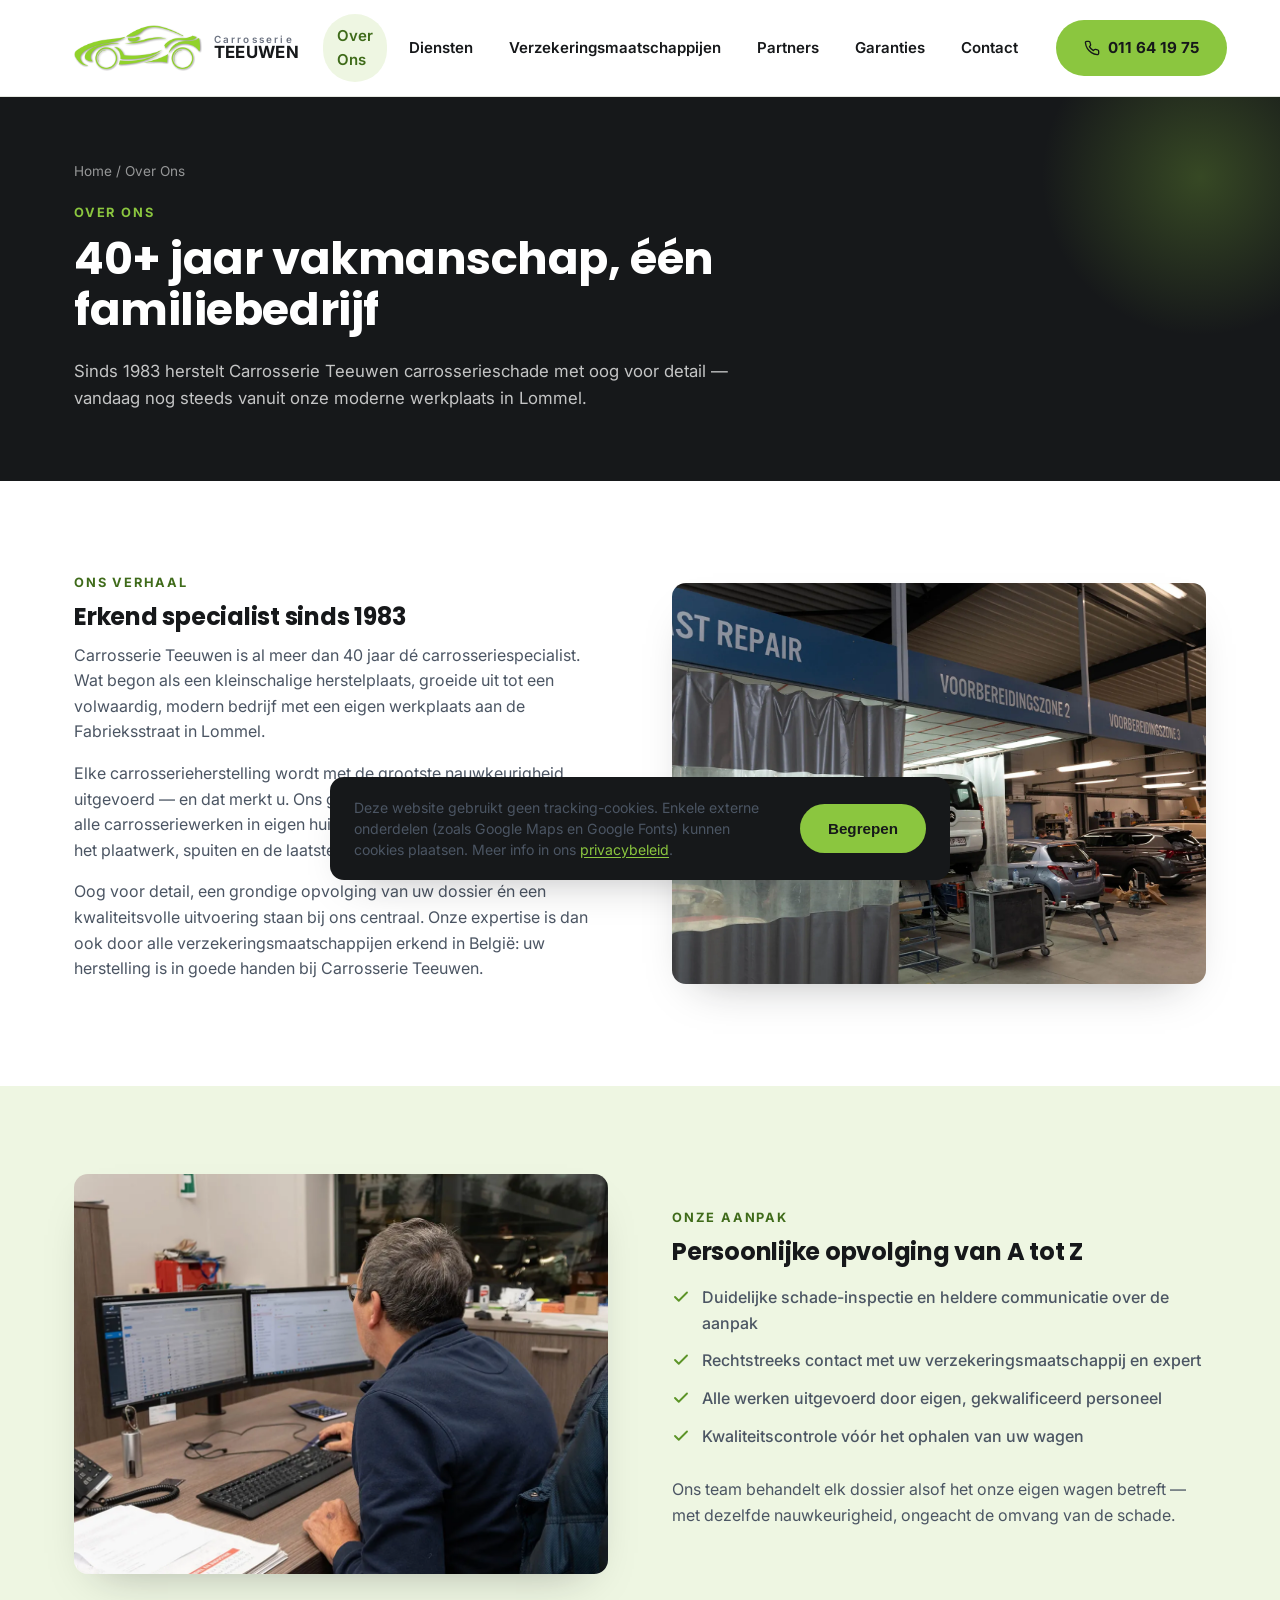
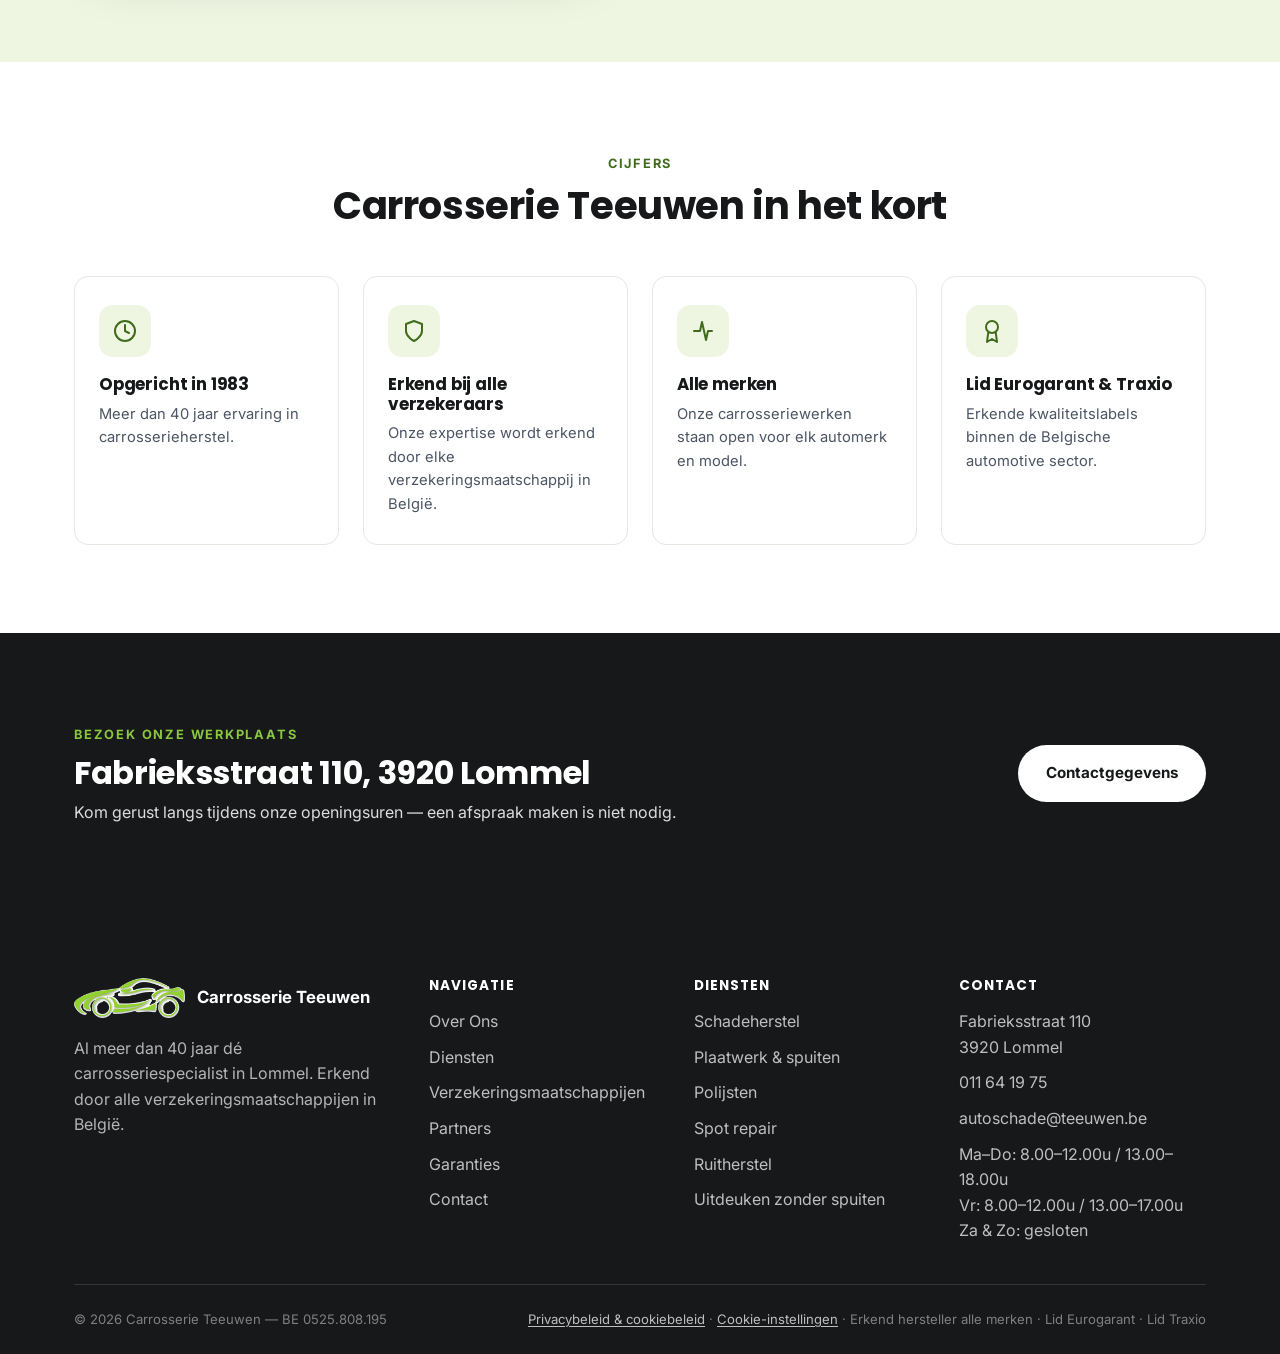
<file: over-ons.html>
<!DOCTYPE html>
<html lang="nl">
<head>
<meta charset="UTF-8">
<meta name="viewport" content="width=device-width, initial-scale=1.0">
<title>Over Ons — Carrosserie Teeuwen</title>
<meta name="description" content="Carrosserie Teeuwen is sinds 1983 dé carrosseriespecialist in Lommel. Ontdek ons verhaal, onze aanpak en waarom wij erkend zijn bij alle verzekeringsmaatschappijen.">
<link rel="canonical" href="https://vingoldberg.github.io/Teeuwen/over-ons.html">
<meta property="og:type" content="website">
<meta property="og:site_name" content="Carrosserie Teeuwen">
<meta property="og:title" content="Over Ons — Carrosserie Teeuwen">
<meta property="og:description" content="Carrosserie Teeuwen is sinds 1983 dé carrosseriespecialist in Lommel. Ontdek ons verhaal, onze aanpak en waarom wij erkend zijn bij alle verzekeringsmaatschappijen.">
<meta property="og:url" content="https://vingoldberg.github.io/Teeuwen/over-ons.html">
<meta property="og:image" content="https://vingoldberg.github.io/Teeuwen/assets/og-image.jpg">
<meta property="og:image:width" content="1200">
<meta property="og:image:height" content="630">
<meta property="og:locale" content="nl_BE">
<meta name="twitter:card" content="summary_large_image">
<meta name="twitter:title" content="Over Ons — Carrosserie Teeuwen">
<meta name="twitter:description" content="Carrosserie Teeuwen is sinds 1983 dé carrosseriespecialist in Lommel. Ontdek ons verhaal, onze aanpak en waarom wij erkend zijn bij alle verzekeringsmaatschappijen.">
<meta name="twitter:image" content="https://vingoldberg.github.io/Teeuwen/assets/og-image.jpg">
<script type="application/ld+json">
{
  "@context": "https://schema.org",
  "@type": "AutoBodyShop",
  "name": "Carrosserie Teeuwen",
  "image": "https://vingoldberg.github.io/Teeuwen/assets/og-image.jpg",
  "url": "https://vingoldberg.github.io/Teeuwen/over-ons.html",
  "telephone": "+32 11 64 19 75",
  "email": "autoschade@teeuwen.be",
  "address": {
    "@type": "PostalAddress",
    "streetAddress": "Fabrieksstraat 110",
    "postalCode": "3920",
    "addressLocality": "Lommel",
    "addressCountry": "BE"
  },
  "geo": {
    "@type": "GeoCoordinates",
    "latitude": 51.2357104,
    "longitude": 5.3824912
  },
  "openingHoursSpecification": [
    {
      "@type": "OpeningHoursSpecification",
      "dayOfWeek": ["Monday", "Tuesday", "Wednesday", "Thursday", "Friday"],
      "opens": "08:00",
      "closes": "12:00"
    },
    {
      "@type": "OpeningHoursSpecification",
      "dayOfWeek": ["Monday", "Tuesday", "Wednesday", "Thursday"],
      "opens": "13:00",
      "closes": "18:00"
    },
    {
      "@type": "OpeningHoursSpecification",
      "dayOfWeek": ["Friday"],
      "opens": "13:00",
      "closes": "17:00"
    }
  ],
  "priceRange": "€€",
  "vatID": "BE0525808195",
  "sameAs": [
    "https://www.google.com/maps/place/Carrosserie+Teeuwen/@51.2357137,5.3799163,17z/data=!3m1!4b1!4m6!3m5!1s0x47c12b695b4f0eed:0xcc45eecaa745d80b!8m2!3d51.2357104!4d5.3824912!16s%2Fg%2F1tfzr1fz"
  ]
}
</script>
<link rel="icon" href="assets/favicon.png" type="image/png">
<link rel="apple-touch-icon" href="assets/apple-touch-icon.png">
<link rel="manifest" href="manifest.json">
<meta name="theme-color" content="#5c9427">
<link rel="preconnect" href="https://fonts.googleapis.com">
<link rel="preconnect" href="https://fonts.gstatic.com" crossorigin>
<link href="https://fonts.googleapis.com/css2?family=Inter:wght@400;500;600;700;800&family=Poppins:wght@600;700&display=swap" rel="stylesheet">
<link rel="stylesheet" href="css/style.css?v=20260909c">
</head>
<body>

<header class="header">
  <div class="container">
    <a class="brand" href="index.html">
      <img src="assets/logo-icon.png" alt="Logo Carrosserie Teeuwen" width="52" height="24">
      <span class="brand-word"><small>Carrosserie</small><strong>TEEUWEN</strong></span>
    </a>
    <nav class="nav">
      <a href="over-ons.html" class="active">Over Ons</a>
      <a href="diensten.html">Diensten</a>
      <a href="verzekeringsmaatschappijen.html">Verzekeringsmaatschappijen</a>
      <a href="partners.html">Partners</a>
      <a href="garanties.html">Garanties</a>
      <a href="contact.html">Contact</a>
    </nav>
    <div class="header-cta">
      <a class="btn btn-primary" href="tel:+3211641975">
        <svg width="16" height="16" viewBox="0 0 24 24" fill="none" stroke="currentColor" stroke-width="2" stroke-linecap="round" stroke-linejoin="round"><path d="M22 16.92v3a2 2 0 0 1-2.18 2 19.79 19.79 0 0 1-8.63-3.07 19.5 19.5 0 0 1-6-6 19.79 19.79 0 0 1-3.07-8.67A2 2 0 0 1 4.11 2h3a2 2 0 0 1 2 1.72c.13.96.36 1.9.7 2.81a2 2 0 0 1-.45 2.11L8.09 9.91a16 16 0 0 0 6 6l1.27-1.27a2 2 0 0 1 2.11-.45c.91.34 1.85.57 2.81.7A2 2 0 0 1 22 16.92z"/></svg>
        <span class="label">011 64 19 75</span>
      </a>
      <button class="nav-toggle" aria-label="Menu openen" aria-expanded="false"><span></span></button>
    </div>
  </div>
</header>

<section class="page-hero">
  <div class="container">
    <div class="breadcrumb"><a href="index.html">Home</a> / Over Ons</div>
    <span class="eyebrow">Over Ons</span>
    <h1>40+ jaar vakmanschap, één familiebedrijf</h1>
    <p>Sinds 1983 herstelt Carrosserie Teeuwen carrosserieschade met oog voor detail — vandaag nog steeds vanuit onze moderne werkplaats in Lommel.</p>
  </div>
</section>

<section class="section">
  <div class="container">
    <div class="split">
      <div>
        <span class="eyebrow">Ons verhaal</span>
        <h2>Erkend specialist sinds 1983</h2>
        <p>Carrosserie Teeuwen is al meer dan 40 jaar dé carrosseriespecialist. Wat begon als een kleinschalige herstelplaats, groeide uit tot een volwaardig, modern bedrijf met een eigen werkplaats aan de Fabrieksstraat in Lommel.</p>
        <p>Elke carrosserieherstelling wordt met de grootste nauwkeurigheid uitgevoerd — en dat merkt u. Ons gekwalificeerd personeel verzorgt alle carrosseriewerken in eigen huis: van de eerste schade-inspectie tot het plaatwerk, spuiten en de laatste polijstbeurt.</p>
        <p>Oog voor detail, een grondige opvolging van uw dossier én een kwaliteitsvolle uitvoering staan bij ons centraal. Onze expertise is dan ook door alle verzekeringsmaatschappijen erkend in België: uw herstelling is in goede handen bij Carrosserie Teeuwen.</p>
      </div>
      <div class="split-media">
        <div class="photo-frame" style="background-image:url('img/werkplaats.jpg');background-image:image-set(url('img/werkplaats.webp') type('image/webp'), url('img/werkplaats.jpg') type('image/jpeg'));">
        </div>
      </div>
    </div>
  </div>
</section>

<section class="section section-tint">
  <div class="container">
    <div class="split">
      <div class="split-media">
        <div class="photo-frame" style="background-image:url('img/kantoor-dossier.jpg');background-image:image-set(url('img/kantoor-dossier.webp') type('image/webp'), url('img/kantoor-dossier.jpg') type('image/jpeg'));">
        </div>
      </div>
      <div>
        <span class="eyebrow">Onze aanpak</span>
        <h2>Persoonlijke opvolging van A tot Z</h2>
        <ul class="checklist">
          <li><svg width="18" height="18" viewBox="0 0 24 24" fill="none" stroke="currentColor" stroke-width="2.5" stroke-linecap="round" stroke-linejoin="round"><path d="M20 6 9 17l-5-5"/></svg> Duidelijke schade-inspectie en heldere communicatie over de aanpak</li>
          <li><svg width="18" height="18" viewBox="0 0 24 24" fill="none" stroke="currentColor" stroke-width="2.5" stroke-linecap="round" stroke-linejoin="round"><path d="M20 6 9 17l-5-5"/></svg> Rechtstreeks contact met uw verzekeringsmaatschappij en expert</li>
          <li><svg width="18" height="18" viewBox="0 0 24 24" fill="none" stroke="currentColor" stroke-width="2.5" stroke-linecap="round" stroke-linejoin="round"><path d="M20 6 9 17l-5-5"/></svg> Alle werken uitgevoerd door eigen, gekwalificeerd personeel</li>
          <li><svg width="18" height="18" viewBox="0 0 24 24" fill="none" stroke="currentColor" stroke-width="2.5" stroke-linecap="round" stroke-linejoin="round"><path d="M20 6 9 17l-5-5"/></svg> Kwaliteitscontrole vóór het ophalen van uw wagen</li>
        </ul>
        <p>Ons team behandelt elk dossier alsof het onze eigen wagen betreft — met dezelfde nauwkeurigheid, ongeacht de omvang van de schade.</p>
      </div>
    </div>
  </div>
</section>

<section class="section">
  <div class="container">
    <div class="section-head center">
      <span class="eyebrow">Cijfers</span>
      <h2>Carrosserie Teeuwen in het kort</h2>
    </div>
    <div class="usp-grid">
      <div class="usp">
        <div class="icon"><svg width="24" height="24" viewBox="0 0 24 24" fill="none" stroke="currentColor" stroke-width="2" stroke-linecap="round" stroke-linejoin="round"><circle cx="12" cy="12" r="10"/><path d="M12 6v6l4 2"/></svg></div>
        <h3>Opgericht in 1983</h3>
        <p>Meer dan 40 jaar ervaring in carrosserieherstel.</p>
      </div>
      <div class="usp">
        <div class="icon"><svg width="24" height="24" viewBox="0 0 24 24" fill="none" stroke="currentColor" stroke-width="2" stroke-linecap="round" stroke-linejoin="round"><path d="M12 22s8-4 8-10V5l-8-3-8 3v7c0 6 8 10 8 10z"/></svg></div>
        <h3>Erkend bij alle verzekeraars</h3>
        <p>Onze expertise wordt erkend door elke verzekeringsmaatschappij in België.</p>
      </div>
      <div class="usp">
        <div class="icon"><svg width="24" height="24" viewBox="0 0 24 24" fill="none" stroke="currentColor" stroke-width="2" stroke-linecap="round" stroke-linejoin="round"><path d="M3 12h6l2-9 4 18 2-9h4"/></svg></div>
        <h3>Alle merken</h3>
        <p>Onze carrosseriewerken staan open voor elk automerk en model.</p>
      </div>
      <div class="usp">
        <div class="icon"><svg width="24" height="24" viewBox="0 0 24 24" fill="none" stroke="currentColor" stroke-width="2" stroke-linecap="round" stroke-linejoin="round"><circle cx="12" cy="8" r="6"/><path d="M8.21 13.89 7 23l5-3 5 3-1.21-9.12"/></svg></div>
        <h3>Lid Eurogarant &amp; Traxio</h3>
        <p>Erkende kwaliteitslabels binnen de Belgische automotive sector.</p>
      </div>
    </div>
  </div>
</section>

<section class="section section-dark">
  <div class="container">
    <div class="cta-band" style="background:transparent;padding:0;">
      <div>
        <span class="eyebrow" style="color:var(--green);">Bezoek onze werkplaats</span>
        <h2>Fabrieksstraat 110, 3920 Lommel</h2>
        <p>Kom gerust langs tijdens onze openingsuren — een afspraak maken is niet nodig.</p>
      </div>
      <div class="hero-actions">
        <a href="contact.html" class="btn btn-primary">Contactgegevens</a>
      </div>
    </div>
  </div>
</section>

<footer class="footer">
  <div class="container">
    <div class="footer-grid">
      <div>
        <div class="footer-brand">
          <img src="assets/logo-icon.png" alt="Logo Carrosserie Teeuwen" class="footer-logo-icon">
          <strong>Carrosserie Teeuwen</strong>
        </div>
        <p>Al meer dan 40 jaar dé carrosseriespecialist in Lommel. Erkend door alle verzekeringsmaatschappijen in België.</p>
      </div>
      <div>
        <h4>Navigatie</h4>
        <ul>
          <li><a href="over-ons.html">Over Ons</a></li>
          <li><a href="diensten.html">Diensten</a></li>
          <li><a href="verzekeringsmaatschappijen.html">Verzekeringsmaatschappijen</a></li>
          <li><a href="partners.html">Partners</a></li>
          <li><a href="garanties.html">Garanties</a></li>
          <li><a href="contact.html">Contact</a></li>
        </ul>
      </div>
      <div>
        <h4>Diensten</h4>
        <ul>
          <li><a href="diensten.html">Schadeherstel</a></li>
          <li><a href="diensten.html">Plaatwerk &amp; spuiten</a></li>
          <li><a href="diensten.html">Polijsten</a></li>
          <li><a href="diensten.html">Spot repair</a></li>
          <li><a href="diensten.html">Ruitherstel</a></li>
          <li><a href="diensten.html">Uitdeuken zonder spuiten</a></li>
        </ul>
      </div>
      <div>
        <h4>Contact</h4>
        <ul>
          <li>Fabrieksstraat 110<br>3920 Lommel</li>
          <li><a href="tel:+3211641975">011 64 19 75</a></li>
          <li><a href="mailto:autoschade@teeuwen.be">autoschade@teeuwen.be</a></li>
          <li>Ma–Do: 8.00–12.00u / 13.00–18.00u<br>Vr: 8.00–12.00u / 13.00–17.00u<br>Za &amp; Zo: gesloten</li>
        </ul>
      </div>
    </div>
    <div class="footer-bottom">
      <span>&copy; <span data-year></span> Carrosserie Teeuwen — BE 0525.808.195</span>
      <span><a href="privacybeleid.html">Privacybeleid &amp; cookiebeleid</a> · <a href="#" data-reopen-cookie-notice>Cookie-instellingen</a> · Erkend hersteller alle merken · Lid Eurogarant · Lid Traxio</span>
    </div>
  </div>
</footer>

<div class="cookie-notice" data-cookie-notice>
  <p>Deze website gebruikt geen tracking-cookies. Enkele externe onderdelen (zoals Google Maps en Google Fonts) kunnen cookies plaatsen. Meer info in ons <a href="privacybeleid.html">privacybeleid</a>.</p>
  <button type="button" class="btn btn-primary" data-cookie-accept>Begrepen</button>
</div>

<script src="js/main.js?v=20260909c"></script>
</body>
</html>
</file>
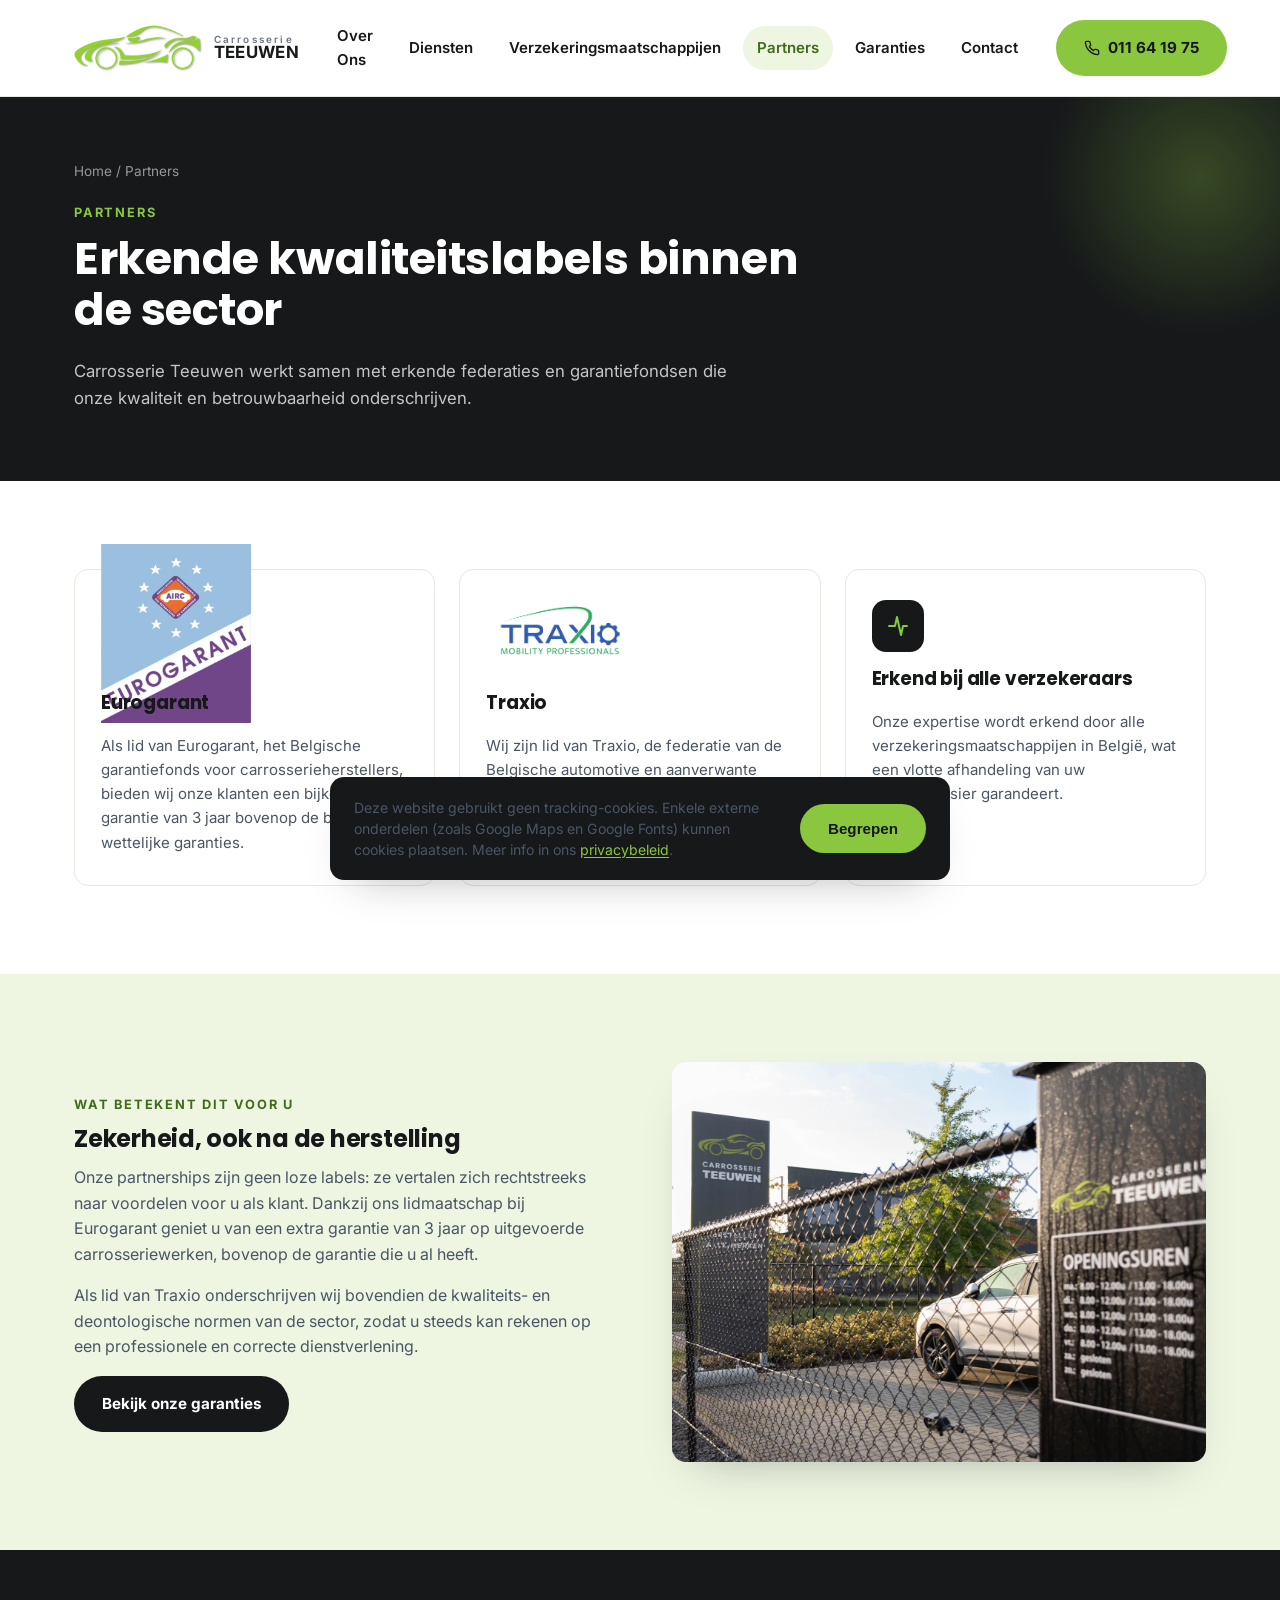
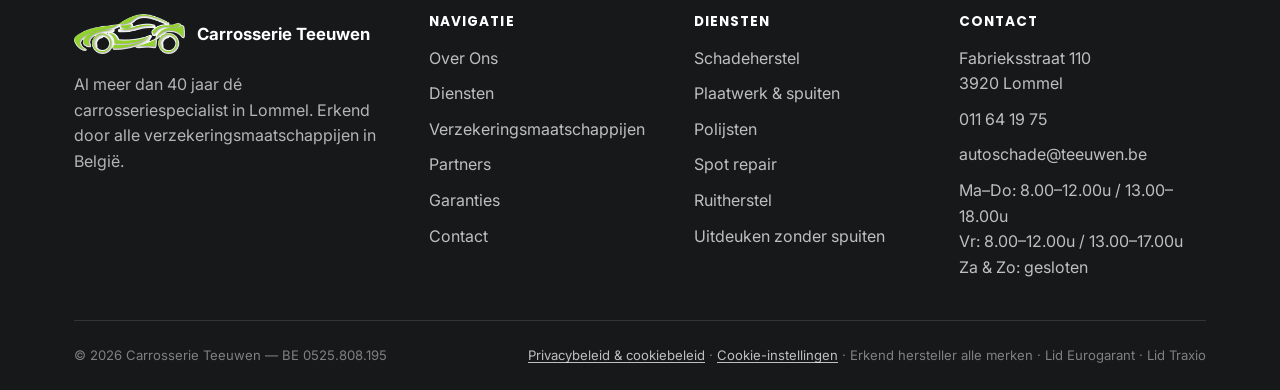
<file: partners.html>
<!DOCTYPE html>
<html lang="nl">
<head>
<meta charset="UTF-8">
<meta name="viewport" content="width=device-width, initial-scale=1.0">
<title>Partners — Carrosserie Teeuwen</title>
<meta name="description" content="Carrosserie Teeuwen is lid van Eurogarant en Traxio. Ontdek onze partners en wat dit voor u als klant betekent.">
<link rel="canonical" href="https://vingoldberg.github.io/Teeuwen/partners.html">
<meta property="og:type" content="website">
<meta property="og:site_name" content="Carrosserie Teeuwen">
<meta property="og:title" content="Partners — Carrosserie Teeuwen">
<meta property="og:description" content="Carrosserie Teeuwen is lid van Eurogarant en Traxio. Ontdek onze partners en wat dit voor u als klant betekent.">
<meta property="og:url" content="https://vingoldberg.github.io/Teeuwen/partners.html">
<meta property="og:image" content="https://vingoldberg.github.io/Teeuwen/assets/og-image.jpg">
<meta property="og:image:width" content="1200">
<meta property="og:image:height" content="630">
<meta property="og:locale" content="nl_BE">
<meta name="twitter:card" content="summary_large_image">
<meta name="twitter:title" content="Partners — Carrosserie Teeuwen">
<meta name="twitter:description" content="Carrosserie Teeuwen is lid van Eurogarant en Traxio. Ontdek onze partners en wat dit voor u als klant betekent.">
<meta name="twitter:image" content="https://vingoldberg.github.io/Teeuwen/assets/og-image.jpg">
<script type="application/ld+json">
{
  "@context": "https://schema.org",
  "@type": "AutoBodyShop",
  "name": "Carrosserie Teeuwen",
  "image": "https://vingoldberg.github.io/Teeuwen/assets/og-image.jpg",
  "url": "https://vingoldberg.github.io/Teeuwen/partners.html",
  "telephone": "+32 11 64 19 75",
  "email": "autoschade@teeuwen.be",
  "address": {
    "@type": "PostalAddress",
    "streetAddress": "Fabrieksstraat 110",
    "postalCode": "3920",
    "addressLocality": "Lommel",
    "addressCountry": "BE"
  },
  "geo": {
    "@type": "GeoCoordinates",
    "latitude": 51.2357104,
    "longitude": 5.3824912
  },
  "openingHoursSpecification": [
    {
      "@type": "OpeningHoursSpecification",
      "dayOfWeek": ["Monday", "Tuesday", "Wednesday", "Thursday", "Friday"],
      "opens": "08:00",
      "closes": "12:00"
    },
    {
      "@type": "OpeningHoursSpecification",
      "dayOfWeek": ["Monday", "Tuesday", "Wednesday", "Thursday"],
      "opens": "13:00",
      "closes": "18:00"
    },
    {
      "@type": "OpeningHoursSpecification",
      "dayOfWeek": ["Friday"],
      "opens": "13:00",
      "closes": "17:00"
    }
  ],
  "priceRange": "€€",
  "vatID": "BE0525808195",
  "sameAs": [
    "https://www.google.com/maps/place/Carrosserie+Teeuwen/@51.2357137,5.3799163,17z/data=!3m1!4b1!4m6!3m5!1s0x47c12b695b4f0eed:0xcc45eecaa745d80b!8m2!3d51.2357104!4d5.3824912!16s%2Fg%2F1tfzr1fz"
  ]
}
</script>
<link rel="icon" href="assets/favicon.png" type="image/png">
<link rel="apple-touch-icon" href="assets/apple-touch-icon.png">
<link rel="manifest" href="manifest.json">
<meta name="theme-color" content="#5c9427">
<link rel="preconnect" href="https://fonts.googleapis.com">
<link rel="preconnect" href="https://fonts.gstatic.com" crossorigin>
<link href="https://fonts.googleapis.com/css2?family=Inter:wght@400;500;600;700;800&family=Poppins:wght@600;700&display=swap" rel="stylesheet">
<link rel="stylesheet" href="css/style.css?v=20260909c">
</head>
<body>

<header class="header">
  <div class="container">
    <a class="brand" href="index.html">
      <img src="assets/logo-icon.png" alt="Logo Carrosserie Teeuwen" width="52" height="24">
      <span class="brand-word"><small>Carrosserie</small><strong>TEEUWEN</strong></span>
    </a>
    <nav class="nav">
      <a href="over-ons.html">Over Ons</a>
      <a href="diensten.html">Diensten</a>
      <a href="verzekeringsmaatschappijen.html">Verzekeringsmaatschappijen</a>
      <a href="partners.html" class="active">Partners</a>
      <a href="garanties.html">Garanties</a>
      <a href="contact.html">Contact</a>
    </nav>
    <div class="header-cta">
      <a class="btn btn-primary" href="tel:+3211641975">
        <svg width="16" height="16" viewBox="0 0 24 24" fill="none" stroke="currentColor" stroke-width="2" stroke-linecap="round" stroke-linejoin="round"><path d="M22 16.92v3a2 2 0 0 1-2.18 2 19.79 19.79 0 0 1-8.63-3.07 19.5 19.5 0 0 1-6-6 19.79 19.79 0 0 1-3.07-8.67A2 2 0 0 1 4.11 2h3a2 2 0 0 1 2 1.72c.13.96.36 1.9.7 2.81a2 2 0 0 1-.45 2.11L8.09 9.91a16 16 0 0 0 6 6l1.27-1.27a2 2 0 0 1 2.11-.45c.91.34 1.85.57 2.81.7A2 2 0 0 1 22 16.92z"/></svg>
        <span class="label">011 64 19 75</span>
      </a>
      <button class="nav-toggle" aria-label="Menu openen" aria-expanded="false"><span></span></button>
    </div>
  </div>
</header>

<section class="page-hero">
  <div class="container">
    <div class="breadcrumb"><a href="index.html">Home</a> / Partners</div>
    <span class="eyebrow">Partners</span>
    <h1>Erkende kwaliteitslabels binnen de sector</h1>
    <p>Carrosserie Teeuwen werkt samen met erkende federaties en garantiefondsen die onze kwaliteit en betrouwbaarheid onderschrijven.</p>
  </div>
</section>

<section class="section">
  <div class="container">
    <div class="card-grid">
      <div class="service-card">
        <div class="partner-logo">
          <picture>
            <source srcset="assets/eurogarant-logo.webp" type="image/webp">
            <img src="assets/eurogarant-logo.png" alt="Eurogarant logo" loading="lazy">
          </picture>
        </div>
        <h3>Eurogarant</h3>
        <p>Als lid van Eurogarant, het Belgische garantiefonds voor carrosserieherstellers, bieden wij onze klanten een bijkomende garantie van 3 jaar bovenop de bestaande wettelijke garanties.</p>
      </div>
      <div class="service-card">
        <div class="partner-logo">
          <picture>
            <source srcset="assets/traxio-logo.webp" type="image/webp">
            <img src="assets/traxio-logo.png" alt="Traxio logo" loading="lazy">
          </picture>
        </div>
        <h3>Traxio</h3>
        <p>Wij zijn lid van Traxio, de federatie van de Belgische automotive en aanverwante sectoren, die staat voor professionalisme en naleving van de sectorale kwaliteitsnormen.</p>
      </div>
      <div class="service-card">
        <div class="icon"><svg width="24" height="24" viewBox="0 0 24 24" fill="none" stroke="currentColor" stroke-width="2" stroke-linecap="round" stroke-linejoin="round"><path d="M3 12h6l2-9 4 18 2-9h4"/></svg></div>
        <h3>Erkend bij alle verzekeraars</h3>
        <p>Onze expertise wordt erkend door alle verzekeringsmaatschappijen in België, wat een vlotte afhandeling van uw schadedossier garandeert.</p>
      </div>
    </div>
  </div>
</section>

<section class="section section-tint">
  <div class="container">
    <div class="split">
      <div>
        <span class="eyebrow">Wat betekent dit voor u</span>
        <h2>Zekerheid, ook na de herstelling</h2>
        <p>Onze partnerships zijn geen loze labels: ze vertalen zich rechtstreeks naar voordelen voor u als klant. Dankzij ons lidmaatschap bij Eurogarant geniet u van een extra garantie van 3 jaar op uitgevoerde carrosseriewerken, bovenop de garantie die u al heeft.</p>
        <p>Als lid van Traxio onderschrijven wij bovendien de kwaliteits- en deontologische normen van de sector, zodat u steeds kan rekenen op een professionele en correcte dienstverlening.</p>
        <a href="garanties.html" class="btn btn-dark">Bekijk onze garanties</a>
      </div>
      <div class="split-media">
        <div class="photo-frame" style="background-image:url('img/inkom-bord.jpg');background-image:image-set(url('img/inkom-bord.webp') type('image/webp'), url('img/inkom-bord.jpg') type('image/jpeg'));">
        </div>
      </div>
    </div>
  </div>
</section>

<footer class="footer">
  <div class="container">
    <div class="footer-grid">
      <div>
        <div class="footer-brand">
          <img src="assets/logo-icon.png" alt="Logo Carrosserie Teeuwen" class="footer-logo-icon">
          <strong>Carrosserie Teeuwen</strong>
        </div>
        <p>Al meer dan 40 jaar dé carrosseriespecialist in Lommel. Erkend door alle verzekeringsmaatschappijen in België.</p>
      </div>
      <div>
        <h4>Navigatie</h4>
        <ul>
          <li><a href="over-ons.html">Over Ons</a></li>
          <li><a href="diensten.html">Diensten</a></li>
          <li><a href="verzekeringsmaatschappijen.html">Verzekeringsmaatschappijen</a></li>
          <li><a href="partners.html">Partners</a></li>
          <li><a href="garanties.html">Garanties</a></li>
          <li><a href="contact.html">Contact</a></li>
        </ul>
      </div>
      <div>
        <h4>Diensten</h4>
        <ul>
          <li><a href="diensten.html">Schadeherstel</a></li>
          <li><a href="diensten.html">Plaatwerk &amp; spuiten</a></li>
          <li><a href="diensten.html">Polijsten</a></li>
          <li><a href="diensten.html">Spot repair</a></li>
          <li><a href="diensten.html">Ruitherstel</a></li>
          <li><a href="diensten.html">Uitdeuken zonder spuiten</a></li>
        </ul>
      </div>
      <div>
        <h4>Contact</h4>
        <ul>
          <li>Fabrieksstraat 110<br>3920 Lommel</li>
          <li><a href="tel:+3211641975">011 64 19 75</a></li>
          <li><a href="mailto:autoschade@teeuwen.be">autoschade@teeuwen.be</a></li>
          <li>Ma–Do: 8.00–12.00u / 13.00–18.00u<br>Vr: 8.00–12.00u / 13.00–17.00u<br>Za &amp; Zo: gesloten</li>
        </ul>
      </div>
    </div>
    <div class="footer-bottom">
      <span>&copy; <span data-year></span> Carrosserie Teeuwen — BE 0525.808.195</span>
      <span><a href="privacybeleid.html">Privacybeleid &amp; cookiebeleid</a> · <a href="#" data-reopen-cookie-notice>Cookie-instellingen</a> · Erkend hersteller alle merken · Lid Eurogarant · Lid Traxio</span>
    </div>
  </div>
</footer>

<div class="cookie-notice" data-cookie-notice>
  <p>Deze website gebruikt geen tracking-cookies. Enkele externe onderdelen (zoals Google Maps en Google Fonts) kunnen cookies plaatsen. Meer info in ons <a href="privacybeleid.html">privacybeleid</a>.</p>
  <button type="button" class="btn btn-primary" data-cookie-accept>Begrepen</button>
</div>

<script src="js/main.js?v=20260909c"></script>
</body>
</html>
</file>
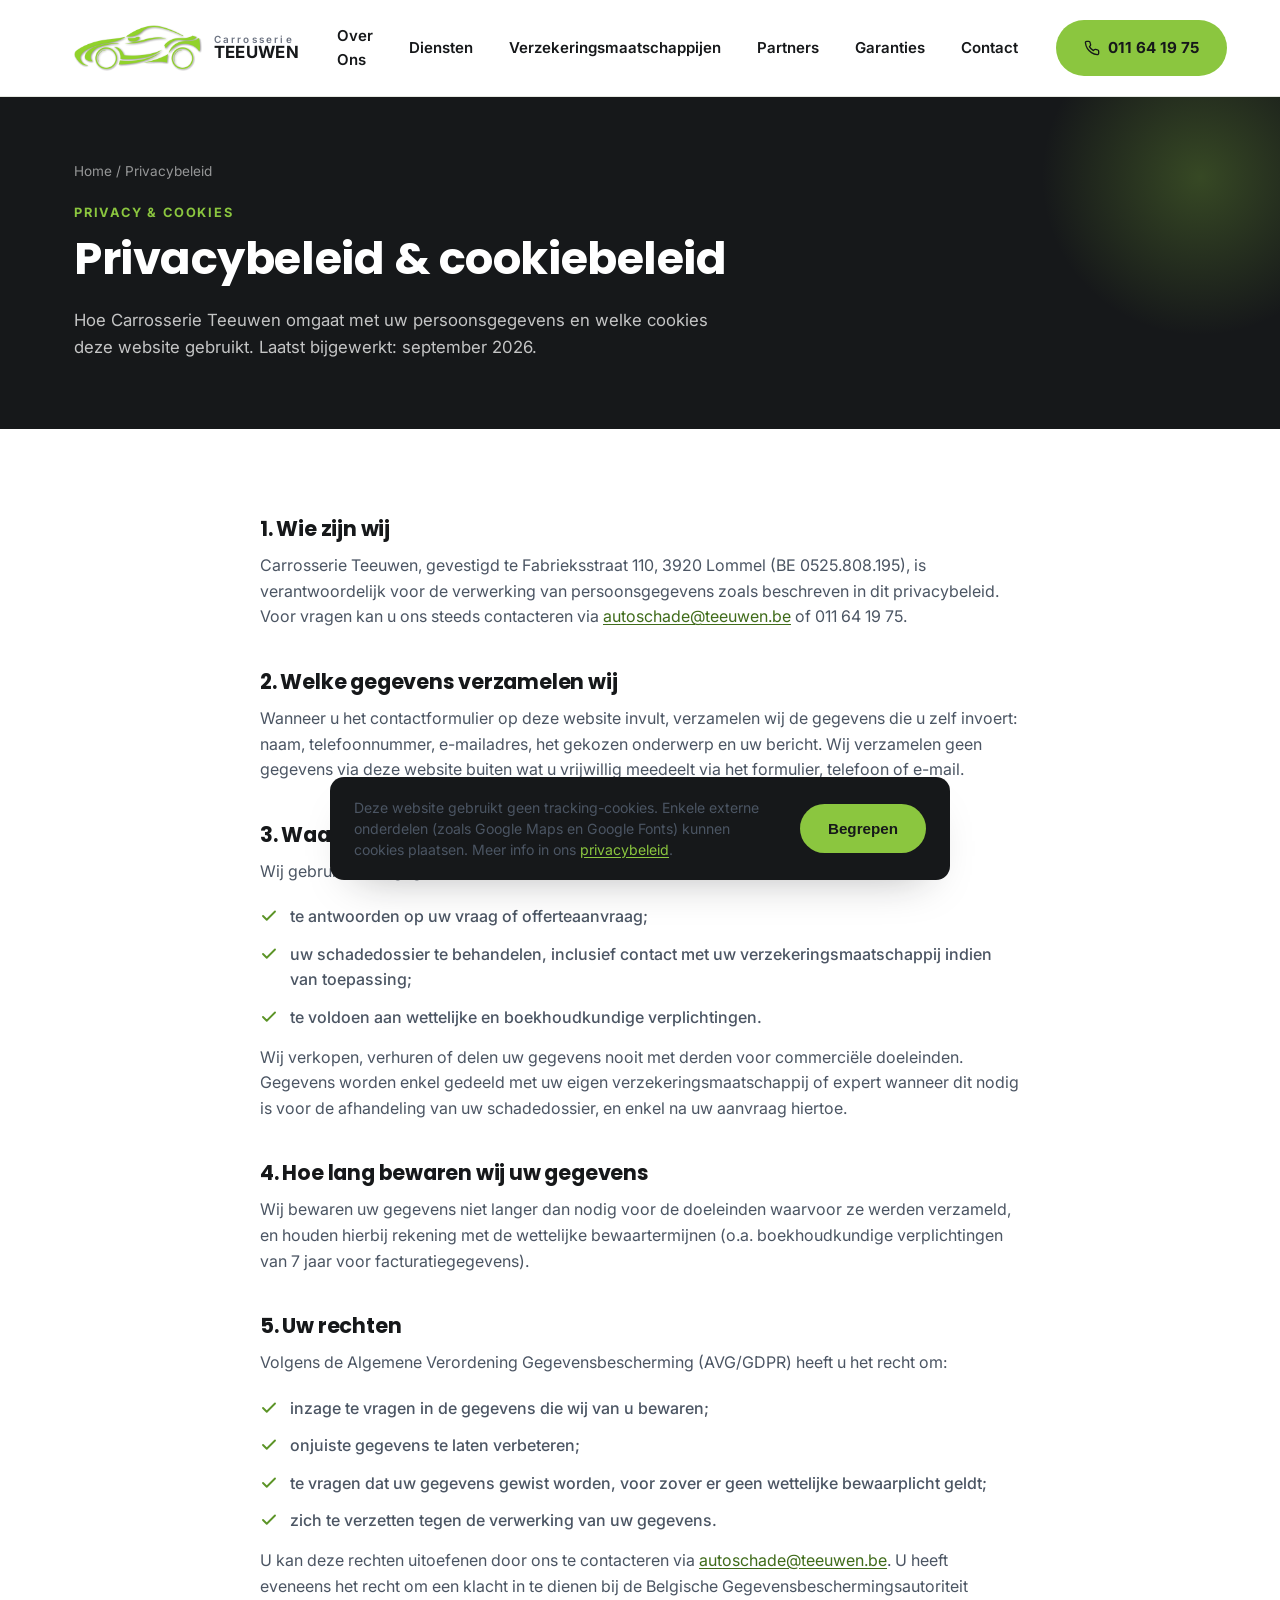
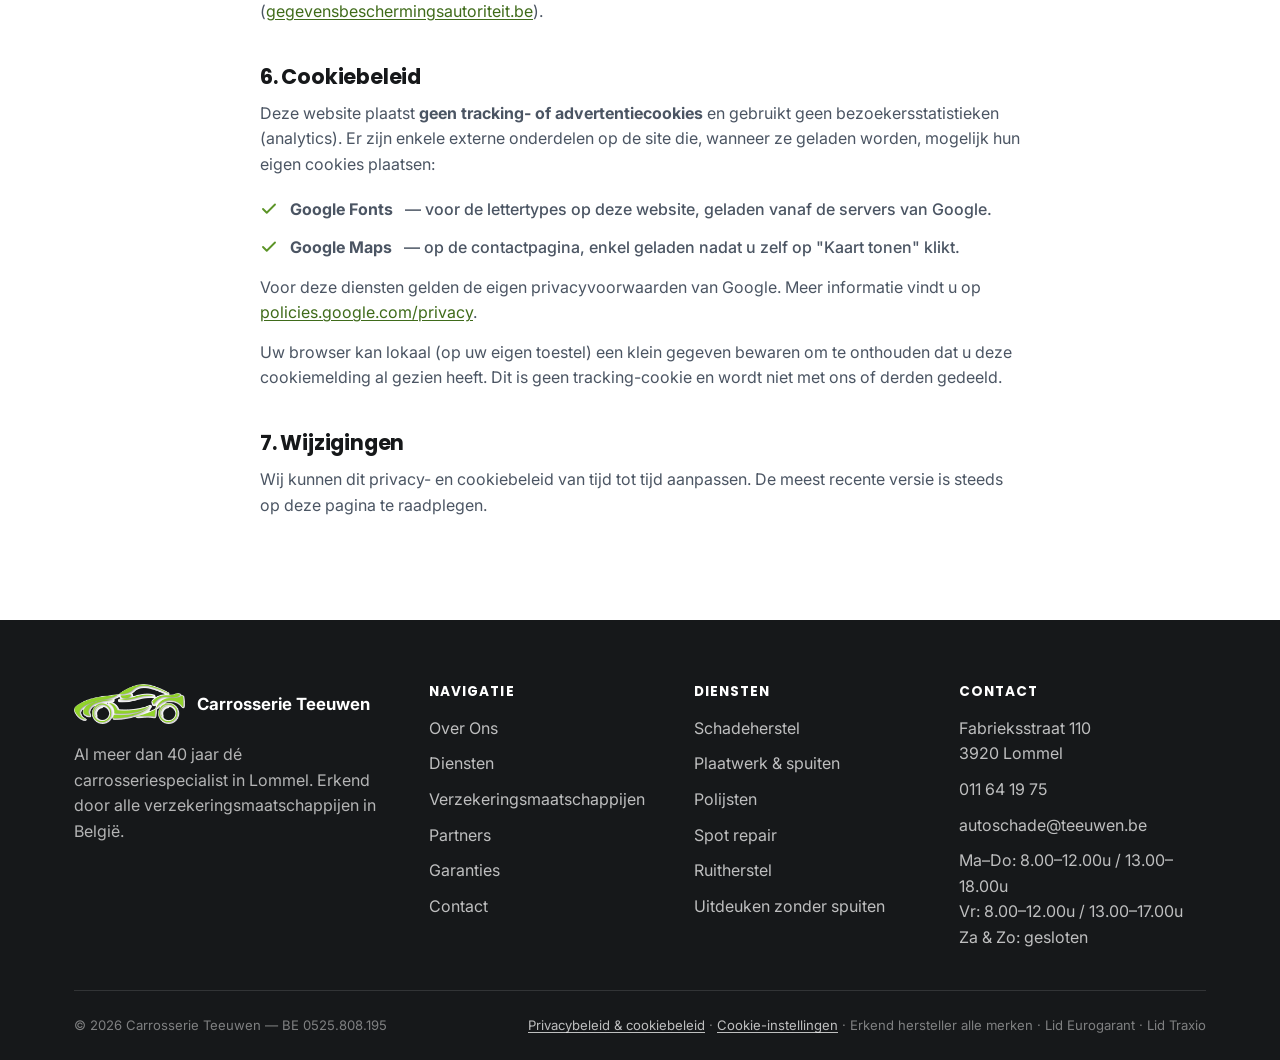
<file: privacybeleid.html>
<!DOCTYPE html>
<html lang="nl">
<head>
<meta charset="UTF-8">
<meta name="viewport" content="width=device-width, initial-scale=1.0">
<title>Privacybeleid &amp; Cookiebeleid — Carrosserie Teeuwen</title>
<meta name="description" content="Lees hoe Carrosserie Teeuwen omgaat met uw persoonsgegevens en welke cookies deze website gebruikt.">
<meta name="robots" content="noindex, follow">
<link rel="canonical" href="https://vingoldberg.github.io/Teeuwen/privacybeleid.html">
<link rel="icon" href="assets/favicon.png" type="image/png">
<link rel="apple-touch-icon" href="assets/apple-touch-icon.png">
<link rel="manifest" href="manifest.json">
<meta name="theme-color" content="#5c9427">
<link rel="preconnect" href="https://fonts.googleapis.com">
<link rel="preconnect" href="https://fonts.gstatic.com" crossorigin>
<link href="https://fonts.googleapis.com/css2?family=Inter:wght@400;500;600;700;800&family=Poppins:wght@600;700&display=swap" rel="stylesheet">
<link rel="stylesheet" href="css/style.css?v=20260909c">
</head>
<body>

<header class="header">
  <div class="container">
    <a class="brand" href="index.html">
      <img src="assets/logo-icon.png" alt="Logo Carrosserie Teeuwen" width="52" height="24">
      <span class="brand-word"><small>Carrosserie</small><strong>TEEUWEN</strong></span>
    </a>
    <nav class="nav">
      <a href="over-ons.html">Over Ons</a>
      <a href="diensten.html">Diensten</a>
      <a href="verzekeringsmaatschappijen.html">Verzekeringsmaatschappijen</a>
      <a href="partners.html">Partners</a>
      <a href="garanties.html">Garanties</a>
      <a href="contact.html">Contact</a>
    </nav>
    <div class="header-cta">
      <a class="btn btn-primary" href="tel:+3211641975">
        <svg width="16" height="16" viewBox="0 0 24 24" fill="none" stroke="currentColor" stroke-width="2" stroke-linecap="round" stroke-linejoin="round"><path d="M22 16.92v3a2 2 0 0 1-2.18 2 19.79 19.79 0 0 1-8.63-3.07 19.5 19.5 0 0 1-6-6 19.79 19.79 0 0 1-3.07-8.67A2 2 0 0 1 4.11 2h3a2 2 0 0 1 2 1.72c.13.96.36 1.9.7 2.81a2 2 0 0 1-.45 2.11L8.09 9.91a16 16 0 0 0 6 6l1.27-1.27a2 2 0 0 1 2.11-.45c.91.34 1.85.57 2.81.7A2 2 0 0 1 22 16.92z"/></svg>
        <span class="label">011 64 19 75</span>
      </a>
      <button class="nav-toggle" aria-label="Menu openen" aria-expanded="false"><span></span></button>
    </div>
  </div>
</header>

<section class="page-hero">
  <div class="container">
    <div class="breadcrumb"><a href="index.html">Home</a> / Privacybeleid</div>
    <span class="eyebrow">Privacy &amp; cookies</span>
    <h1>Privacybeleid &amp; cookiebeleid</h1>
    <p>Hoe Carrosserie Teeuwen omgaat met uw persoonsgegevens en welke cookies deze website gebruikt. Laatst bijgewerkt: september 2026.</p>
  </div>
</section>

<section class="section">
  <div class="container">
    <div class="legal-text">

      <h2>1. Wie zijn wij</h2>
      <p>Carrosserie Teeuwen, gevestigd te Fabrieksstraat 110, 3920 Lommel (BE 0525.808.195), is verantwoordelijk voor de verwerking van persoonsgegevens zoals beschreven in dit privacybeleid. Voor vragen kan u ons steeds contacteren via <a href="mailto:autoschade@teeuwen.be">autoschade@teeuwen.be</a> of 011 64 19 75.</p>

      <h2>2. Welke gegevens verzamelen wij</h2>
      <p>Wanneer u het contactformulier op deze website invult, verzamelen wij de gegevens die u zelf invoert: naam, telefoonnummer, e-mailadres, het gekozen onderwerp en uw bericht. Wij verzamelen geen gegevens via deze website buiten wat u vrijwillig meedeelt via het formulier, telefoon of e-mail.</p>

      <h2>3. Waarom verwerken wij deze gegevens</h2>
      <p>Wij gebruiken uw gegevens uitsluitend om:</p>
      <ul class="checklist">
        <li><svg width="18" height="18" viewBox="0 0 24 24" fill="none" stroke="currentColor" stroke-width="2.5" stroke-linecap="round" stroke-linejoin="round"><path d="M20 6 9 17l-5-5"/></svg> te antwoorden op uw vraag of offerteaanvraag;</li>
        <li><svg width="18" height="18" viewBox="0 0 24 24" fill="none" stroke="currentColor" stroke-width="2.5" stroke-linecap="round" stroke-linejoin="round"><path d="M20 6 9 17l-5-5"/></svg> uw schadedossier te behandelen, inclusief contact met uw verzekeringsmaatschappij indien van toepassing;</li>
        <li><svg width="18" height="18" viewBox="0 0 24 24" fill="none" stroke="currentColor" stroke-width="2.5" stroke-linecap="round" stroke-linejoin="round"><path d="M20 6 9 17l-5-5"/></svg> te voldoen aan wettelijke en boekhoudkundige verplichtingen.</li>
      </ul>
      <p>Wij verkopen, verhuren of delen uw gegevens nooit met derden voor commerciële doeleinden. Gegevens worden enkel gedeeld met uw eigen verzekeringsmaatschappij of expert wanneer dit nodig is voor de afhandeling van uw schadedossier, en enkel na uw aanvraag hiertoe.</p>

      <h2>4. Hoe lang bewaren wij uw gegevens</h2>
      <p>Wij bewaren uw gegevens niet langer dan nodig voor de doeleinden waarvoor ze werden verzameld, en houden hierbij rekening met de wettelijke bewaartermijnen (o.a. boekhoudkundige verplichtingen van 7 jaar voor facturatiegegevens).</p>

      <h2>5. Uw rechten</h2>
      <p>Volgens de Algemene Verordening Gegevensbescherming (AVG/GDPR) heeft u het recht om:</p>
      <ul class="checklist">
        <li><svg width="18" height="18" viewBox="0 0 24 24" fill="none" stroke="currentColor" stroke-width="2.5" stroke-linecap="round" stroke-linejoin="round"><path d="M20 6 9 17l-5-5"/></svg> inzage te vragen in de gegevens die wij van u bewaren;</li>
        <li><svg width="18" height="18" viewBox="0 0 24 24" fill="none" stroke="currentColor" stroke-width="2.5" stroke-linecap="round" stroke-linejoin="round"><path d="M20 6 9 17l-5-5"/></svg> onjuiste gegevens te laten verbeteren;</li>
        <li><svg width="18" height="18" viewBox="0 0 24 24" fill="none" stroke="currentColor" stroke-width="2.5" stroke-linecap="round" stroke-linejoin="round"><path d="M20 6 9 17l-5-5"/></svg> te vragen dat uw gegevens gewist worden, voor zover er geen wettelijke bewaarplicht geldt;</li>
        <li><svg width="18" height="18" viewBox="0 0 24 24" fill="none" stroke="currentColor" stroke-width="2.5" stroke-linecap="round" stroke-linejoin="round"><path d="M20 6 9 17l-5-5"/></svg> zich te verzetten tegen de verwerking van uw gegevens.</li>
      </ul>
      <p>U kan deze rechten uitoefenen door ons te contacteren via <a href="mailto:autoschade@teeuwen.be">autoschade@teeuwen.be</a>. U heeft eveneens het recht om een klacht in te dienen bij de Belgische Gegevensbeschermingsautoriteit (<a href="https://www.gegevensbeschermingsautoriteit.be" target="_blank" rel="noopener">gegevensbeschermingsautoriteit.be</a>).</p>

      <h2>6. Cookiebeleid</h2>
      <p>Deze website plaatst <strong>geen tracking- of advertentiecookies</strong> en gebruikt geen bezoekersstatistieken (analytics). Er zijn enkele externe onderdelen op de site die, wanneer ze geladen worden, mogelijk hun eigen cookies plaatsen:</p>
      <ul class="checklist">
        <li><svg width="18" height="18" viewBox="0 0 24 24" fill="none" stroke="currentColor" stroke-width="2.5" stroke-linecap="round" stroke-linejoin="round"><path d="M20 6 9 17l-5-5"/></svg> <strong>Google Fonts</strong> — voor de lettertypes op deze website, geladen vanaf de servers van Google.</li>
        <li><svg width="18" height="18" viewBox="0 0 24 24" fill="none" stroke="currentColor" stroke-width="2.5" stroke-linecap="round" stroke-linejoin="round"><path d="M20 6 9 17l-5-5"/></svg> <strong>Google Maps</strong> — op de contactpagina, enkel geladen nadat u zelf op "Kaart tonen" klikt.</li>
      </ul>
      <p>Voor deze diensten gelden de eigen privacyvoorwaarden van Google. Meer informatie vindt u op <a href="https://policies.google.com/privacy" target="_blank" rel="noopener">policies.google.com/privacy</a>.</p>
      <p>Uw browser kan lokaal (op uw eigen toestel) een klein gegeven bewaren om te onthouden dat u deze cookiemelding al gezien heeft. Dit is geen tracking-cookie en wordt niet met ons of derden gedeeld.</p>

      <h2>7. Wijzigingen</h2>
      <p>Wij kunnen dit privacy- en cookiebeleid van tijd tot tijd aanpassen. De meest recente versie is steeds op deze pagina te raadplegen.</p>

    </div>
  </div>
</section>

<footer class="footer">
  <div class="container">
    <div class="footer-grid">
      <div>
        <div class="footer-brand">
          <img src="assets/logo-icon.png" alt="Logo Carrosserie Teeuwen" class="footer-logo-icon">
          <strong>Carrosserie Teeuwen</strong>
        </div>
        <p>Al meer dan 40 jaar dé carrosseriespecialist in Lommel. Erkend door alle verzekeringsmaatschappijen in België.</p>
      </div>
      <div>
        <h4>Navigatie</h4>
        <ul>
          <li><a href="over-ons.html">Over Ons</a></li>
          <li><a href="diensten.html">Diensten</a></li>
          <li><a href="verzekeringsmaatschappijen.html">Verzekeringsmaatschappijen</a></li>
          <li><a href="partners.html">Partners</a></li>
          <li><a href="garanties.html">Garanties</a></li>
          <li><a href="contact.html">Contact</a></li>
        </ul>
      </div>
      <div>
        <h4>Diensten</h4>
        <ul>
          <li><a href="diensten.html">Schadeherstel</a></li>
          <li><a href="diensten.html">Plaatwerk &amp; spuiten</a></li>
          <li><a href="diensten.html">Polijsten</a></li>
          <li><a href="diensten.html">Spot repair</a></li>
          <li><a href="diensten.html">Ruitherstel</a></li>
          <li><a href="diensten.html">Uitdeuken zonder spuiten</a></li>
        </ul>
      </div>
      <div>
        <h4>Contact</h4>
        <ul>
          <li>Fabrieksstraat 110<br>3920 Lommel</li>
          <li><a href="tel:+3211641975">011 64 19 75</a></li>
          <li><a href="mailto:autoschade@teeuwen.be">autoschade@teeuwen.be</a></li>
          <li>Ma–Do: 8.00–12.00u / 13.00–18.00u<br>Vr: 8.00–12.00u / 13.00–17.00u<br>Za &amp; Zo: gesloten</li>
        </ul>
      </div>
    </div>
    <div class="footer-bottom">
      <span>&copy; <span data-year></span> Carrosserie Teeuwen — BE 0525.808.195</span>
      <span><a href="privacybeleid.html">Privacybeleid &amp; cookiebeleid</a> · <a href="#" data-reopen-cookie-notice>Cookie-instellingen</a> · Erkend hersteller alle merken · Lid Eurogarant · Lid Traxio</span>
    </div>
  </div>
</footer>

<div class="cookie-notice" data-cookie-notice>
  <p>Deze website gebruikt geen tracking-cookies. Enkele externe onderdelen (zoals Google Maps en Google Fonts) kunnen cookies plaatsen. Meer info in ons <a href="privacybeleid.html">privacybeleid</a>.</p>
  <button type="button" class="btn btn-primary" data-cookie-accept>Begrepen</button>
</div>

<script src="js/main.js?v=20260909c"></script>
</body>
</html>
</file>
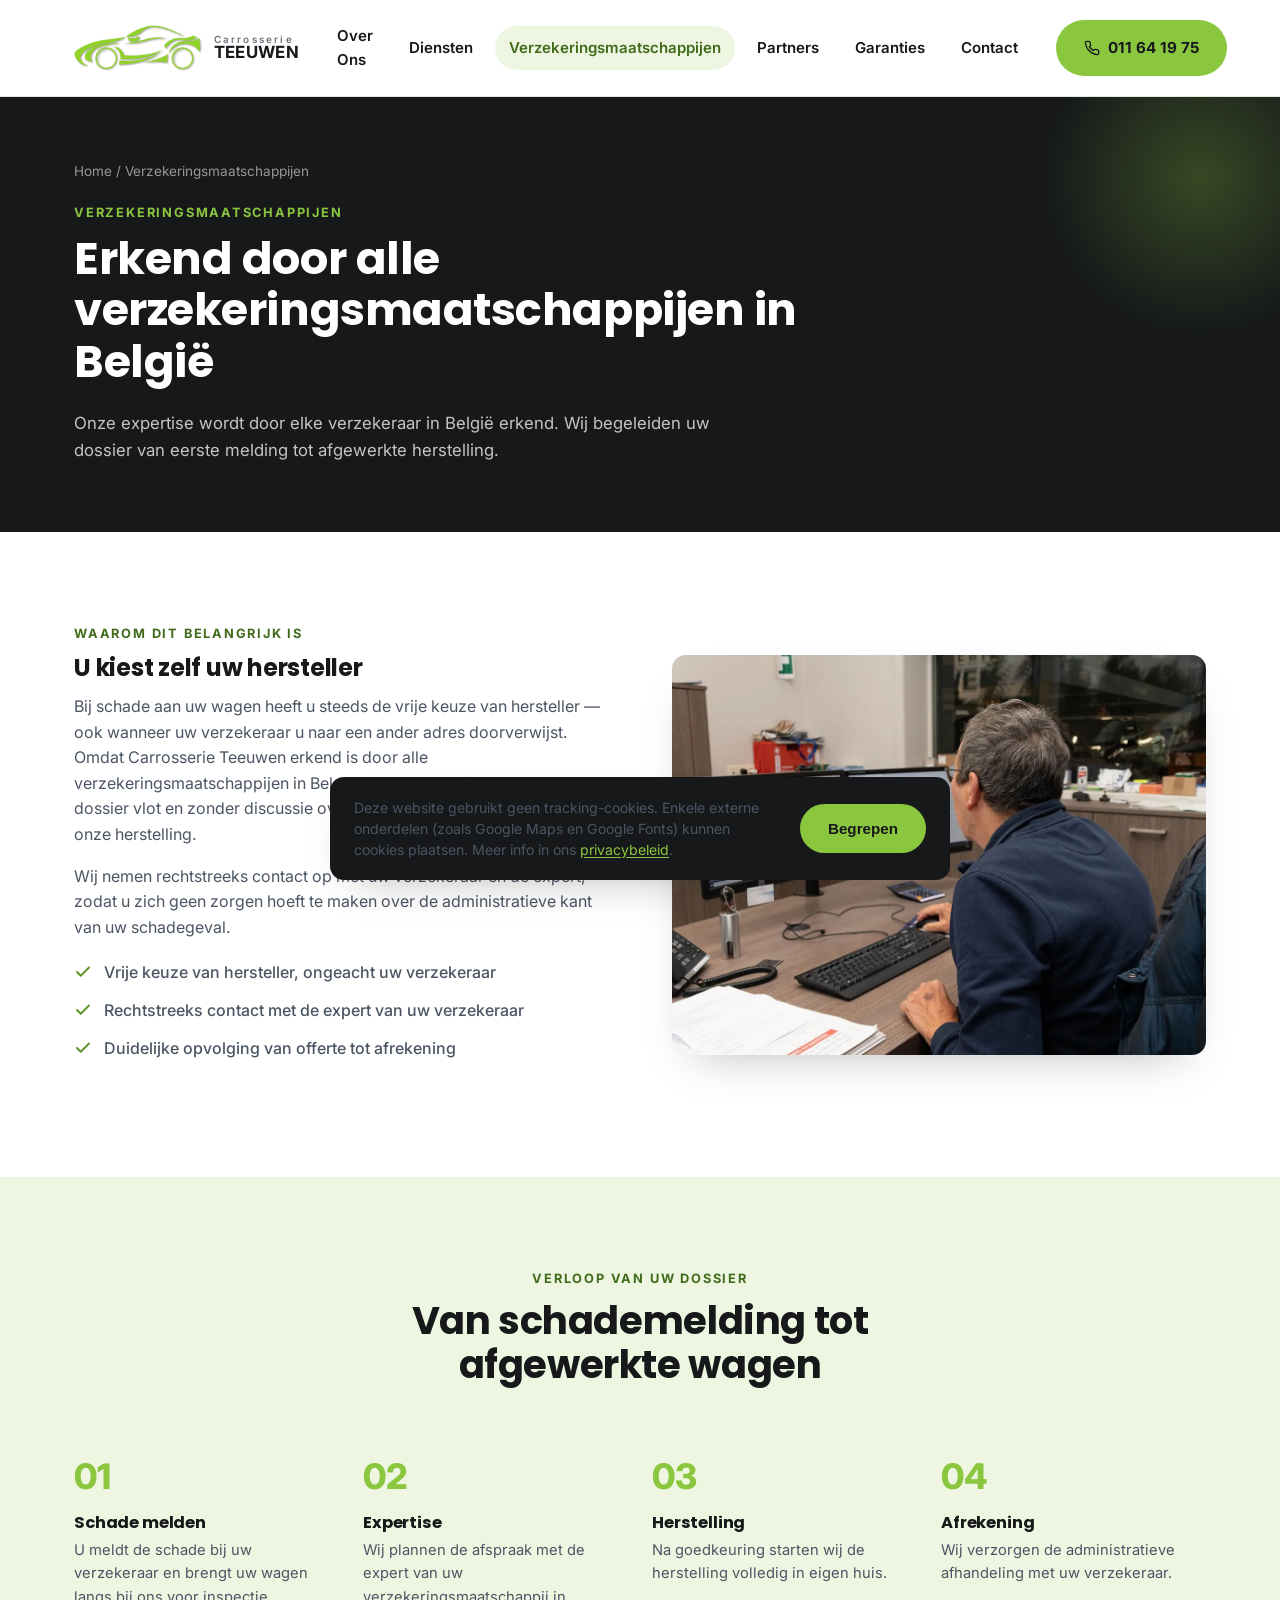
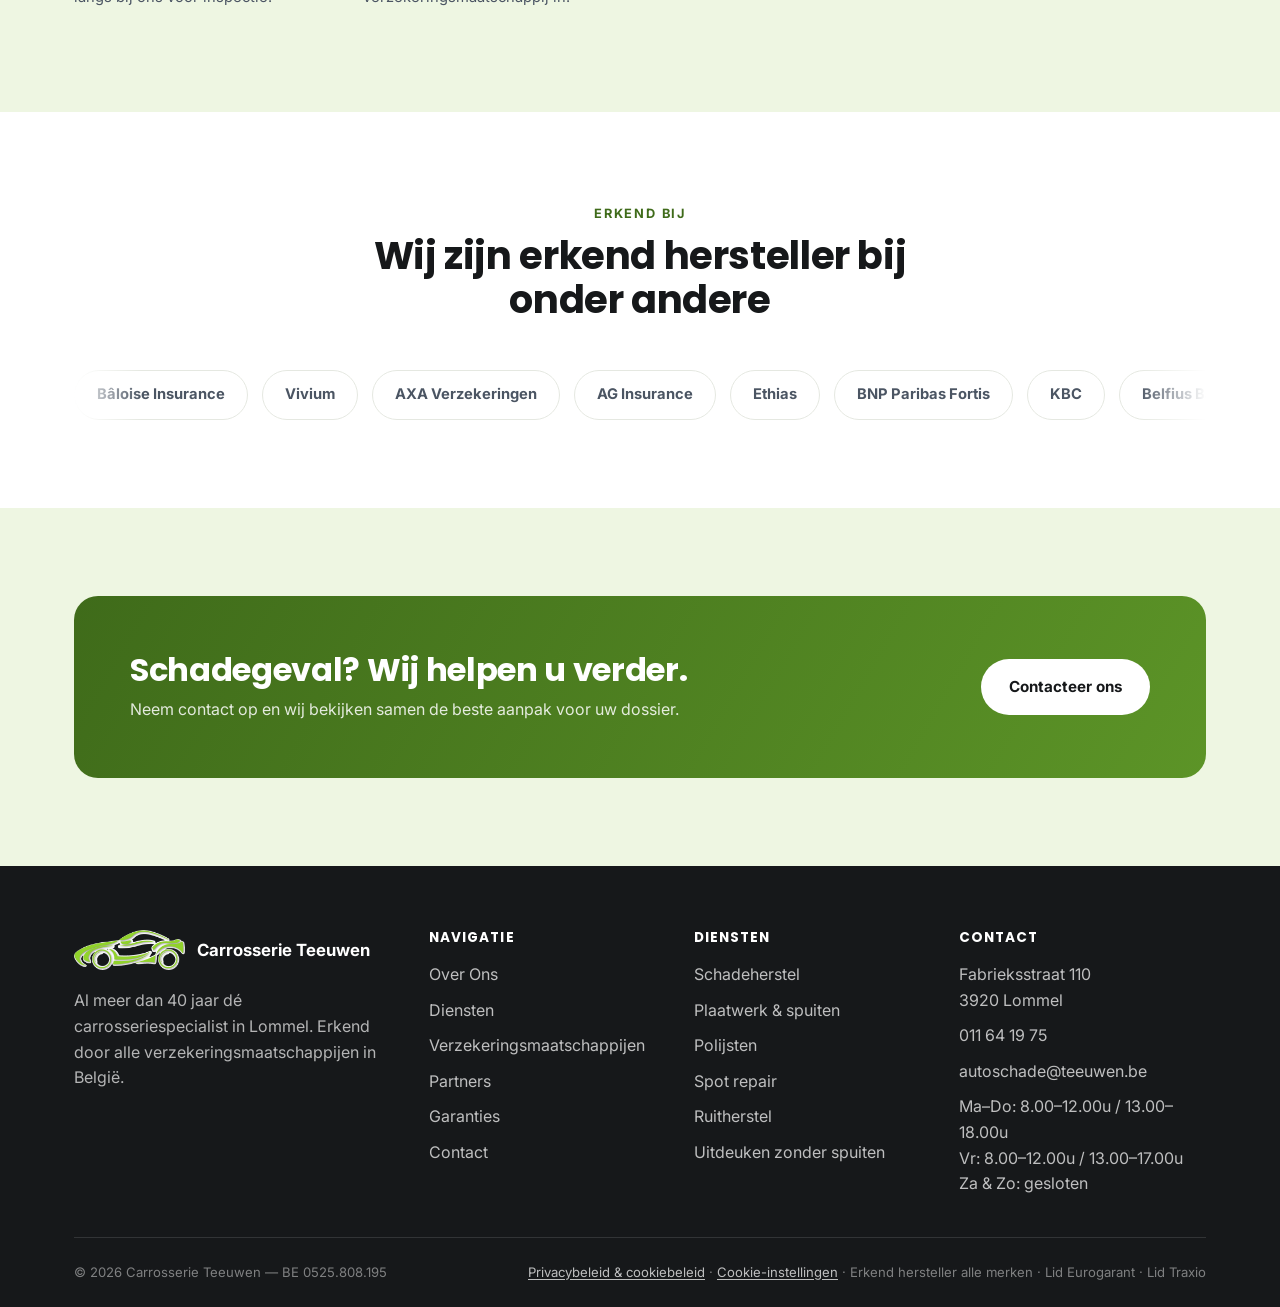
<file: verzekeringsmaatschappijen.html>
<!DOCTYPE html>
<html lang="nl">
<head>
<meta charset="UTF-8">
<meta name="viewport" content="width=device-width, initial-scale=1.0">
<title>Verzekeringsmaatschappijen — Carrosserie Teeuwen</title>
<meta name="description" content="Carrosserie Teeuwen is erkend door alle verzekeringsmaatschappijen in België. Ontdek hoe wij uw schadedossier van A tot Z begeleiden.">
<link rel="canonical" href="https://vingoldberg.github.io/Teeuwen/verzekeringsmaatschappijen.html">
<meta property="og:type" content="website">
<meta property="og:site_name" content="Carrosserie Teeuwen">
<meta property="og:title" content="Verzekeringsmaatschappijen — Carrosserie Teeuwen">
<meta property="og:description" content="Carrosserie Teeuwen is erkend door alle verzekeringsmaatschappijen in België. Ontdek hoe wij uw schadedossier van A tot Z begeleiden.">
<meta property="og:url" content="https://vingoldberg.github.io/Teeuwen/verzekeringsmaatschappijen.html">
<meta property="og:image" content="https://vingoldberg.github.io/Teeuwen/assets/og-image.jpg">
<meta property="og:image:width" content="1200">
<meta property="og:image:height" content="630">
<meta property="og:locale" content="nl_BE">
<meta name="twitter:card" content="summary_large_image">
<meta name="twitter:title" content="Verzekeringsmaatschappijen — Carrosserie Teeuwen">
<meta name="twitter:description" content="Carrosserie Teeuwen is erkend door alle verzekeringsmaatschappijen in België. Ontdek hoe wij uw schadedossier van A tot Z begeleiden.">
<meta name="twitter:image" content="https://vingoldberg.github.io/Teeuwen/assets/og-image.jpg">
<script type="application/ld+json">
{
  "@context": "https://schema.org",
  "@type": "AutoBodyShop",
  "name": "Carrosserie Teeuwen",
  "image": "https://vingoldberg.github.io/Teeuwen/assets/og-image.jpg",
  "url": "https://vingoldberg.github.io/Teeuwen/verzekeringsmaatschappijen.html",
  "telephone": "+32 11 64 19 75",
  "email": "autoschade@teeuwen.be",
  "address": {
    "@type": "PostalAddress",
    "streetAddress": "Fabrieksstraat 110",
    "postalCode": "3920",
    "addressLocality": "Lommel",
    "addressCountry": "BE"
  },
  "geo": {
    "@type": "GeoCoordinates",
    "latitude": 51.2357104,
    "longitude": 5.3824912
  },
  "openingHoursSpecification": [
    {
      "@type": "OpeningHoursSpecification",
      "dayOfWeek": ["Monday", "Tuesday", "Wednesday", "Thursday", "Friday"],
      "opens": "08:00",
      "closes": "12:00"
    },
    {
      "@type": "OpeningHoursSpecification",
      "dayOfWeek": ["Monday", "Tuesday", "Wednesday", "Thursday"],
      "opens": "13:00",
      "closes": "18:00"
    },
    {
      "@type": "OpeningHoursSpecification",
      "dayOfWeek": ["Friday"],
      "opens": "13:00",
      "closes": "17:00"
    }
  ],
  "priceRange": "€€",
  "vatID": "BE0525808195",
  "sameAs": [
    "https://www.google.com/maps/place/Carrosserie+Teeuwen/@51.2357137,5.3799163,17z/data=!3m1!4b1!4m6!3m5!1s0x47c12b695b4f0eed:0xcc45eecaa745d80b!8m2!3d51.2357104!4d5.3824912!16s%2Fg%2F1tfzr1fz"
  ]
}
</script>
<link rel="icon" href="assets/favicon.png" type="image/png">
<link rel="apple-touch-icon" href="assets/apple-touch-icon.png">
<link rel="manifest" href="manifest.json">
<meta name="theme-color" content="#5c9427">
<link rel="preconnect" href="https://fonts.googleapis.com">
<link rel="preconnect" href="https://fonts.gstatic.com" crossorigin>
<link href="https://fonts.googleapis.com/css2?family=Inter:wght@400;500;600;700;800&family=Poppins:wght@600;700&display=swap" rel="stylesheet">
<link rel="stylesheet" href="css/style.css?v=20260909c">
</head>
<body>

<header class="header">
  <div class="container">
    <a class="brand" href="index.html">
      <img src="assets/logo-icon.png" alt="Logo Carrosserie Teeuwen" width="52" height="24">
      <span class="brand-word"><small>Carrosserie</small><strong>TEEUWEN</strong></span>
    </a>
    <nav class="nav">
      <a href="over-ons.html">Over Ons</a>
      <a href="diensten.html">Diensten</a>
      <a href="verzekeringsmaatschappijen.html" class="active">Verzekeringsmaatschappijen</a>
      <a href="partners.html">Partners</a>
      <a href="garanties.html">Garanties</a>
      <a href="contact.html">Contact</a>
    </nav>
    <div class="header-cta">
      <a class="btn btn-primary" href="tel:+3211641975">
        <svg width="16" height="16" viewBox="0 0 24 24" fill="none" stroke="currentColor" stroke-width="2" stroke-linecap="round" stroke-linejoin="round"><path d="M22 16.92v3a2 2 0 0 1-2.18 2 19.79 19.79 0 0 1-8.63-3.07 19.5 19.5 0 0 1-6-6 19.79 19.79 0 0 1-3.07-8.67A2 2 0 0 1 4.11 2h3a2 2 0 0 1 2 1.72c.13.96.36 1.9.7 2.81a2 2 0 0 1-.45 2.11L8.09 9.91a16 16 0 0 0 6 6l1.27-1.27a2 2 0 0 1 2.11-.45c.91.34 1.85.57 2.81.7A2 2 0 0 1 22 16.92z"/></svg>
        <span class="label">011 64 19 75</span>
      </a>
      <button class="nav-toggle" aria-label="Menu openen" aria-expanded="false"><span></span></button>
    </div>
  </div>
</header>

<section class="page-hero">
  <div class="container">
    <div class="breadcrumb"><a href="index.html">Home</a> / Verzekeringsmaatschappijen</div>
    <span class="eyebrow">Verzekeringsmaatschappijen</span>
    <h1>Erkend door alle verzekeringsmaatschappijen in België</h1>
    <p>Onze expertise wordt door elke verzekeraar in België erkend. Wij begeleiden uw dossier van eerste melding tot afgewerkte herstelling.</p>
  </div>
</section>

<section class="section">
  <div class="container">
    <div class="split">
      <div>
        <span class="eyebrow">Waarom dit belangrijk is</span>
        <h2>U kiest zelf uw hersteller</h2>
        <p>Bij schade aan uw wagen heeft u steeds de vrije keuze van hersteller — ook wanneer uw verzekeraar u naar een ander adres doorverwijst. Omdat Carrosserie Teeuwen erkend is door alle verzekeringsmaatschappijen in België, verloopt de afhandeling van uw dossier vlot en zonder discussie over de kwaliteit of correctheid van onze herstelling.</p>
        <p>Wij nemen rechtstreeks contact op met uw verzekeraar en de expert, zodat u zich geen zorgen hoeft te maken over de administratieve kant van uw schadegeval.</p>
        <ul class="checklist">
          <li><svg width="18" height="18" viewBox="0 0 24 24" fill="none" stroke="currentColor" stroke-width="2.5" stroke-linecap="round" stroke-linejoin="round"><path d="M20 6 9 17l-5-5"/></svg> Vrije keuze van hersteller, ongeacht uw verzekeraar</li>
          <li><svg width="18" height="18" viewBox="0 0 24 24" fill="none" stroke="currentColor" stroke-width="2.5" stroke-linecap="round" stroke-linejoin="round"><path d="M20 6 9 17l-5-5"/></svg> Rechtstreeks contact met de expert van uw verzekeraar</li>
          <li><svg width="18" height="18" viewBox="0 0 24 24" fill="none" stroke="currentColor" stroke-width="2.5" stroke-linecap="round" stroke-linejoin="round"><path d="M20 6 9 17l-5-5"/></svg> Duidelijke opvolging van offerte tot afrekening</li>
        </ul>
      </div>
      <div class="split-media">
        <div class="photo-frame" style="background-image:url('img/kantoor-dossier.jpg');background-image:image-set(url('img/kantoor-dossier.webp') type('image/webp'), url('img/kantoor-dossier.jpg') type('image/jpeg'));">
        </div>
      </div>
    </div>
  </div>
</section>

<section class="section section-tint">
  <div class="container">
    <div class="section-head center">
      <span class="eyebrow">Verloop van uw dossier</span>
      <h2>Van schademelding tot afgewerkte wagen</h2>
    </div>
    <div class="steps">
      <div class="step">
        <h3>Schade melden</h3>
        <p>U meldt de schade bij uw verzekeraar en brengt uw wagen langs bij ons voor inspectie.</p>
      </div>
      <div class="step">
        <h3>Expertise</h3>
        <p>Wij plannen de afspraak met de expert van uw verzekeringsmaatschappij in.</p>
      </div>
      <div class="step">
        <h3>Herstelling</h3>
        <p>Na goedkeuring starten wij de herstelling volledig in eigen huis.</p>
      </div>
      <div class="step">
        <h3>Afrekening</h3>
        <p>Wij verzorgen de administratieve afhandeling met uw verzekeraar.</p>
      </div>
    </div>
  </div>
</section>

<section class="section">
  <div class="container">
    <div class="section-head center">
      <span class="eyebrow">Erkend bij</span>
      <h2>Wij zijn erkend hersteller bij onder andere</h2>
    </div>
    <div class="logo-strip" style="justify-content:center;">
      <span class="logo-pill">Bâloise Insurance</span>
      <span class="logo-pill">Vivium</span>
      <span class="logo-pill">AXA Verzekeringen</span>
      <span class="logo-pill">AG Insurance</span>
      <span class="logo-pill">Ethias</span>
      <span class="logo-pill">BNP Paribas Fortis</span>
      <span class="logo-pill">KBC</span>
      <span class="logo-pill">Belfius Bank &amp; Verzekeringen</span>
      <span class="logo-pill">DVV Verzekeringen</span>
      <span class="logo-pill">Allianz</span>
      <span class="logo-pill">Fidea Verzekeringen</span>
      <span class="logo-pill">P&amp;V Verzekeringen</span>
      <span class="logo-pill">Federale Verzekering</span>
      <span class="logo-pill">Yuzzu</span>
      <span class="logo-pill">Actel Direct</span>
      <span class="logo-pill">NN</span>
      <span class="logo-pill">ING</span>
      <span class="logo-pill">Corona Direct</span>
      <span class="logo-pill">MS Amlin</span>
      <span class="logo-pill">AMMA Verzekeringen</span>
    </div>
  </div>
</section>

<section class="section section-tint">
  <div class="container">
    <div class="cta-band">
      <div>
        <h2>Schadegeval? Wij helpen u verder.</h2>
        <p>Neem contact op en wij bekijken samen de beste aanpak voor uw dossier.</p>
      </div>
      <div class="hero-actions">
        <a href="contact.html" class="btn btn-primary">Contacteer ons</a>
      </div>
    </div>
  </div>
</section>

<footer class="footer">
  <div class="container">
    <div class="footer-grid">
      <div>
        <div class="footer-brand">
          <img src="assets/logo-icon.png" alt="Logo Carrosserie Teeuwen" class="footer-logo-icon">
          <strong>Carrosserie Teeuwen</strong>
        </div>
        <p>Al meer dan 40 jaar dé carrosseriespecialist in Lommel. Erkend door alle verzekeringsmaatschappijen in België.</p>
      </div>
      <div>
        <h4>Navigatie</h4>
        <ul>
          <li><a href="over-ons.html">Over Ons</a></li>
          <li><a href="diensten.html">Diensten</a></li>
          <li><a href="verzekeringsmaatschappijen.html">Verzekeringsmaatschappijen</a></li>
          <li><a href="partners.html">Partners</a></li>
          <li><a href="garanties.html">Garanties</a></li>
          <li><a href="contact.html">Contact</a></li>
        </ul>
      </div>
      <div>
        <h4>Diensten</h4>
        <ul>
          <li><a href="diensten.html">Schadeherstel</a></li>
          <li><a href="diensten.html">Plaatwerk &amp; spuiten</a></li>
          <li><a href="diensten.html">Polijsten</a></li>
          <li><a href="diensten.html">Spot repair</a></li>
          <li><a href="diensten.html">Ruitherstel</a></li>
          <li><a href="diensten.html">Uitdeuken zonder spuiten</a></li>
        </ul>
      </div>
      <div>
        <h4>Contact</h4>
        <ul>
          <li>Fabrieksstraat 110<br>3920 Lommel</li>
          <li><a href="tel:+3211641975">011 64 19 75</a></li>
          <li><a href="mailto:autoschade@teeuwen.be">autoschade@teeuwen.be</a></li>
          <li>Ma–Do: 8.00–12.00u / 13.00–18.00u<br>Vr: 8.00–12.00u / 13.00–17.00u<br>Za &amp; Zo: gesloten</li>
        </ul>
      </div>
    </div>
    <div class="footer-bottom">
      <span>&copy; <span data-year></span> Carrosserie Teeuwen — BE 0525.808.195</span>
      <span><a href="privacybeleid.html">Privacybeleid &amp; cookiebeleid</a> · <a href="#" data-reopen-cookie-notice>Cookie-instellingen</a> · Erkend hersteller alle merken · Lid Eurogarant · Lid Traxio</span>
    </div>
  </div>
</footer>

<div class="cookie-notice" data-cookie-notice>
  <p>Deze website gebruikt geen tracking-cookies. Enkele externe onderdelen (zoals Google Maps en Google Fonts) kunnen cookies plaatsen. Meer info in ons <a href="privacybeleid.html">privacybeleid</a>.</p>
  <button type="button" class="btn btn-primary" data-cookie-accept>Begrepen</button>
</div>

<script src="js/main.js?v=20260909c"></script>
</body>
</html>
</file>
<file: css/style.css>
/* ==========================================================================
   Carrosserie Teeuwen — stylesheet
   ========================================================================== */

@media (prefers-reduced-motion: no-preference) {
  @view-transition {
    navigation: auto;
  }
}

@media (prefers-reduced-motion: reduce) {
  ::view-transition-group(*),
  ::view-transition-old(*),
  ::view-transition-new(*) {
    animation: none !important;
  }
}

:root {
  --green: #8bc63f;
  --green-dark: #5c9427;
  --green-darker: #3f6b1a;
  --green-tint: #eef6e2;
  --green-tint-2: #e2f0ce;
  --ink: #16181a;
  --ink-soft: #4b5563;
  --ink-faint: #6b7280;
  --white: #ffffff;
  --surface: #f7f8f5;
  --border: #e5e8e1;
  --shadow: 0 20px 45px -25px rgba(22, 24, 26, 0.35);
  --radius: 14px;
  --container: 1180px;
  --font: "Inter", -apple-system, BlinkMacSystemFont, "Segoe UI", Roboto, Helvetica, Arial, sans-serif;
  --font-heading: "Poppins", var(--font);
}

* {
  box-sizing: border-box;
}

html {
  scroll-behavior: smooth;
}

body {
  margin: 0;
  font-family: var(--font);
  color: var(--ink);
  background: var(--white);
  -webkit-font-smoothing: antialiased;
  line-height: 1.6;
}

a:focus-visible,
button:focus-visible,
input:focus-visible,
select:focus-visible,
textarea:focus-visible,
[tabindex]:focus-visible {
  outline: 2px solid var(--green-dark);
  outline-offset: 2px;
  border-radius: 4px;
}

@media (prefers-reduced-motion: reduce) {
  * {
    animation-duration: 0.001ms !important;
    animation-iteration-count: 1 !important;
    transition-duration: 0.001ms !important;
    scroll-behavior: auto !important;
  }
}

img {
  max-width: 100%;
  display: block;
}

a {
  color: inherit;
  text-decoration: none;
}

ul {
  margin: 0;
  padding: 0;
  list-style: none;
}

h1, h2, h3, h4 {
  margin: 0 0 0.5em;
  line-height: 1.15;
  font-weight: 700;
  letter-spacing: -0.01em;
  font-family: var(--font-heading);
}

p {
  margin: 0 0 1em;
  color: var(--ink-soft);
}

.container {
  max-width: var(--container);
  margin: 0 auto;
  padding: 0 24px;
}

.eyebrow {
  display: inline-block;
  color: var(--green-darker);
  font-weight: 700;
  font-size: 0.8rem;
  letter-spacing: 0.14em;
  text-transform: uppercase;
  margin-bottom: 0.75em;
}

.btn {
  display: inline-flex;
  align-items: center;
  gap: 8px;
  padding: 14px 26px;
  border-radius: 999px;
  font-weight: 700;
  font-size: 0.95rem;
  border: 2px solid transparent;
  cursor: pointer;
  transition: transform 0.15s ease, box-shadow 0.15s ease, background 0.15s ease, color 0.15s ease;
  white-space: nowrap;
}

.btn-primary {
  background: var(--green);
  color: var(--ink);
}

.btn-primary:hover {
  background: var(--green-dark);
  color: var(--white);
  transform: translateY(-2px);
  box-shadow: 0 12px 24px -12px rgba(139, 198, 63, 0.6);
}

.btn-outline {
  border-color: rgba(255, 255, 255, 0.55);
  color: var(--white);
}

.btn-outline:hover {
  background: rgba(255, 255, 255, 0.12);
  transform: translateY(-2px);
}

.btn-dark {
  background: var(--ink);
  color: var(--white);
}

.btn-dark:hover {
  background: var(--green-darker);
  transform: translateY(-2px);
}

/* ---------------- Header ---------------- */

.header {
  position: sticky;
  top: 0;
  z-index: 100;
  background: var(--white);
  border-bottom: 1px solid var(--border);
}

.header .container {
  display: flex;
  align-items: center;
  justify-content: space-between;
  padding-top: 14px;
  padding-bottom: 14px;
  gap: 24px;
  transition: padding 0.25s ease;
}

.header.is-scrolled .container {
  padding-top: 8px;
  padding-bottom: 8px;
}

.brand {
  display: flex;
  align-items: center;
  gap: 12px;
  flex-shrink: 0;
}

.brand img {
  height: 46px;
  width: auto;
  transition: height 0.25s ease;
}

.header.is-scrolled .brand img {
  height: 36px;
}

.brand-word {
  font-weight: 800;
  line-height: 1.05;
}

.brand-word small {
  display: block;
  font-size: 0.62rem;
  font-weight: 600;
  letter-spacing: 0.22em;
  color: var(--ink-faint);
}

.brand-word strong {
  font-size: 1.05rem;
  letter-spacing: 0.02em;
}

.nav {
  display: flex;
  align-items: center;
  gap: 8px;
}

.nav a {
  padding: 10px 14px;
  border-radius: 999px;
  font-weight: 600;
  font-size: 0.94rem;
  color: var(--ink);
  transition: background 0.15s ease, color 0.15s ease;
}

.nav a:hover,
.nav a.active {
  background: var(--green-tint);
  color: var(--green-darker);
}

.header-cta {
  display: flex;
  align-items: center;
  gap: 12px;
  flex-shrink: 0;
}

.nav-toggle {
  display: none;
  border: none;
  background: var(--surface);
  border-radius: 10px;
  width: 44px;
  height: 44px;
  align-items: center;
  justify-content: center;
  cursor: pointer;
}

.nav-toggle span,
.nav-toggle span::before,
.nav-toggle span::after {
  content: "";
  display: block;
  width: 20px;
  height: 2px;
  background: var(--ink);
  position: relative;
  transition: transform 0.2s ease;
}

.nav-toggle span::before {
  position: absolute;
  top: -6px;
}

.nav-toggle span::after {
  position: absolute;
  top: 6px;
}

/* ---------------- Hero ---------------- */

.hero {
  position: relative;
  min-height: 78vh;
  display: flex;
  align-items: flex-end;
  color: var(--white);
  overflow: hidden;
  background: linear-gradient(180deg, #22261f 0%, #1a1c17 100%);
}

.hero-media {
  position: absolute;
  inset: 0;
  z-index: 0;
  background-size: cover;
  background-position: center;
}

.hero-media::after {
  content: "";
  position: absolute;
  inset: 0;
  background: linear-gradient(180deg, rgba(10, 12, 8, 0.35) 0%, rgba(10, 12, 8, 0.55) 55%, rgba(10, 12, 8, 0.9) 100%);
}

.hero-inner {
  position: relative;
  z-index: 1;
  padding: 90px 0 64px;
  width: 100%;
}

.hero-badge {
  display: inline-flex;
  align-items: center;
  gap: 8px;
  background: rgba(255, 255, 255, 0.12);
  border: 1px solid rgba(255, 255, 255, 0.25);
  padding: 8px 16px;
  border-radius: 999px;
  font-size: 0.82rem;
  font-weight: 700;
  letter-spacing: 0.04em;
  margin-bottom: 22px;
  backdrop-filter: blur(6px);
}

.hero-badge .dot {
  width: 8px;
  height: 8px;
  border-radius: 50%;
  background: var(--green);
}

.hero h1 {
  font-size: clamp(2.4rem, 5.4vw, 4.2rem);
  margin-bottom: 0.3em;
  max-width: 16ch;
}

.hero h1 em {
  font-style: normal;
  color: var(--green);
}

.hero p.lead {
  color: rgba(255, 255, 255, 0.82);
  font-size: 1.15rem;
  max-width: 46ch;
  margin-bottom: 2em;
}

.hero-actions {
  display: flex;
  gap: 14px;
  flex-wrap: wrap;
}

.hero-stats {
  display: grid;
  grid-template-columns: repeat(4, minmax(0, 1fr));
  gap: 18px;
  margin-top: 56px;
  padding-top: 32px;
  border-top: 1px solid rgba(255, 255, 255, 0.18);
}

.hero-stats .stat b {
  display: block;
  font-size: 1.9rem;
  color: var(--green);
  font-weight: 800;
  font-variant-numeric: tabular-nums;
}

.hero-stats .stat > span {
  font-size: 0.82rem;
  color: rgba(255, 255, 255, 0.72);
}

/* ---------------- Page hero (interior pages) ---------------- */

.page-hero {
  background: var(--ink);
  color: var(--white);
  padding: 64px 0 52px;
  position: relative;
  overflow: hidden;
}

.page-hero::before {
  content: "";
  position: absolute;
  right: -80px;
  top: -80px;
  width: 320px;
  height: 320px;
  border-radius: 50%;
  background: radial-gradient(circle, rgba(139, 198, 63, 0.28), transparent 70%);
}

.page-hero .eyebrow {
  color: var(--green);
}

.page-hero h1 {
  font-size: clamp(2rem, 4vw, 2.8rem);
  max-width: 26ch;
}

.page-hero p {
  color: rgba(255, 255, 255, 0.75);
  max-width: 60ch;
  font-size: 1.05rem;
}

.breadcrumb {
  font-size: 0.85rem;
  color: rgba(255, 255, 255, 0.55);
  margin-bottom: 16px;
}

.breadcrumb a:hover {
  color: var(--green);
}

/* ---------------- Sections ---------------- */

.section {
  padding: 88px 0;
}

.section-tight {
  padding: 56px 0;
}

.section-tint {
  background: var(--green-tint);
}

.section-dark {
  background: var(--ink);
  color: var(--white);
}

.section-dark p {
  color: rgba(255, 255, 255, 0.72);
}

.section-head {
  max-width: 640px;
  margin-bottom: 48px;
}

.section-head.center {
  margin-left: auto;
  margin-right: auto;
  text-align: center;
}

.section-head h2 {
  font-size: clamp(1.7rem, 3vw, 2.4rem);
}

/* ---------------- Feature / about split ---------------- */

.split {
  display: grid;
  grid-template-columns: 1fr 1fr;
  gap: 64px;
  align-items: center;
}

.split-media {
  position: relative;
}

.photo-frame {
  position: relative;
  border-radius: var(--radius);
  overflow: hidden;
  box-shadow: var(--shadow);
  aspect-ratio: 4/3;
  background: linear-gradient(135deg, #2c2f27, #14150f) center/cover no-repeat;
}

.photo-frame img {
  width: 100%;
  height: 100%;
  object-fit: cover;
}

.badge-seal {
  position: absolute;
  bottom: -20px;
  right: -20px;
  width: 108px;
  height: 108px;
  border-radius: 50%;
  background: var(--white);
  box-shadow: var(--shadow);
  display: flex;
  flex-direction: column;
  align-items: center;
  justify-content: center;
  text-align: center;
  font-weight: 700;
  color: var(--green-darker);
  border: 3px solid var(--green);
  font-size: 0.7rem;
  line-height: 1.2;
  padding: 6px;
}

.badge-seal b {
  display: block;
  font-size: 1.4rem;
  line-height: 1.1;
}

.checklist {
  margin: 20px 0 28px;
  display: grid;
  gap: 12px;
}

.checklist li {
  display: flex;
  gap: 12px;
  align-items: flex-start;
  color: var(--ink-soft);
  font-weight: 500;
}

.checklist svg {
  flex-shrink: 0;
  margin-top: 3px;
  color: var(--green-dark);
}

/* ---------------- Google reviews badge ---------------- */

.review-band {
  padding: 40px 0;
  border-bottom: 1px solid var(--border);
}

.review-badge {
  display: flex;
  align-items: center;
  justify-content: center;
  gap: 24px;
  flex-wrap: wrap;
  text-align: left;
}

.review-badge .g-icon {
  flex-shrink: 0;
}

.review-score-block {
  display: flex;
  align-items: baseline;
  gap: 10px;
}

.review-score {
  font-size: 2rem;
  font-weight: 800;
  color: var(--ink);
  line-height: 1;
}

.review-details {
  display: flex;
  flex-direction: column;
  gap: 2px;
}

.stars {
  position: relative;
  display: inline-block;
  font-size: 1.1rem;
  line-height: 1;
  letter-spacing: 2px;
  color: var(--border);
}

.stars::before {
  content: "★★★★★";
}

.stars::after {
  content: "★★★★★";
  position: absolute;
  top: 0;
  left: 0;
  width: var(--rating, 100%);
  overflow: hidden;
  white-space: nowrap;
  color: #f5a623;
}

.review-count {
  font-size: 0.85rem;
  color: var(--ink-faint);
}

.review-badge-cta {
  border-color: var(--border);
  color: var(--ink);
}

.review-badge:hover .review-badge-cta {
  background: var(--green-tint);
  border-color: var(--green);
  transform: translateY(-2px);
}

/* ---------------- USP row ---------------- */

.usp-grid {
  display: grid;
  grid-template-columns: repeat(4, minmax(0, 1fr));
  gap: 24px;
}

.usp {
  background: var(--white);
  border: 1px solid var(--border);
  border-radius: var(--radius);
  padding: 28px 24px;
  transition: transform 0.15s ease, box-shadow 0.15s ease;
}

.usp:hover {
  transform: translateY(-4px);
  box-shadow: var(--shadow);
}

.usp .icon {
  width: 52px;
  height: 52px;
  border-radius: 14px;
  background: var(--green-tint);
  color: var(--green-darker);
  display: flex;
  align-items: center;
  justify-content: center;
  margin-bottom: 18px;
  transition: background 0.2s ease, color 0.2s ease;
}

.usp:hover .icon {
  background: var(--green);
  color: var(--white);
}

.usp h3 {
  font-size: 1.05rem;
  margin-bottom: 8px;
}

.usp p {
  font-size: 0.92rem;
  margin: 0;
}

/* ---------------- Service cards ---------------- */

.card-grid {
  display: grid;
  grid-template-columns: repeat(3, minmax(0, 1fr));
  gap: 24px;
}

.service-card {
  background: var(--white);
  border: 1px solid var(--border);
  border-radius: var(--radius);
  padding: 30px 26px;
  display: flex;
  flex-direction: column;
  gap: 12px;
  transition: transform 0.15s ease, box-shadow 0.15s ease, border-color 0.15s ease;
}

.service-card:hover {
  transform: translateY(-4px);
  box-shadow: var(--shadow);
  border-color: var(--green);
}

.service-card .icon {
  width: 52px;
  height: 52px;
  border-radius: 14px;
  background: var(--ink);
  color: var(--green);
  display: flex;
  align-items: center;
  justify-content: center;
  margin-bottom: 4px;
  transition: background 0.2s ease, color 0.2s ease;
}

.service-card:hover .icon {
  background: var(--green);
  color: var(--white);
}

.service-card h3 {
  font-size: 1.15rem;
}

.service-card p {
  font-size: 0.94rem;
  margin: 0;
  flex-grow: 1;
}

.service-card .learn {
  margin-top: 8px;
  font-weight: 700;
  color: var(--green-darker);
  font-size: 0.88rem;
}

/* ---------------- Logo strip ---------------- */

.logo-strip {
  display: flex;
  flex-wrap: wrap;
  gap: 14px;
}

.logo-pill {
  border: 1px solid var(--border);
  border-radius: 999px;
  padding: 12px 22px;
  font-weight: 700;
  font-size: 0.92rem;
  color: var(--ink-soft);
  background: var(--white);
}

/* ---------------- Steps ---------------- */

.steps {
  display: grid;
  grid-template-columns: repeat(4, minmax(0, 1fr));
  gap: 24px;
  counter-reset: step;
}

.step {
  position: relative;
  padding-top: 12px;
}

.step::before {
  counter-increment: step;
  content: counter(step, decimal-leading-zero);
  font-size: 2.2rem;
  font-weight: 800;
  color: var(--green);
  display: block;
  margin-bottom: 10px;
}

.step h3 {
  font-size: 1.02rem;
  margin-bottom: 6px;
}

.step p {
  font-size: 0.92rem;
}

/* ---------------- Table (garanties) ---------------- */

.info-table {
  width: 100%;
  border-collapse: collapse;
  border: 1px solid var(--border);
  border-radius: var(--radius);
  overflow: hidden;
}

.info-table th,
.info-table td {
  text-align: left;
  padding: 16px 20px;
  border-bottom: 1px solid var(--border);
  font-size: 0.94rem;
}

.info-table th {
  background: var(--surface);
  font-weight: 700;
  color: var(--ink);
}

.info-table tr:last-child td {
  border-bottom: none;
}

.info-table td {
  color: var(--ink-soft);
}

/* ---------------- CTA band ---------------- */

.cta-band {
  background: linear-gradient(120deg, var(--green-darker), var(--green-dark));
  color: var(--white);
  border-radius: 24px;
  padding: 56px;
  display: flex;
  align-items: center;
  justify-content: space-between;
  gap: 32px;
  flex-wrap: wrap;
}

.cta-band h2 {
  font-size: clamp(1.5rem, 3vw, 2rem);
  margin-bottom: 8px;
}

.cta-band p {
  color: rgba(255, 255, 255, 0.85);
  margin: 0;
}

.cta-band .btn-primary {
  background: var(--white);
}

.cta-band .btn-primary:hover {
  background: var(--ink);
  color: var(--white);
}

/* ---------------- Contact ---------------- */

.contact-grid {
  display: grid;
  grid-template-columns: 1.1fr 0.9fr;
  gap: 48px;
  align-items: start;
}

.contact-card {
  background: var(--white);
  border: 1px solid var(--border);
  border-radius: var(--radius);
  padding: 32px;
  box-shadow: var(--shadow);
}

.contact-list {
  display: grid;
  gap: 22px;
  margin-bottom: 8px;
}

.contact-list li {
  display: flex;
  gap: 16px;
  align-items: flex-start;
}

.contact-list .icon {
  width: 44px;
  height: 44px;
  border-radius: 12px;
  background: var(--green-tint);
  color: var(--green-darker);
  display: flex;
  align-items: center;
  justify-content: center;
  flex-shrink: 0;
}

.contact-list strong {
  display: block;
  font-size: 0.98rem;
}

.contact-list span,
.contact-list a {
  color: var(--ink-soft);
  font-size: 0.92rem;
}

.contact-list a:hover {
  color: var(--green-darker);
}

.hours-table {
  width: 100%;
  border-collapse: collapse;
  margin-top: 12px;
}

.hours-table td {
  padding: 7px 0;
  font-size: 0.92rem;
  border-bottom: 1px dashed var(--border);
}

.hours-table td:last-child {
  text-align: right;
  font-weight: 700;
  color: var(--ink);
}

.form-grid {
  display: grid;
  gap: 16px;
}

.form-row {
  display: grid;
  grid-template-columns: 1fr 1fr;
  gap: 16px;
}

label {
  font-size: 0.85rem;
  font-weight: 700;
  margin-bottom: 6px;
  display: block;
}

input, select, textarea {
  width: 100%;
  padding: 13px 14px;
  border-radius: 10px;
  border: 1px solid var(--border);
  font-family: var(--font);
  font-size: 0.94rem;
  background: var(--surface);
}

input:focus, select:focus, textarea:focus {
  outline: 2px solid var(--green);
  outline-offset: 1px;
  background: var(--white);
}

textarea {
  resize: vertical;
  min-height: 120px;
}

.map-frame {
  position: relative;
  border-radius: var(--radius);
  overflow: hidden;
  border: 1px solid var(--border);
  aspect-ratio: 16/10;
}

.map-frame iframe {
  width: 100%;
  height: 100%;
  border: 0;
}

/* ---------------- Footer ---------------- */

.footer {
  background: var(--ink);
  color: rgba(255, 255, 255, 0.72);
  padding: 64px 0 24px;
}

.footer p {
  color: rgba(255, 255, 255, 0.68);
}

.footer-grid {
  display: grid;
  grid-template-columns: 1.4fr 1fr 1fr 1.1fr;
  gap: 40px;
  padding-bottom: 40px;
  border-bottom: 1px solid rgba(255, 255, 255, 0.12);
}

.footer-brand {
  display: flex;
  align-items: center;
  gap: 12px;
  margin-bottom: 18px;
}

.footer-brand strong {
  color: var(--white);
  font-size: 1.05rem;
}

.footer-brand img.footer-logo-icon {
  height: 40px;
  width: auto;
}

.footer h4 {
  color: var(--white);
  font-size: 0.85rem;
  letter-spacing: 0.08em;
  text-transform: uppercase;
  margin-bottom: 16px;
}

.footer ul {
  display: grid;
  gap: 10px;
}

.footer a:hover {
  color: var(--green);
}

.footer-bottom a {
  color: rgba(255, 255, 255, 0.72);
  text-decoration: underline;
  text-underline-offset: 2px;
}

.footer-bottom {
  display: flex;
  justify-content: space-between;
  align-items: center;
  padding-top: 24px;
  font-size: 0.82rem;
  color: rgba(255, 255, 255, 0.45);
  flex-wrap: wrap;
  gap: 12px;
}

/* ---------------- Responsive ---------------- */

@media (max-width: 980px) {
  .nav {
    position: fixed;
    inset: 70px 16px auto 16px;
    background: var(--white);
    flex-direction: column;
    align-items: stretch;
    padding: 12px;
    border-radius: var(--radius);
    box-shadow: var(--shadow);
    border: 1px solid var(--border);
    display: none;
    gap: 4px;
  }

  .nav.open {
    display: flex;
  }

  .nav a {
    padding: 12px 16px;
  }

  .nav-toggle {
    display: flex;
  }

  .header-cta .btn-primary span.label {
    display: none;
  }

  .split, .contact-grid {
    grid-template-columns: 1fr;
  }

  .hero-stats, .usp-grid, .steps {
    grid-template-columns: repeat(2, minmax(0, 1fr));
  }

  .card-grid {
    grid-template-columns: repeat(2, minmax(0, 1fr));
  }

  .footer-grid {
    grid-template-columns: 1fr 1fr;
  }

  .cta-band {
    flex-direction: column;
    text-align: center;
    padding: 40px 28px;
  }
}

@media (max-width: 640px) {
  .hero {
    min-height: 86vh;
  }

  .hero-stats, .usp-grid, .card-grid, .steps, .footer-grid {
    grid-template-columns: 1fr;
  }

  .form-row {
    grid-template-columns: 1fr;
  }

  .section {
    padding: 60px 0;
  }

  .footer-bottom {
    flex-direction: column;
    align-items: flex-start;
  }
}

/* ==========================================================================
   Voor/na-vergelijkingsslider
   ========================================================================== */

.ba-slider {
  position: relative;
  container-type: inline-size;
  max-width: 880px;
  margin: 0 auto;
  aspect-ratio: 4/3;
  border-radius: var(--radius);
  overflow: hidden;
  box-shadow: var(--shadow);
  background: linear-gradient(135deg, #2c2f27, #14150f) center/cover no-repeat;
  --pos: 50%;
}

.ba-slider.ba-empty {
  display: flex;
  align-items: center;
  justify-content: center;
}

.ba-slider.ba-empty::after {
  content: "Voeg voor- en na-foto's toe in img/voor-na/";
  color: rgba(255, 255, 255, 0.7);
  font-size: 0.85rem;
  text-align: center;
  padding: 0 24px;
}

.ba-slider.ba-empty .ba-divider,
.ba-slider.ba-empty .ba-handle,
.ba-slider.ba-empty .ba-tag,
.ba-slider.ba-empty .ba-range {
  display: none;
}

.ba-caption-placeholder {
  display: none;
}

.ba-caption-placeholder.is-visible {
  display: block;
}

.ba-img {
  position: absolute;
  inset: 0;
  width: 100%;
  height: 100%;
  object-fit: cover;
  display: block;
  pointer-events: none;
  user-select: none;
}

.ba-before-clip {
  position: absolute;
  inset: 0;
  width: var(--pos);
  overflow: hidden;
}

.ba-before-clip .ba-img {
  width: 100cqw;
  max-width: none;
}

.ba-divider {
  position: absolute;
  top: 0;
  bottom: 0;
  left: var(--pos);
  width: 3px;
  background: var(--white);
  box-shadow: 0 0 0 1px rgba(0, 0, 0, 0.15);
  transform: translateX(-50%);
  pointer-events: none;
}

.ba-handle {
  position: absolute;
  top: 50%;
  left: var(--pos);
  transform: translate(-50%, -50%);
  width: 48px;
  height: 48px;
  border-radius: 50%;
  background: var(--white);
  box-shadow: 0 4px 14px rgba(0, 0, 0, 0.3);
  display: flex;
  align-items: center;
  justify-content: center;
  color: var(--ink);
  pointer-events: none;
}

.ba-tag {
  position: absolute;
  top: 16px;
  padding: 6px 14px;
  border-radius: 999px;
  font-size: 0.75rem;
  font-weight: 700;
  letter-spacing: 0.02em;
  text-transform: uppercase;
  color: var(--white);
  background: rgba(22, 24, 26, 0.55);
  pointer-events: none;
}

.ba-tag-before {
  left: 16px;
}

.ba-tag-after {
  right: 16px;
}

.ba-range {
  position: absolute;
  inset: 0;
  width: 100%;
  height: 100%;
  margin: 0;
  opacity: 0;
  cursor: ew-resize;
  -webkit-appearance: none;
  appearance: none;
}

.ba-range::-webkit-slider-thumb {
  -webkit-appearance: none;
  width: 48px;
  height: 48px;
}

.ba-range::-moz-range-thumb {
  width: 48px;
  height: 48px;
  border: none;
  background: transparent;
}

.ba-caption {
  text-align: center;
  color: var(--ink-faint);
  font-size: 0.9rem;
  margin: 16px 0 0;
}

@media (max-width: 640px) {
  .ba-slider {
    aspect-ratio: 1/1;
  }
}

/* ==========================================================================
   Juridische tekstpagina (privacybeleid)
   ========================================================================== */

.legal-text {
  max-width: 760px;
  margin: 0 auto;
}

.legal-text h2 {
  margin-top: 40px;
  margin-bottom: 12px;
  font-size: 1.3rem;
}

.legal-text h2:first-child {
  margin-top: 0;
}

.legal-text p {
  margin-bottom: 14px;
}

.legal-text .checklist {
  margin-bottom: 14px;
}

.legal-text a {
  color: var(--green-darker);
  text-decoration: underline;
  text-underline-offset: 2px;
}

/* ==========================================================================
   Cookiemelding
   ========================================================================== */

.cookie-notice {
  position: fixed;
  left: 20px;
  right: 20px;
  bottom: 20px;
  z-index: 60;
  max-width: 620px;
  margin: 0 auto;
  background: var(--ink);
  color: rgba(255, 255, 255, 0.85);
  border-radius: var(--radius);
  box-shadow: var(--shadow);
  padding: 20px 24px;
  display: flex;
  flex-wrap: wrap;
  align-items: center;
  gap: 16px;
  transform: translateY(140%);
  transition: transform 0.35s ease;
}

.cookie-notice.is-visible {
  transform: translateY(0);
}

.cookie-notice p {
  flex: 1 1 320px;
  margin: 0;
  font-size: 0.88rem;
  line-height: 1.5;
}

.cookie-notice a {
  color: var(--green);
  text-decoration: underline;
  text-underline-offset: 2px;
}

.cookie-notice .btn {
  flex: 0 0 auto;
}

@media (max-width: 640px) {
  .cookie-notice {
    left: 12px;
    right: 12px;
    bottom: 78px;
    padding: 16px 18px;
  }
}

/* ==========================================================================
   Klik-om-te-laden kaart (privacy: geen Google-inhoud vóór toestemming)
   ========================================================================== */

.map-placeholder {
  position: absolute;
  inset: 0;
  display: flex;
  flex-direction: column;
  align-items: center;
  justify-content: center;
  gap: 12px;
  background: var(--surface);
  text-align: center;
  padding: 24px;
}

.map-placeholder p {
  max-width: 380px;
  color: var(--ink-faint);
  font-size: 0.85rem;
  margin: 0;
}

/* ==========================================================================
   Inschuif-animatie bij scrollen
   ========================================================================== */

.reveal {
  opacity: 0;
  transform: translateY(18px);
  transition: opacity 0.6s ease, transform 0.6s ease;
  transition-delay: var(--reveal-delay, 0s);
}

.reveal.is-visible {
  opacity: 1;
  transform: translateY(0);
}

/* ==========================================================================
   Terug naar boven
   ========================================================================== */

.back-to-top {
  position: fixed;
  right: 20px;
  bottom: 20px;
  z-index: 55;
  width: 46px;
  height: 46px;
  border-radius: 50%;
  border: none;
  background: var(--ink);
  color: var(--white);
  display: flex;
  align-items: center;
  justify-content: center;
  cursor: pointer;
  box-shadow: var(--shadow);
  opacity: 0;
  transform: translateY(12px);
  pointer-events: none;
  transition: opacity 0.25s ease, transform 0.25s ease, background 0.2s ease;
}

.back-to-top.is-visible {
  opacity: 1;
  transform: translateY(0);
  pointer-events: auto;
}

.back-to-top:hover {
  background: var(--green-darker);
}

.back-to-top.above-cookie-notice {
  bottom: 110px;
}

@media (max-width: 640px) {
  .back-to-top {
    right: 14px;
    bottom: 80px;
    width: 42px;
    height: 42px;
  }

  .back-to-top.above-cookie-notice {
    bottom: 256px;
  }
}

/* ==========================================================================
   Sticky bel-balk (mobiel)
   ========================================================================== */

.sticky-call-bar {
  display: none;
}

@media (max-width: 640px) {
  body {
    padding-bottom: 66px;
  }

  .sticky-call-bar {
    display: flex;
    position: fixed;
    left: 0;
    right: 0;
    bottom: 0;
    z-index: 65;
    background: var(--ink);
    padding: 10px 12px;
    gap: 10px;
    box-shadow: 0 -8px 24px rgba(0, 0, 0, 0.25);
  }

  .sticky-call-bar .btn {
    flex: 1;
    justify-content: center;
    padding: 12px 14px;
    font-size: 0.88rem;
    white-space: nowrap;
  }
}

/* ==========================================================================
   Doorlopende band (verzekeraars)
   ========================================================================== */

.logo-marquee {
  overflow: hidden;
  -webkit-mask-image: linear-gradient(90deg, transparent, #000 6%, #000 94%, transparent);
  mask-image: linear-gradient(90deg, transparent, #000 6%, #000 94%, transparent);
}

.logo-marquee .logo-marquee-track {
  display: flex;
  flex-wrap: nowrap;
  width: max-content;
  animation: logo-marquee 38s linear infinite;
}

.logo-marquee:hover .logo-marquee-track {
  animation-play-state: paused;
}

@keyframes logo-marquee {
  from {
    transform: translateX(0);
  }
  to {
    transform: translateX(-50%);
  }
}

@media (prefers-reduced-motion: reduce) {
  .logo-marquee-track {
    animation: none;
  }
}

/* ==========================================================================
   Veelgestelde vragen
   ========================================================================== */

.faq-list {
  max-width: 760px;
  margin: 0 auto;
  display: grid;
  gap: 12px;
}

.faq-item {
  background: var(--white);
  border: 1px solid var(--border);
  border-radius: var(--radius);
  padding: 0 24px;
}

.faq-item summary {
  list-style: none;
  cursor: pointer;
  padding: 20px 0;
  font-weight: 700;
  font-size: 1rem;
  display: flex;
  align-items: center;
  justify-content: space-between;
  gap: 16px;
}

.faq-item summary::-webkit-details-marker {
  display: none;
}

.faq-item summary .chevron {
  flex-shrink: 0;
  color: var(--green-darker);
  transition: transform 0.2s ease;
}

.faq-item[open] summary .chevron {
  transform: rotate(180deg);
}

.faq-item p {
  margin: 0 0 20px;
  color: var(--ink-soft);
  font-size: 0.95rem;
}

/* ==========================================================================
   Partnerlogo's (Eurogarant, Traxio)
   ========================================================================== */

.partner-logo {
  height: 68px;
  display: flex;
  align-items: center;
  margin-bottom: 12px;
}

.partner-logo img {
  max-height: 100%;
  max-width: 150px;
  width: auto;
  object-fit: contain;
}
</file>
